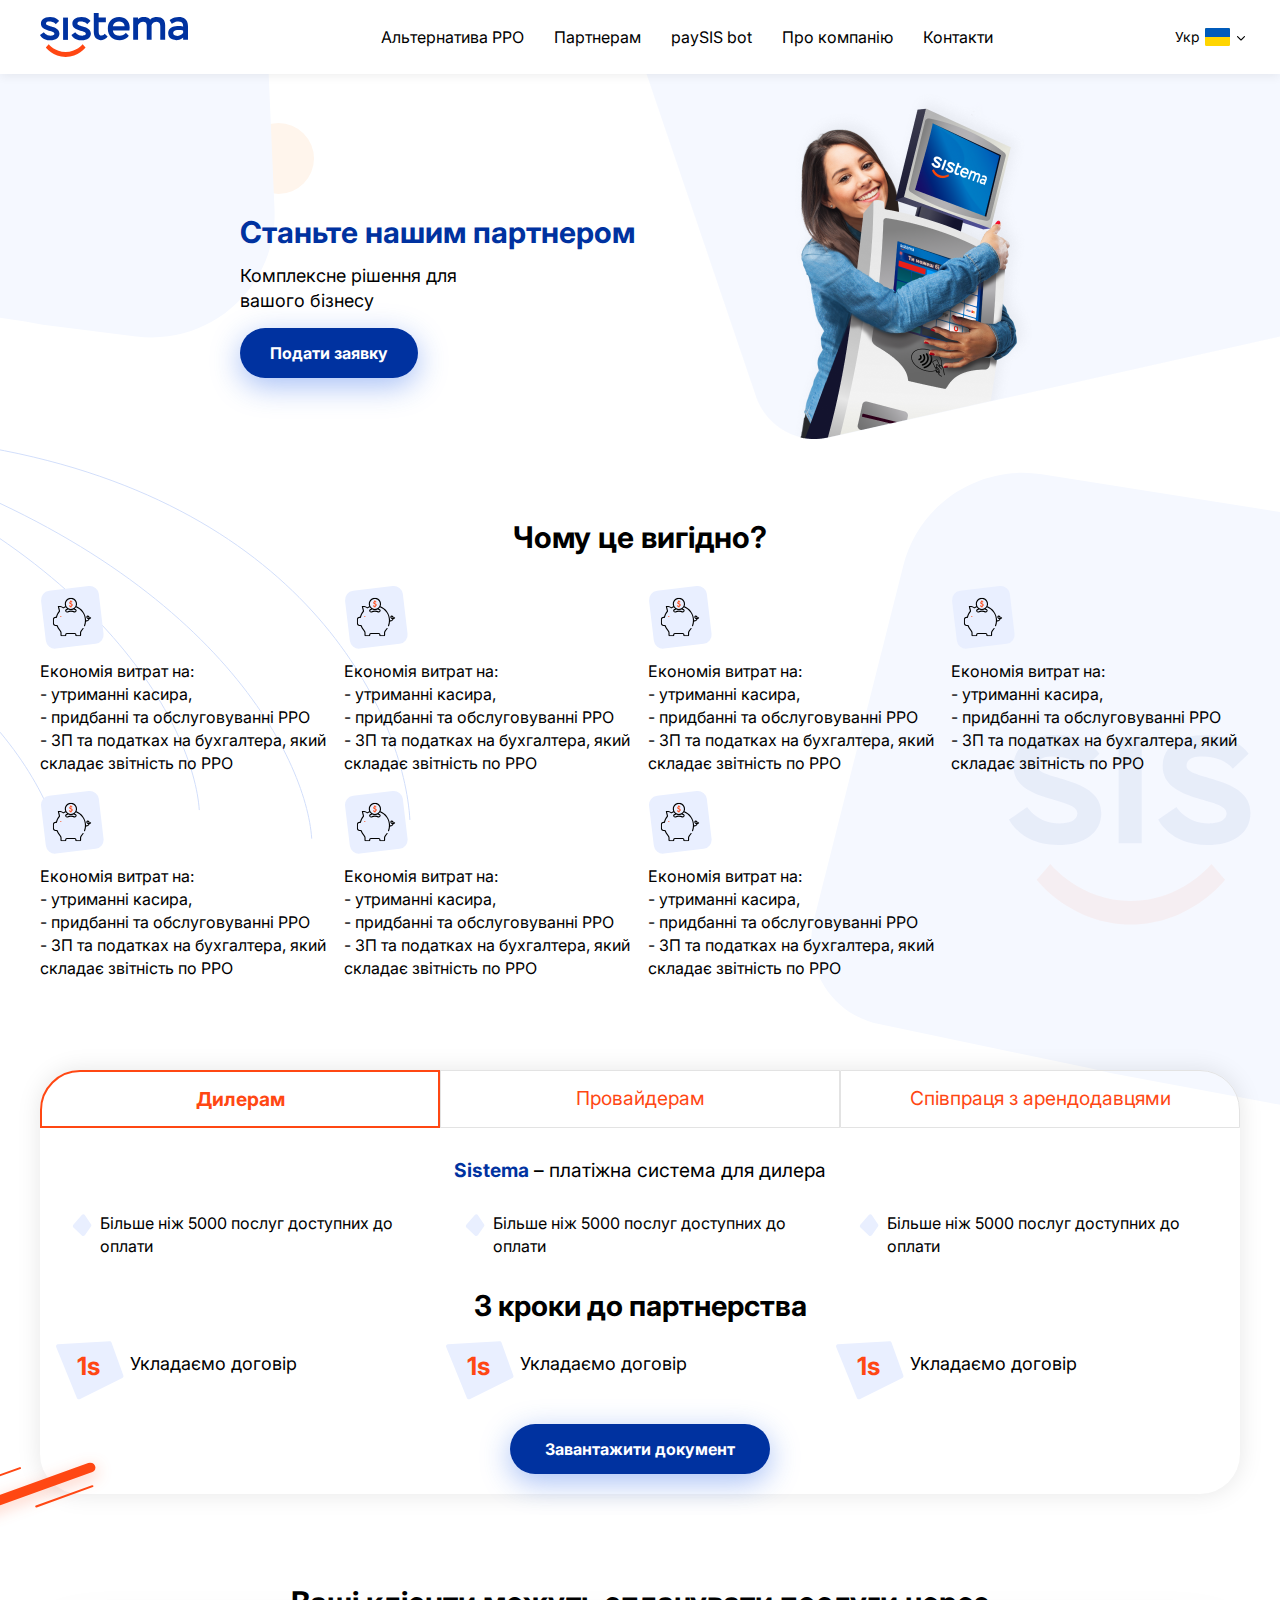
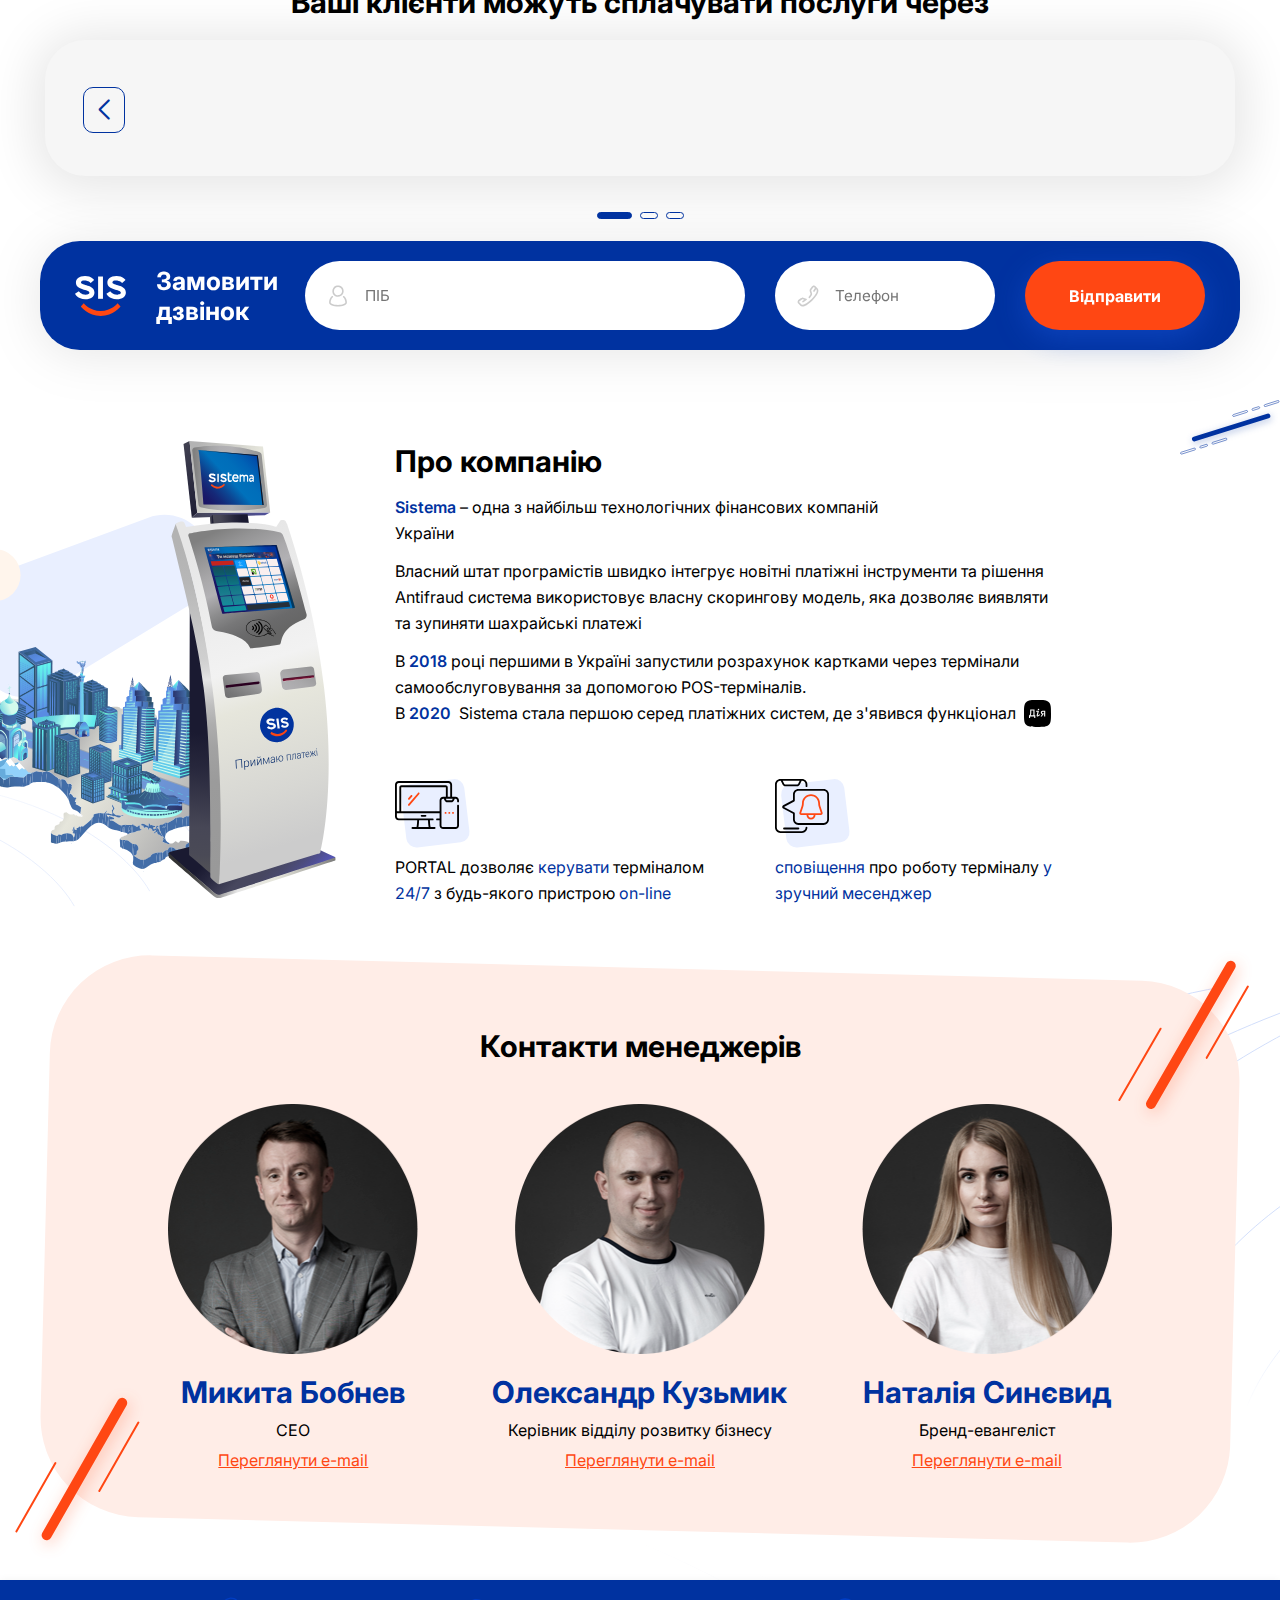
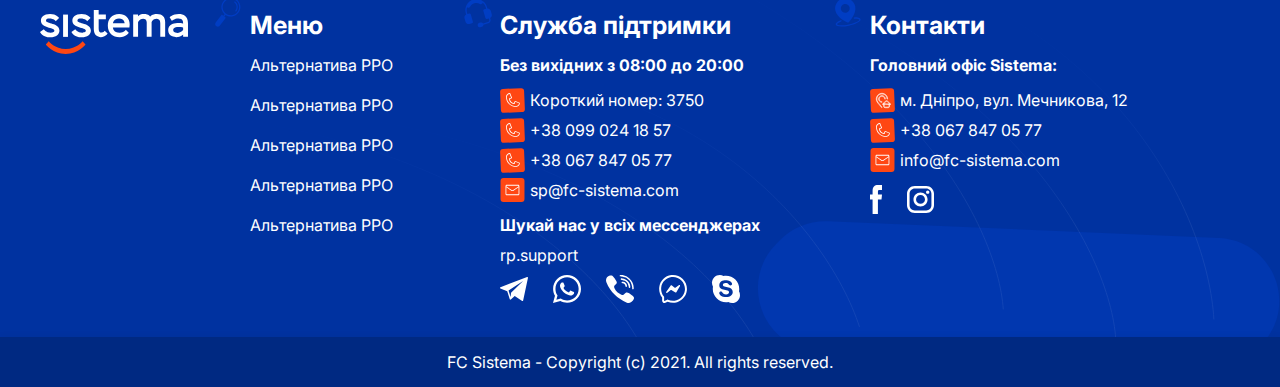
<file: partner.html>
<!DOCTYPE html>
<html>

<head>
    <meta charset="utf-8">
    <meta http-equiv="X-UA-Compatible" content="IE=edge">
    <title></title>
    <meta name="description" content="">
    <meta name="viewport" content="width=device-width, initial-scale=1">
    <link rel="stylesheet" href="css/main.css">
    <link rel="stylesheet" href="https://unpkg.com/swiper/swiper-bundle.min.css" />
    <style>
        .header_main .bg_right {
            display: none;
        }
    </style>
</head>

<body>
    <div class="wrapper">
        <div class="header_main">
            <img src="img/header/bg_left.svg" class="bg_left" alt="bg">
            <img src="img/header/bg_mob_left.svg" class="bg_left_mob" alt="bg">
            <img src="img/header/bg_right.svg" class="bg_right" alt="bg">
            <img src="img/header/bg_mob_right.svg" class="bg_right_mob" alt="bg">
        </div>
        <header class="padding">
            <div class="container">
                <div class="header_wrap">
                    <div class="header_logo">
                        <img src="img/header/header.svg" alt="logo">
                    </div>
                    <nav>
                        <div class="mob nav_header">
                            <div class="header_logo">
                                <img src="img/header/header.svg" alt="logo">
                            </div>
                            <img src="img/header/close.svg" class="close" alt="close">
                        </div>
                        <ul class="nav_ul">
                            <li><a href="#">Альтернатива РРО</a></li>
                            <li><a href="#">Партнерам</a></li>
                            <li><a href="#">paySIS bot</a></li>
                            <li><a href="#">Про компанію</a></li>
                            <li><a href="#">Контакти</a></li>
                        </ul>
                        <div class="mob header_lang_mob">
                            <ul class="header_lang">
                                <li>
                                    <a href="#">Укр <img src="img/header/ua.svg" alt="ua"></a>
                                    <ul class="sub-menu">
                                        <li>
                                            <a href="#">Укр <img src="img/header/ua.svg" alt="ua"></a>
                                        </li>
                                    </ul>
                                </li>
                            </ul>
                        </div>
                        <div class="footer_support mob">
                            <p class="footer_title"> Служба пiдтримки</p>
                            <p class="footer_subtitle">Без вихідних з 08:00 до 20:00</p>
                            <div class="footer_support_link">
                                <a href="tel:+380678470577"><svg width="25" height="25" viewBox="0 0 25 25" fill="none" xmlns="http://www.w3.org/2000/svg">
                                    <rect y="1.04907" width="23.974" height="23.974" rx="3" transform="rotate(-2.50778 0 1.04907)" fill="#FF4713"/>
                                    <g clip-path="url(#clip0)">
                                    <path d="M15.9994 18.9544C13.5747 18.9544 10.9855 18.0635 8.961 16.0391C6.9399 14.0179 6.04565 11.4304 6.04565 9.00068C6.04565 6.85932 7.77811 5.12329 9.92305 5.12329C10.0888 5.12329 10.2377 5.22416 10.2993 5.37801L12.0354 9.71826C12.1185 9.92605 12.0174 10.1619 11.8097 10.245L9.90257 11.0078C10.0375 13.2018 11.7986 14.9629 13.9923 15.0976L14.7551 13.1905C14.8381 12.983 15.0738 12.8816 15.2819 12.9647L19.6221 14.7008C19.7759 14.7624 19.8768 14.9113 19.8768 15.077C19.8768 17.2184 18.1443 18.9544 15.9994 18.9544ZM9.65337 5.94533C8.10147 6.07961 6.85607 7.38098 6.85607 9.00068C6.85607 11.443 7.80713 13.7391 9.53407 15.466C11.261 17.1929 13.5571 18.144 15.9994 18.144C17.6186 18.144 18.9204 16.8993 19.0548 15.3467L15.3571 13.8677L14.6395 15.6615C14.578 15.8154 14.429 15.9163 14.2633 15.9163C11.4071 15.9163 9.08383 13.5929 9.08383 10.7372C9.08383 10.5715 9.1847 10.4221 9.33855 10.3606L11.1324 9.64299L9.65337 5.94533Z" fill="white"/>
                                    </g>
                                    <defs>
                                    <clipPath id="clip0">
                                    <rect width="13.8311" height="13.8311" fill="white" transform="translate(6.04565 5.12329)"/>
                                    </clipPath>
                                    </defs>
                                    </svg>
                                    Короткий номер: 3750</a>
                                <a href="tel:+380678470577" class="active"><svg width="25" height="25" viewBox="0 0 25 25" fill="none" xmlns="http://www.w3.org/2000/svg">
                                    <rect y="1.04907" width="23.974" height="23.974" rx="3" transform="rotate(-2.50778 0 1.04907)" fill="#FF4713"/>
                                    <g clip-path="url(#clip0)">
                                    <path d="M15.9994 18.9544C13.5747 18.9544 10.9855 18.0635 8.961 16.0391C6.9399 14.0179 6.04565 11.4304 6.04565 9.00068C6.04565 6.85932 7.77811 5.12329 9.92305 5.12329C10.0888 5.12329 10.2377 5.22416 10.2993 5.37801L12.0354 9.71826C12.1185 9.92605 12.0174 10.1619 11.8097 10.245L9.90257 11.0078C10.0375 13.2018 11.7986 14.9629 13.9923 15.0976L14.7551 13.1905C14.8381 12.983 15.0738 12.8816 15.2819 12.9647L19.6221 14.7008C19.7759 14.7624 19.8768 14.9113 19.8768 15.077C19.8768 17.2184 18.1443 18.9544 15.9994 18.9544ZM9.65337 5.94533C8.10147 6.07961 6.85607 7.38098 6.85607 9.00068C6.85607 11.443 7.80713 13.7391 9.53407 15.466C11.261 17.1929 13.5571 18.144 15.9994 18.144C17.6186 18.144 18.9204 16.8993 19.0548 15.3467L15.3571 13.8677L14.6395 15.6615C14.578 15.8154 14.429 15.9163 14.2633 15.9163C11.4071 15.9163 9.08383 13.5929 9.08383 10.7372C9.08383 10.5715 9.1847 10.4221 9.33855 10.3606L11.1324 9.64299L9.65337 5.94533Z" fill="white"/>
                                    </g>
                                    <defs>
                                    <clipPath id="clip0">
                                    <rect width="13.8311" height="13.8311" fill="white" transform="translate(6.04565 5.12329)"/>
                                    </clipPath>
                                    </defs>
                                    </svg>
                                    +38 099 024 18 57</a>
                                <a href="tel:+380678470577"><svg width="25" height="25" viewBox="0 0 25 25" fill="none" xmlns="http://www.w3.org/2000/svg">
                                    <rect y="1.04907" width="23.974" height="23.974" rx="3" transform="rotate(-2.50778 0 1.04907)" fill="#FF4713"/>
                                    <g clip-path="url(#clip0)">
                                    <path d="M15.9994 18.9544C13.5747 18.9544 10.9855 18.0635 8.961 16.0391C6.9399 14.0179 6.04565 11.4304 6.04565 9.00068C6.04565 6.85932 7.77811 5.12329 9.92305 5.12329C10.0888 5.12329 10.2377 5.22416 10.2993 5.37801L12.0354 9.71826C12.1185 9.92605 12.0174 10.1619 11.8097 10.245L9.90257 11.0078C10.0375 13.2018 11.7986 14.9629 13.9923 15.0976L14.7551 13.1905C14.8381 12.983 15.0738 12.8816 15.2819 12.9647L19.6221 14.7008C19.7759 14.7624 19.8768 14.9113 19.8768 15.077C19.8768 17.2184 18.1443 18.9544 15.9994 18.9544ZM9.65337 5.94533C8.10147 6.07961 6.85607 7.38098 6.85607 9.00068C6.85607 11.443 7.80713 13.7391 9.53407 15.466C11.261 17.1929 13.5571 18.144 15.9994 18.144C17.6186 18.144 18.9204 16.8993 19.0548 15.3467L15.3571 13.8677L14.6395 15.6615C14.578 15.8154 14.429 15.9163 14.2633 15.9163C11.4071 15.9163 9.08383 13.5929 9.08383 10.7372C9.08383 10.5715 9.1847 10.4221 9.33855 10.3606L11.1324 9.64299L9.65337 5.94533Z" fill="white"/>
                                    </g>
                                    <defs>
                                    <clipPath id="clip0">
                                    <rect width="13.8311" height="13.8311" fill="white" transform="translate(6.04565 5.12329)"/>
                                    </clipPath>
                                    </defs>
                                    </svg>
                                    +38 067 847 05 77</a>
                                <a href="mailto:sp@fc-sistema.com" class="active"><svg width="25" height="25" viewBox="0 0 25 25" fill="none" xmlns="http://www.w3.org/2000/svg">
                                    <rect x="0.512939" y="0.0693359" width="23.974" height="23.974" rx="3" fill="#FF4713"/>
                                    <g clip-path="url(#clip0)">
                                    <path d="M19.3634 8.09777C19.3634 7.39595 18.7924 6.82495 18.0905 6.82495H6.80505C6.10336 6.82498 5.53247 7.3957 5.53223 8.09799V8.09821V15.9107C5.53223 16.6213 6.10903 17.1839 6.80548 17.1839H18.0901C18.8007 17.1839 19.3633 16.6071 19.3633 15.9107V8.09821C19.3633 8.09815 19.3633 8.0981 19.3633 8.09804C19.3634 8.09796 19.3634 8.09788 19.3634 8.09777ZM6.80505 7.6354H18.0905C18.3455 7.6354 18.5529 7.84284 18.5529 8.09845C18.5529 8.23428 18.4854 8.36035 18.3722 8.43577L12.7046 12.2144C12.5486 12.3184 12.347 12.3184 12.1911 12.2144C12.1911 12.2144 6.52324 8.43569 6.52335 8.43577C6.52337 8.4358 6.52326 8.43572 6.52324 8.43569C6.41016 8.36035 6.34265 8.23428 6.34265 8.09777C6.34265 7.84281 6.55009 7.6354 6.80505 7.6354ZM18.0901 16.3735H6.80548C6.5532 16.3735 6.34265 16.1695 6.34265 15.9107V9.28934L11.7415 12.8887C11.956 13.0317 12.2019 13.1032 12.4478 13.1032C12.6937 13.1032 12.9396 13.0317 13.1541 12.8887L18.5529 9.28934V15.9107C18.5529 16.1629 18.349 16.3735 18.0901 16.3735Z" fill="white"/>
                                    </g>
                                    <defs>
                                    <clipPath id="clip0">
                                    <rect width="13.8311" height="13.8311" fill="white" transform="translate(5.53223 5.08887)"/>
                                    </clipPath>
                                    </defs>
                                    </svg>
                                    sp@fc-sistema.com</a>
                            </div>
                            <p class="footer_subtitle bold">Шукай нас у всiх мессенджерах</p>
                            <a href="mailto:rp.support" class="footer_link_sup">rp.support</a>
                            <div class="footer_social_wrap">
                                <a href="#">
                                    <img src="img/header/tg.svg" alt="icon">
                                </a>
                                <a href="#">
                                    <img src="img/header/ws.svg" alt="icon">
                                </a>
                                <a href="#">
                                    <img src="img/header/phone.svg" alt="icon">
                                </a>
                                <a href="#">
                                    <img src="img/header/mes.svg" alt="icon">
                                </a>
                                <a href="#">
                                    <img src="img/header/skype.svg" alt="icon">
                                </a>
                            </div>
                        </div>
                    </nav>
                    <ul class="header_lang">
                        <li>
                            <a href="#">Укр <img src="img/header/ua.svg" alt="ua"></a>
                            <ul class="sub-menu">
                                <li>
                                    <a href="#">Укр <img src="img/header/ua.svg" alt="ua"></a>
                                </li>
                            </ul>
                        </li>
                    </ul>
                    <img src="img/header/menu.svg" class="menu" alt="menu">
                </div>
            </div>
        </header>
        <main>
            <section class="part padding">
                <img src="img/page_part/part_bg_2.png" class="part_bg" alt="part">
                <div class="container">
                    <div class="part_wrap">
                        <div class="part_box">
                            <h1 class="part_title">Станьте нашим партнером</h1>
                            <p class="part_text">Комплексне рішення для<br> вашого бізнесу</p>
                            <a href="#" class="part_btn">Подати заявку</a>
                        </div>
                    </div>
                </div>
            </section>
            <section class="skills padding margin">
                <img src="img/skill/do_bg_1.svg" class="skill_bg_1" alt="do">
                <img src="img/skill/do_bg_2.svg" class="skill_bg_2" alt="do">
                <div class="container">
                    <h2 class="skills_title">Чому це вигідно?</h2>
                    <div class="skills_wrap">
                        <div class="skills_box">
                            <img src="img/skill/skill_1.svg" alt="skill">
                            <p>Економія витрат на:<br> - утриманні касира,<br> - придбанні та обслуговуванні РРО<br> - ЗП та податках на бухгалтера, який складає звітність по РРО</p>
                        </div>
                        <div class="skills_box">
                            <img src="img/skill/skill_1.svg" alt="skill">
                            <p>Економія витрат на:<br> - утриманні касира,<br> - придбанні та обслуговуванні РРО<br> - ЗП та податках на бухгалтера, який складає звітність по РРО</p>
                        </div>
                        <div class="skills_box">
                            <img src="img/skill/skill_1.svg" alt="skill">
                            <p>Економія витрат на:<br> - утриманні касира,<br> - придбанні та обслуговуванні РРО<br> - ЗП та податках на бухгалтера, який складає звітність по РРО</p>
                        </div>
                        <div class="skills_box">
                            <img src="img/skill/skill_1.svg" alt="skill">
                            <p>Економія витрат на:<br> - утриманні касира,<br> - придбанні та обслуговуванні РРО<br> - ЗП та податках на бухгалтера, який складає звітність по РРО</p>
                        </div>
                        <div class="skills_box">
                            <img src="img/skill/skill_1.svg" alt="skill">
                            <p>Економія витрат на:<br> - утриманні касира,<br> - придбанні та обслуговуванні РРО<br> - ЗП та податках на бухгалтера, який складає звітність по РРО</p>
                        </div>
                        <div class="skills_box">
                            <img src="img/skill/skill_1.svg" alt="skill">
                            <p>Економія витрат на:<br> - утриманні касира,<br> - придбанні та обслуговуванні РРО<br> - ЗП та податках на бухгалтера, який складає звітність по РРО</p>
                        </div>
                        <div class="skills_box">
                            <img src="img/skill/skill_1.svg" alt="skill">
                            <p>Економія витрат на:<br> - утриманні касира,<br> - придбанні та обслуговуванні РРО<br> - ЗП та податках на бухгалтера, який складає звітність по РРО</p>
                        </div>
                    </div>
                </div>
            </section>
            <section class="tab padding margin">
                <div class="container">
                    <img src="img/page_part/line.svg" class="line_1" alt="line">
                    <div class="tabs">
                        <ul class="tabs__caption">
                            <li class="active">Дилерам</li>
                            <li>Провайдерам</li>
                            <li>Спiвпраця з арендодавцями</li>
                        </ul>
                        <div class="tabs__content active">
                            <div class="tabs_wrap">
                                <p class="tabs_title"><span>Sistema</span> – платіжна система для дилера</p>
                                <div class="tabs_list">
                                    <li><svg width="25" height="26" viewBox="0 0 25 26" fill="none" xmlns="http://www.w3.org/2000/svg">
                                        <path d="M11.8383 23.4387C12.7207 24.2667 14.1304 24.1276 14.834 23.1432L20.9867 14.5349C21.4703 13.8583 21.4847 12.953 21.0229 12.2613L14.9651 3.18897C14.2311 2.08959 12.6514 1.99211 11.7877 2.99289L3.31424 12.8116C2.61373 13.6233 2.67794 14.843 3.45983 15.5767L11.8383 23.4387Z" fill="#E9EFFF"/>
                                        </svg> Більше ніж 5000 послуг доступних до оплати</li>
                                    <li><svg width="25" height="26" viewBox="0 0 25 26" fill="none" xmlns="http://www.w3.org/2000/svg">
                                            <path d="M11.8383 23.4387C12.7207 24.2667 14.1304 24.1276 14.834 23.1432L20.9867 14.5349C21.4703 13.8583 21.4847 12.953 21.0229 12.2613L14.9651 3.18897C14.2311 2.08959 12.6514 1.99211 11.7877 2.99289L3.31424 12.8116C2.61373 13.6233 2.67794 14.843 3.45983 15.5767L11.8383 23.4387Z" fill="#E9EFFF"/>
                                            </svg> Більше ніж 5000 послуг доступних до оплати</li>
                                    <li><svg width="25" height="26" viewBox="0 0 25 26" fill="none" xmlns="http://www.w3.org/2000/svg">
                                                <path d="M11.8383 23.4387C12.7207 24.2667 14.1304 24.1276 14.834 23.1432L20.9867 14.5349C21.4703 13.8583 21.4847 12.953 21.0229 12.2613L14.9651 3.18897C14.2311 2.08959 12.6514 1.99211 11.7877 2.99289L3.31424 12.8116C2.61373 13.6233 2.67794 14.843 3.45983 15.5767L11.8383 23.4387Z" fill="#E9EFFF"/>
                                                </svg> Більше ніж 5000 послуг доступних до оплати</li>
                                </div>
                                <p class="tabs_title_2">3 кроки до партнерства</p>
                                <div class="tabs_list_2">
                                    <li><span>1s</span><svg width="87" height="89" viewBox="0 0 87 89" fill="none" xmlns="http://www.w3.org/2000/svg">
                                        <path d="M77.3681 59.9662C78.2791 59.5148 78.7065 58.4518 78.3616 57.4955L66.4874 24.5743C66.1874 23.7424 65.3766 23.2063 64.4936 23.256L12.902 26.1603C11.5333 26.2373 10.6461 27.6372 11.1606 28.9078L31.8881 80.0981C32.3248 81.1768 33.5869 81.6562 34.6297 81.1396L77.3681 59.9662Z" fill="#E9EFFF"/>
                                        </svg> Укладаємо договiр</li>
                                    <li><span>1s</span><svg width="87" height="89" viewBox="0 0 87 89" fill="none" xmlns="http://www.w3.org/2000/svg">
                                            <path d="M77.3681 59.9662C78.2791 59.5148 78.7065 58.4518 78.3616 57.4955L66.4874 24.5743C66.1874 23.7424 65.3766 23.2063 64.4936 23.256L12.902 26.1603C11.5333 26.2373 10.6461 27.6372 11.1606 28.9078L31.8881 80.0981C32.3248 81.1768 33.5869 81.6562 34.6297 81.1396L77.3681 59.9662Z" fill="#E9EFFF"/>
                                            </svg> Укладаємо договiр</li>
                                    <li><span>1s</span><svg width="87" height="89" viewBox="0 0 87 89" fill="none" xmlns="http://www.w3.org/2000/svg">
                                                <path d="M77.3681 59.9662C78.2791 59.5148 78.7065 58.4518 78.3616 57.4955L66.4874 24.5743C66.1874 23.7424 65.3766 23.2063 64.4936 23.256L12.902 26.1603C11.5333 26.2373 10.6461 27.6372 11.1606 28.9078L31.8881 80.0981C32.3248 81.1768 33.5869 81.6562 34.6297 81.1396L77.3681 59.9662Z" fill="#E9EFFF"/>
                                                </svg> Укладаємо договiр</li>
                                </div>
                                <div class="tabs_btn">
                                    <a href="#">Завантажити документ</a>
                                </div>
                            </div>
                        </div>
                        <div class="tabs__content">
                            <div class="tabs_wrap">
                                <p class="tabs_title"><span>Sistema</span> – платіжна система для дилера</p>
                                <div class="tabs_list">
                                    <li><svg width="25" height="26" viewBox="0 0 25 26" fill="none" xmlns="http://www.w3.org/2000/svg">
                                        <path d="M11.8383 23.4387C12.7207 24.2667 14.1304 24.1276 14.834 23.1432L20.9867 14.5349C21.4703 13.8583 21.4847 12.953 21.0229 12.2613L14.9651 3.18897C14.2311 2.08959 12.6514 1.99211 11.7877 2.99289L3.31424 12.8116C2.61373 13.6233 2.67794 14.843 3.45983 15.5767L11.8383 23.4387Z" fill="#E9EFFF"/>
                                        </svg> Більше ніж 5000 послуг доступних до оплати</li>
                                    <li><svg width="25" height="26" viewBox="0 0 25 26" fill="none" xmlns="http://www.w3.org/2000/svg">
                                            <path d="M11.8383 23.4387C12.7207 24.2667 14.1304 24.1276 14.834 23.1432L20.9867 14.5349C21.4703 13.8583 21.4847 12.953 21.0229 12.2613L14.9651 3.18897C14.2311 2.08959 12.6514 1.99211 11.7877 2.99289L3.31424 12.8116C2.61373 13.6233 2.67794 14.843 3.45983 15.5767L11.8383 23.4387Z" fill="#E9EFFF"/>
                                            </svg> Більше ніж 5000 послуг доступних до оплати</li>
                                    <li><svg width="25" height="26" viewBox="0 0 25 26" fill="none" xmlns="http://www.w3.org/2000/svg">
                                                <path d="M11.8383 23.4387C12.7207 24.2667 14.1304 24.1276 14.834 23.1432L20.9867 14.5349C21.4703 13.8583 21.4847 12.953 21.0229 12.2613L14.9651 3.18897C14.2311 2.08959 12.6514 1.99211 11.7877 2.99289L3.31424 12.8116C2.61373 13.6233 2.67794 14.843 3.45983 15.5767L11.8383 23.4387Z" fill="#E9EFFF"/>
                                                </svg> Більше ніж 5000 послуг доступних до оплати</li>
                                </div>
                                <p class="tabs_title_2">3 кроки до партнерства</p>
                                <div class="tabs_list_2">
                                    <li><span>1s</span><svg width="87" height="89" viewBox="0 0 87 89" fill="none" xmlns="http://www.w3.org/2000/svg">
                                        <path d="M77.3681 59.9662C78.2791 59.5148 78.7065 58.4518 78.3616 57.4955L66.4874 24.5743C66.1874 23.7424 65.3766 23.2063 64.4936 23.256L12.902 26.1603C11.5333 26.2373 10.6461 27.6372 11.1606 28.9078L31.8881 80.0981C32.3248 81.1768 33.5869 81.6562 34.6297 81.1396L77.3681 59.9662Z" fill="#E9EFFF"/>
                                        </svg> Укладаємо договiр</li>
                                    <li><span>1s</span><svg width="87" height="89" viewBox="0 0 87 89" fill="none" xmlns="http://www.w3.org/2000/svg">
                                            <path d="M77.3681 59.9662C78.2791 59.5148 78.7065 58.4518 78.3616 57.4955L66.4874 24.5743C66.1874 23.7424 65.3766 23.2063 64.4936 23.256L12.902 26.1603C11.5333 26.2373 10.6461 27.6372 11.1606 28.9078L31.8881 80.0981C32.3248 81.1768 33.5869 81.6562 34.6297 81.1396L77.3681 59.9662Z" fill="#E9EFFF"/>
                                            </svg> Укладаємо договiр</li>
                                    <li><span>1s</span><svg width="87" height="89" viewBox="0 0 87 89" fill="none" xmlns="http://www.w3.org/2000/svg">
                                                <path d="M77.3681 59.9662C78.2791 59.5148 78.7065 58.4518 78.3616 57.4955L66.4874 24.5743C66.1874 23.7424 65.3766 23.2063 64.4936 23.256L12.902 26.1603C11.5333 26.2373 10.6461 27.6372 11.1606 28.9078L31.8881 80.0981C32.3248 81.1768 33.5869 81.6562 34.6297 81.1396L77.3681 59.9662Z" fill="#E9EFFF"/>
                                                </svg> Укладаємо договiр</li>
                                </div>
                                <div class="tabs_btn">
                                    <a href="#">Завантажити документ</a>
                                </div>
                            </div>
                        </div>
                        <div class="tabs__content">
                            <div class="tabs_wrap">
                                <p class="tabs_title"><span>Sistema</span> – платіжна система для дилера</p>
                                <div class="tabs_list">
                                    <li><svg width="25" height="26" viewBox="0 0 25 26" fill="none" xmlns="http://www.w3.org/2000/svg">
                                        <path d="M11.8383 23.4387C12.7207 24.2667 14.1304 24.1276 14.834 23.1432L20.9867 14.5349C21.4703 13.8583 21.4847 12.953 21.0229 12.2613L14.9651 3.18897C14.2311 2.08959 12.6514 1.99211 11.7877 2.99289L3.31424 12.8116C2.61373 13.6233 2.67794 14.843 3.45983 15.5767L11.8383 23.4387Z" fill="#E9EFFF"/>
                                        </svg> Більше ніж 5000 послуг доступних до оплати</li>
                                    <li><svg width="25" height="26" viewBox="0 0 25 26" fill="none" xmlns="http://www.w3.org/2000/svg">
                                            <path d="M11.8383 23.4387C12.7207 24.2667 14.1304 24.1276 14.834 23.1432L20.9867 14.5349C21.4703 13.8583 21.4847 12.953 21.0229 12.2613L14.9651 3.18897C14.2311 2.08959 12.6514 1.99211 11.7877 2.99289L3.31424 12.8116C2.61373 13.6233 2.67794 14.843 3.45983 15.5767L11.8383 23.4387Z" fill="#E9EFFF"/>
                                            </svg> Більше ніж 5000 послуг доступних до оплати</li>
                                    <li><svg width="25" height="26" viewBox="0 0 25 26" fill="none" xmlns="http://www.w3.org/2000/svg">
                                                <path d="M11.8383 23.4387C12.7207 24.2667 14.1304 24.1276 14.834 23.1432L20.9867 14.5349C21.4703 13.8583 21.4847 12.953 21.0229 12.2613L14.9651 3.18897C14.2311 2.08959 12.6514 1.99211 11.7877 2.99289L3.31424 12.8116C2.61373 13.6233 2.67794 14.843 3.45983 15.5767L11.8383 23.4387Z" fill="#E9EFFF"/>
                                                </svg> Більше ніж 5000 послуг доступних до оплати</li>
                                </div>
                                <p class="tabs_title_2">3 кроки до партнерства</p>
                                <div class="tabs_list_2">
                                    <li><span>1s</span><svg width="87" height="89" viewBox="0 0 87 89" fill="none" xmlns="http://www.w3.org/2000/svg">
                                        <path d="M77.3681 59.9662C78.2791 59.5148 78.7065 58.4518 78.3616 57.4955L66.4874 24.5743C66.1874 23.7424 65.3766 23.2063 64.4936 23.256L12.902 26.1603C11.5333 26.2373 10.6461 27.6372 11.1606 28.9078L31.8881 80.0981C32.3248 81.1768 33.5869 81.6562 34.6297 81.1396L77.3681 59.9662Z" fill="#E9EFFF"/>
                                        </svg> Укладаємо договiр</li>
                                    <li><span>1s</span><svg width="87" height="89" viewBox="0 0 87 89" fill="none" xmlns="http://www.w3.org/2000/svg">
                                            <path d="M77.3681 59.9662C78.2791 59.5148 78.7065 58.4518 78.3616 57.4955L66.4874 24.5743C66.1874 23.7424 65.3766 23.2063 64.4936 23.256L12.902 26.1603C11.5333 26.2373 10.6461 27.6372 11.1606 28.9078L31.8881 80.0981C32.3248 81.1768 33.5869 81.6562 34.6297 81.1396L77.3681 59.9662Z" fill="#E9EFFF"/>
                                            </svg> Укладаємо договiр</li>
                                    <li><span>1s</span><svg width="87" height="89" viewBox="0 0 87 89" fill="none" xmlns="http://www.w3.org/2000/svg">
                                                <path d="M77.3681 59.9662C78.2791 59.5148 78.7065 58.4518 78.3616 57.4955L66.4874 24.5743C66.1874 23.7424 65.3766 23.2063 64.4936 23.256L12.902 26.1603C11.5333 26.2373 10.6461 27.6372 11.1606 28.9078L31.8881 80.0981C32.3248 81.1768 33.5869 81.6562 34.6297 81.1396L77.3681 59.9662Z" fill="#E9EFFF"/>
                                                </svg> Укладаємо договiр</li>
                                </div>
                                <div class="tabs_btn">
                                    <a href="#">Завантажити документ</a>
                                </div>
                            </div>
                        </div>
                    </div>
                </div>
            </section>
            <section class="partners padding_mob">
                <div class="container">
                    <h3 class="partners_title">Ваші клієнти можуть сплачувати послуги через </h3>
                    <div class="partners_wrap">
                        <div class="swiper-button-prev"></div>
                        <div class="swiper-container">
                            <div class="swiper-wrapper">
                                <div class="swiper-slide">
                                    <img src="img/part/part.svg" loading="lazy" alt="part">
                                </div>
                                <div class="swiper-slide">
                                    <img src="img/part/part.svg" loading="lazy" alt="part">
                                </div>
                                <div class="swiper-slide">
                                    <img src="img/part/part.svg" loading="lazy" alt="part">
                                </div>
                                <div class="swiper-slide">
                                    <img src="img/part/part.svg" loading="lazy" alt="part">
                                </div>
                                <div class="swiper-slide">
                                    <img src="img/part/part.svg" loading="lazy" alt="part">
                                </div>
                                <div class="swiper-slide">
                                    <img src="img/part/part.svg" loading="lazy" alt="part">
                                </div>
                            </div>
                        </div>
                        <div class="swiper-pagination"></div>
                        <div class="swiper-button-next"></div>
                    </div>
                </div>
            </section>
            <section class="form padding">
                <div class="container">
                    <div class="form_wrap">
                        <div class="form_info">
                            <img src="img/form/logo.svg" alt="logo">
                            <p class="form_title">Замовити<br> дзвiнок</p>
                        </div>
                        <form class="form_feedback">
                            <div class="form_feedback_input">
                                <svg width="26" height="26" viewBox="0 0 26 26" fill="none" xmlns="http://www.w3.org/2000/svg">
                                    <g opacity="0.2">
                                    <path d="M19.2866 13.1471C19.2112 13.0701 19.1212 13.0088 19.0219 12.9668C18.9225 12.9249 18.8158 12.9031 18.708 12.9028C18.6002 12.9025 18.4934 12.9237 18.3938 12.9651C18.2943 13.0065 18.2039 13.0673 18.1281 13.144C18.0523 13.2207 17.9925 13.3116 17.9522 13.4117C17.9119 13.5117 17.8919 13.6187 17.8934 13.7265C17.8949 13.8343 17.9178 13.9408 17.9608 14.0396C18.0039 14.1385 18.0662 14.2278 18.1441 14.3024C18.8334 14.9807 19.3803 15.7898 19.7527 16.6824C20.125 17.5749 20.3154 18.5328 20.3125 19.4999C20.3125 20.4937 17.464 21.9374 13 21.9374C8.53608 21.9374 5.68754 20.493 5.68754 19.4983C5.6848 18.5378 5.8726 17.5864 6.24007 16.699C6.60753 15.8116 7.14737 15.0059 7.82831 14.3286C7.90533 14.2535 7.96667 14.1639 8.00878 14.0649C8.05088 13.9659 8.07292 13.8596 8.0736 13.752C8.07428 13.6444 8.0536 13.5378 8.01275 13.4383C7.9719 13.3388 7.9117 13.2484 7.83564 13.1723C7.75958 13.0963 7.66917 13.0361 7.56967 12.9952C7.47016 12.9544 7.36353 12.9337 7.25597 12.9344C7.1484 12.935 7.04205 12.9571 6.94306 12.9992C6.84408 13.0413 6.75445 13.1026 6.67936 13.1796C5.84689 14.0077 5.18696 14.9927 4.73778 16.0776C4.2886 17.1625 4.05909 18.3257 4.06254 19.4999C4.06254 22.1386 8.66698 23.5624 13 23.5624C17.3331 23.5624 21.9375 22.1386 21.9375 19.4999C21.9411 18.3178 21.7085 17.1469 21.2533 16.056C20.798 14.965 20.1294 13.9761 19.2866 13.1471Z" fill="black"/>
                                    <path d="M13 13.8125C14.1249 13.8125 15.2245 13.4789 16.1598 12.854C17.0951 12.229 17.8241 11.3408 18.2546 10.3015C18.685 9.26225 18.7977 8.11869 18.5782 7.01542C18.3588 5.91216 17.8171 4.89874 17.0217 4.10333C16.2263 3.30792 15.2128 2.76624 14.1096 2.54679C13.0063 2.32733 11.8627 2.43996 10.8235 2.87044C9.78423 3.30091 8.89597 4.02989 8.27102 4.96519C7.64607 5.9005 7.3125 7.00012 7.3125 8.125C7.31424 9.63288 7.91402 11.0785 8.98025 12.1447C10.0465 13.211 11.4921 13.8107 13 13.8125ZM13 4.0625C13.8035 4.0625 14.5889 4.30076 15.257 4.74715C15.9251 5.19355 16.4458 5.82802 16.7533 6.57035C17.0607 7.31267 17.1412 8.1295 16.9844 8.91755C16.8277 9.7056 16.4408 10.4295 15.8726 10.9976C15.3045 11.5658 14.5806 11.9527 13.7926 12.1094C13.0045 12.2662 12.1877 12.1857 11.4453 11.8783C10.703 11.5708 10.0685 11.0501 9.62216 10.382C9.17576 9.71392 8.9375 8.92848 8.9375 8.125C8.93877 7.04794 9.36719 6.01537 10.1288 5.25378C10.8904 4.49219 11.9229 4.06377 13 4.0625Z" fill="black"/>
                                    </g>
                                </svg>
                                <input type="text" placeholder="ПIБ">
                            </div>
                            <div class="form_feedback_input">
                                <svg width="26" height="26" viewBox="0 0 26 26" fill="none" xmlns="http://www.w3.org/2000/svg">
                                    <g opacity="0.2">
                                    <path d="M22.3852 5.15932L20.5379 3.31105C20.2893 3.06276 19.9899 2.87123 19.6602 2.74961C19.3306 2.62799 18.9785 2.57917 18.6282 2.6065C18.2779 2.63382 17.9376 2.73665 17.6308 2.90792C17.324 3.07919 17.0579 3.31483 16.8508 3.59867L15.0568 6.05998C14.8335 6.36739 14.685 6.7226 14.6229 7.09743C14.5609 7.47226 14.587 7.8564 14.6993 8.21936C14.9318 8.96483 15.2785 10.0749 15.4825 10.7608C15.5416 10.9466 15.5282 11.1478 15.4452 11.3242C15.0038 12.2113 14.4335 13.0281 13.7527 13.7482C13.6042 13.9013 13.5218 14.1067 13.5234 14.3201C13.5251 14.5334 13.6105 14.7376 13.7614 14.8884C13.9122 15.0393 14.1164 15.1248 14.3297 15.1264C14.5431 15.128 14.7485 15.0457 14.9016 14.8971C15.7084 14.0549 16.3818 13.0945 16.8987 12.049C17.1687 11.5009 17.2181 10.8701 17.0369 10.2867C16.8353 9.60671 16.4853 8.48716 16.2505 7.73544C16.2131 7.61479 16.2042 7.48707 16.2248 7.36242C16.2453 7.23776 16.2946 7.11961 16.3688 7.01735L18.1636 4.55547C18.2326 4.4612 18.3211 4.38297 18.4232 4.32613C18.5253 4.26929 18.6384 4.2352 18.7549 4.22619C18.8714 4.21717 18.9884 4.23345 19.098 4.27391C19.2076 4.31436 19.3072 4.37804 19.3899 4.46057L19.9342 5.00495L18.3028 7.5211C18.2421 7.61057 18.1998 7.71127 18.1785 7.8173C18.1572 7.92332 18.1572 8.03254 18.1786 8.13854C18.2001 8.24454 18.2425 8.3452 18.3033 8.43461C18.3641 8.52402 18.4422 8.60038 18.533 8.65922C18.6237 8.71806 18.7253 8.7582 18.8317 8.77727C18.9382 8.79634 19.0474 8.79397 19.1529 8.7703C19.2584 8.74662 19.3582 8.70212 19.4463 8.63939C19.5344 8.57667 19.6091 8.49698 19.666 8.40502L21.1082 6.18064L21.2347 6.30714C21.4249 6.51039 21.5719 6.75023 21.6665 7.01206C21.7612 7.27389 21.8016 7.55224 21.7853 7.83017C21.7772 9.26115 20.8221 11.895 16.3172 16.3158C11.5989 20.9462 7.85457 22.7896 6.29863 21.2459L4.45141 19.3976C4.36898 19.315 4.30538 19.2155 4.26499 19.1061C4.22461 18.9966 4.20838 18.8797 4.21742 18.7633C4.22647 18.647 4.26057 18.534 4.3174 18.4321C4.37423 18.3302 4.45242 18.2417 4.54663 18.1729L7.00794 16.3785C7.10989 16.304 7.22791 16.2545 7.3525 16.2339C7.47708 16.2134 7.60475 16.2224 7.72522 16.2603L9.26352 16.7401L7.50763 17.967C7.33093 18.0905 7.21054 18.2792 7.17294 18.4915C7.13534 18.7038 7.18362 18.9223 7.30714 19.099C7.43067 19.2757 7.61934 19.3961 7.83163 19.4337C8.04392 19.4713 8.26246 19.423 8.43916 19.2995L11.5519 17.1243C11.7285 17.0007 11.8487 16.8121 11.8862 16.5999C11.9237 16.3878 11.8754 16.1694 11.7519 15.9928C11.6469 15.8486 11.4965 15.744 11.3248 15.6957L11.329 15.6826L8.20898 14.7094C7.84633 14.5968 7.46241 14.5704 7.08775 14.6322C6.71309 14.6941 6.35804 14.8425 6.05082 15.0656L3.58894 16.8601C3.30505 17.0672 3.0694 17.3335 2.89818 17.6404C2.72697 17.9473 2.62426 18.2877 2.59711 18.6381C2.56997 18.9885 2.61903 19.3406 2.74093 19.6703C2.86283 19.9999 3.05467 20.2992 3.30327 20.5477L5.15138 22.3968C5.48547 22.7318 5.88416 22.9953 6.32324 23.1714C6.76232 23.3475 7.23261 23.4325 7.70555 23.4212C9.75898 23.4212 12.8432 22.0021 17.4556 17.4759C21.3927 13.6121 23.3961 10.37 23.4104 7.8396C23.4301 7.34668 23.3493 6.85491 23.1731 6.39416C22.9968 5.93341 22.7288 5.51329 22.3852 5.15932Z" fill="black"/>
                                    </g>
                                </svg>
                                <input type="tel" placeholder="Телефон">
                            </div>
                            <button type="submit">Вiдправити</button>
                        </form>
                    </div>
                </div>
            </section>
            <section class="about padding">
                <img src="img/about/about_arr.svg" class="about_arr" alt="arr">
                <div class="container">
                    <img src="img/about/about_bg.svg" class="about_bg" alt="arr">
                    <div class="about_wrap">
                        <img src="img/about/about.svg" loading="lazy" class="about_img" height="640" width="585" alt="about">
                        <div class="about_info">
                            <img src="img/about/about_mob.svg" class="about_img_mob" alt="about">
                            <h3 class="about_title">Про компанію</h3>
                            <div class="about_text">
                                <p>
                                    <span>Sistema</span> – одна з найбільш технологічних фінансових компаній<br> України
                                </p>
                                <p>Власний штат програмістів швидко інтегрує новітні платіжні інструменти та рішення<br> Antifraud система використовує власну скорингову модель, яка дозволяє виявляти<br> та зупиняти шахрайські платежі</p>
                                <p>В <span>2018</span> році першими в Україні запустили розрахунок картками через термінали<br> самообслуговування за допомогою POS-терміналів.<br></p>
                                <p>В <span>2020</span>  Sistema стала першою серед платіжних систем, де з'явився функціонал</p>
                            </div>
                            <div class="about_icon_wrap">
                                <div class="about_icon_item">
                                    <img src="img/about/about_icon_1.svg" loading="lazy" alt="about">
                                    <p>PORTAL дозволяє <span>керувати</span> терміналом <span>24/7</span> з будь-якого пристрою <span>on-line</span></p>
                                </div>
                                <div class="about_icon_item">
                                    <img src="img/about/about_icon_2.svg" loading="lazy" alt="about">
                                    <p><span>сповіщення</span> про роботу терміналу <span>у<br> зручний месенджер</span></p>
                                </div>
                            </div>
                        </div>
                    </div>
                </div>
            </section>
            <section class="contact padding_mob ">
                <img src="img/contact/ar_bg.svg" class="arr_bg" alt="bg">
                <div class="container">
                    <img src="img/contact/rh.svg" class="right" alt="rh">
                    <img src="img/contact/lf.svg" class="left" alt="lf">
                    <h3 class="contact_title">Контакти менеджерів</h3>
                    <div class="contact_wrap">
                        <div class="contact_box">
                            <img src="img/contact/con1.png" loading="lazy" height="250" width="250" alt="contact">
                            <p class="contact_name">Микита Бобнев</p>
                            <p class="contact_prof">СЕО</p>
                            <a href="mailto:email@mail.ru" class="contact_link"><span class="show">Переглянути e-mail</span><span class="hide">email@mail.ru</span></a>
                        </div>
                        <div class="contact_box">
                            <img src="img/contact/con2.png" loading="lazy" height="250" width="250" alt="contact">
                            <p class="contact_name">Олександр Кузьмик</p>
                            <p class="contact_prof">Керівник відділу розвитку бізнесу</p>
                            <a href="mailto:email@mail.ru" class="contact_link"><span class="show">Переглянути e-mail</span><span class="hide">email@mail.ru</span></a>
                        </div>
                        <div class="contact_box">
                            <img src="img/contact/con3.png" loading="lazy" height="250" width="250" alt="contact">
                            <p class="contact_name">Наталія Синєвид</p>
                            <p class="contact_prof">Бренд-евангеліст</p>
                            <a href="mailto:email@mail.ru" class="contact_link"><span class="show">Переглянути e-mail</span><span class="hide">email@mail.ru</span></a>
                        </div>
                    </div>
                </div>
            </section>
        </main>
        <footer class="padding">
            <img src="img/footer/lin_bg.svg" class="line" loading="lazy" alt="line">
            <img src="img/footer/footer_bg.svg" class="bg" loading="lazy" alt="bg">
            <div class="container">
                <div class="footer_wrap">
                    <div class="footer_logo">
                        <img src="img/footer/logo.svg" height="44" width="148" alt="logo">
                    </div>
                    <div class="footer_menu">
                        <p class="footer_title"> <svg width="35" height="35" viewBox="0 0 35 35" fill="none" xmlns="http://www.w3.org/2000/svg">
                            <g clip-path="url(#clip0)">
                            <path d="M9.72602 30.6572L15.4824 23.2031C15.6965 22.9258 15.6453 22.5276 15.3681 22.3135L14.3642 21.5384L15.5799 19.9641C17.4276 21.2048 19.7128 21.8102 22.0885 21.5048C27.2915 20.8361 30.9805 16.0591 30.3118 10.856C29.6431 5.65295 24.8661 1.96395 19.663 2.63265C14.46 3.30134 10.771 8.0784 11.4397 13.2815C11.745 15.6572 12.9085 17.715 14.5761 19.1889L13.3604 20.7632L12.3566 19.988C12.0793 19.7739 11.6811 19.8251 11.4671 20.1023L5.71071 27.5565C5.29617 28.0925 5.11569 28.7581 5.20207 29.4302C5.28846 30.1024 5.63137 30.7007 6.16799 31.1145C6.70406 31.529 7.36959 31.7095 8.04176 31.6231C8.71392 31.5368 9.31219 31.1938 9.72602 30.6572ZM12.6978 13.1198C12.1182 8.61026 15.3155 4.47031 19.8247 3.89079C24.3339 3.31127 28.4741 6.5082 29.0537 11.0177C29.6333 15.5272 26.436 19.6672 21.9268 20.2467C17.4176 20.8262 13.2774 17.6293 12.6978 13.1198ZM25.2666 16.0264C25.2459 15.8654 25.2866 15.6967 25.3937 15.558C27.3177 13.0662 26.8561 9.47479 24.3647 7.5508C24.0874 7.33672 24.0363 6.93852 24.2503 6.66129C24.4644 6.38407 24.8626 6.33289 25.1398 6.54697C28.1847 8.89831 28.7489 13.2883 26.3976 16.3331C26.1835 16.6104 25.7853 16.6615 25.5081 16.4475C25.3693 16.3403 25.2872 16.1871 25.2666 16.0264Z" fill="#003DC3"/>
                            </g>
                            <defs>
                            <clipPath id="clip0">
                            <rect width="30.4438" height="30.4438" fill="white" transform="translate(30.1956) rotate(82.6765)"/>
                            </clipPath>
                            </defs>
                            </svg> Меню
                        </p>
                        <ul>
                            <li>
                                <a href="#">Альтернатива РРО</a>
                            </li>
                            <li>
                                <a href="#">Альтернатива РРО</a>
                            </li>
                            <li>
                                <a href="#">Альтернатива РРО</a>
                            </li>
                            <li>
                                <a href="#">Альтернатива РРО</a>
                            </li>
                            <li>
                                <a href="#">Альтернатива РРО</a>
                            </li>
                        </ul>
                    </div>
                    <div class="footer_support">
                        <p class="footer_title"><svg width="35" height="36" viewBox="0 0 35 36" fill="none" xmlns="http://www.w3.org/2000/svg">
                            <path d="M27.4004 13.4439L27.0263 12.1298C25.3575 6.26673 19.2301 2.8546 13.3671 4.52342C7.50402 6.19223 4.09189 12.3196 5.7607 18.1827L6.13474 19.4968C4.79169 20.1931 4.0752 21.7628 4.50505 23.273L5.48419 26.713C5.97501 28.4374 7.77723 29.441 9.50162 28.9502L12.0035 28.2381C12.6933 28.0417 13.0947 27.321 12.8983 26.6311L10.851 19.4383C10.6547 18.7484 9.93394 18.3471 9.24405 18.5435L7.36768 19.0775L7.01162 17.8266C6.47621 15.9456 6.536 14.0343 7.07482 12.2917L7.45375 12.503C7.91214 12.7583 8.4404 12.8195 8.94389 12.6762L8.95421 12.6733C9.45199 12.5289 9.86143 12.2001 10.1068 11.7472C11.032 10.0403 12.5692 8.80731 14.4352 8.27617C16.3013 7.74503 18.2573 7.98375 19.9432 8.94779C20.3898 9.20335 20.9114 9.2672 21.4102 9.12791L21.4206 9.12497C21.9237 8.98175 22.3411 8.65099 22.5961 8.193L22.807 7.81385C24.1827 9.01152 25.24 10.6048 25.7754 12.4858L26.1315 13.7368L24.2551 14.2708C23.5652 14.4672 23.1639 15.1879 23.3602 15.8778L25.4075 23.0706C25.6039 23.7605 26.3246 24.1618 27.0145 23.9655L28.8909 23.4314L29.2469 24.6823C29.5415 25.7171 28.9394 26.7982 27.9046 27.0928L23.1214 28.4542C22.5945 27.6279 21.569 27.2058 20.5795 27.4874L19.3286 27.8435C18.1218 28.187 17.4191 29.4488 17.7626 30.6557C18.1061 31.8625 19.3679 32.5652 20.5748 32.2217L21.8257 31.8656C22.8152 31.584 23.4646 30.6848 23.4775 29.7051L28.2607 28.3437C29.9851 27.8529 30.9887 26.0506 30.4978 24.3263L30.1238 23.0122C31.4668 22.3158 32.1833 20.7458 31.7535 19.2359L30.7744 15.7959C30.3445 14.2857 28.9088 13.3286 27.4004 13.4439Z" fill="#003DC3"/>
                            </svg> Служба пiдтримки</p>
                        <p class="footer_subtitle">Без вихідних з 08:00 до 20:00</p>
                        <div class="footer_support_link">
                            <a href="tel:+380678470577"><svg width="25" height="25" viewBox="0 0 25 25" fill="none" xmlns="http://www.w3.org/2000/svg">
                                <rect y="1.04907" width="23.974" height="23.974" rx="3" transform="rotate(-2.50778 0 1.04907)" fill="#FF4713"/>
                                <g clip-path="url(#clip0)">
                                <path d="M15.9994 18.9544C13.5747 18.9544 10.9855 18.0635 8.961 16.0391C6.9399 14.0179 6.04565 11.4304 6.04565 9.00068C6.04565 6.85932 7.77811 5.12329 9.92305 5.12329C10.0888 5.12329 10.2377 5.22416 10.2993 5.37801L12.0354 9.71826C12.1185 9.92605 12.0174 10.1619 11.8097 10.245L9.90257 11.0078C10.0375 13.2018 11.7986 14.9629 13.9923 15.0976L14.7551 13.1905C14.8381 12.983 15.0738 12.8816 15.2819 12.9647L19.6221 14.7008C19.7759 14.7624 19.8768 14.9113 19.8768 15.077C19.8768 17.2184 18.1443 18.9544 15.9994 18.9544ZM9.65337 5.94533C8.10147 6.07961 6.85607 7.38098 6.85607 9.00068C6.85607 11.443 7.80713 13.7391 9.53407 15.466C11.261 17.1929 13.5571 18.144 15.9994 18.144C17.6186 18.144 18.9204 16.8993 19.0548 15.3467L15.3571 13.8677L14.6395 15.6615C14.578 15.8154 14.429 15.9163 14.2633 15.9163C11.4071 15.9163 9.08383 13.5929 9.08383 10.7372C9.08383 10.5715 9.1847 10.4221 9.33855 10.3606L11.1324 9.64299L9.65337 5.94533Z" fill="white"/>
                                </g>
                                <defs>
                                <clipPath id="clip0">
                                <rect width="13.8311" height="13.8311" fill="white" transform="translate(6.04565 5.12329)"/>
                                </clipPath>
                                </defs>
                                </svg>
                                Короткий номер: 3750</a>
                            <a href="tel:+380678470577"><svg width="25" height="25" viewBox="0 0 25 25" fill="none" xmlns="http://www.w3.org/2000/svg">
                                <rect y="1.04907" width="23.974" height="23.974" rx="3" transform="rotate(-2.50778 0 1.04907)" fill="#FF4713"/>
                                <g clip-path="url(#clip0)">
                                <path d="M15.9994 18.9544C13.5747 18.9544 10.9855 18.0635 8.961 16.0391C6.9399 14.0179 6.04565 11.4304 6.04565 9.00068C6.04565 6.85932 7.77811 5.12329 9.92305 5.12329C10.0888 5.12329 10.2377 5.22416 10.2993 5.37801L12.0354 9.71826C12.1185 9.92605 12.0174 10.1619 11.8097 10.245L9.90257 11.0078C10.0375 13.2018 11.7986 14.9629 13.9923 15.0976L14.7551 13.1905C14.8381 12.983 15.0738 12.8816 15.2819 12.9647L19.6221 14.7008C19.7759 14.7624 19.8768 14.9113 19.8768 15.077C19.8768 17.2184 18.1443 18.9544 15.9994 18.9544ZM9.65337 5.94533C8.10147 6.07961 6.85607 7.38098 6.85607 9.00068C6.85607 11.443 7.80713 13.7391 9.53407 15.466C11.261 17.1929 13.5571 18.144 15.9994 18.144C17.6186 18.144 18.9204 16.8993 19.0548 15.3467L15.3571 13.8677L14.6395 15.6615C14.578 15.8154 14.429 15.9163 14.2633 15.9163C11.4071 15.9163 9.08383 13.5929 9.08383 10.7372C9.08383 10.5715 9.1847 10.4221 9.33855 10.3606L11.1324 9.64299L9.65337 5.94533Z" fill="white"/>
                                </g>
                                <defs>
                                <clipPath id="clip0">
                                <rect width="13.8311" height="13.8311" fill="white" transform="translate(6.04565 5.12329)"/>
                                </clipPath>
                                </defs>
                                </svg>
                                +38 099 024 18 57</a>
                            <a href="tel:+380678470577"><svg width="25" height="25" viewBox="0 0 25 25" fill="none" xmlns="http://www.w3.org/2000/svg">
                                <rect y="1.04907" width="23.974" height="23.974" rx="3" transform="rotate(-2.50778 0 1.04907)" fill="#FF4713"/>
                                <g clip-path="url(#clip0)">
                                <path d="M15.9994 18.9544C13.5747 18.9544 10.9855 18.0635 8.961 16.0391C6.9399 14.0179 6.04565 11.4304 6.04565 9.00068C6.04565 6.85932 7.77811 5.12329 9.92305 5.12329C10.0888 5.12329 10.2377 5.22416 10.2993 5.37801L12.0354 9.71826C12.1185 9.92605 12.0174 10.1619 11.8097 10.245L9.90257 11.0078C10.0375 13.2018 11.7986 14.9629 13.9923 15.0976L14.7551 13.1905C14.8381 12.983 15.0738 12.8816 15.2819 12.9647L19.6221 14.7008C19.7759 14.7624 19.8768 14.9113 19.8768 15.077C19.8768 17.2184 18.1443 18.9544 15.9994 18.9544ZM9.65337 5.94533C8.10147 6.07961 6.85607 7.38098 6.85607 9.00068C6.85607 11.443 7.80713 13.7391 9.53407 15.466C11.261 17.1929 13.5571 18.144 15.9994 18.144C17.6186 18.144 18.9204 16.8993 19.0548 15.3467L15.3571 13.8677L14.6395 15.6615C14.578 15.8154 14.429 15.9163 14.2633 15.9163C11.4071 15.9163 9.08383 13.5929 9.08383 10.7372C9.08383 10.5715 9.1847 10.4221 9.33855 10.3606L11.1324 9.64299L9.65337 5.94533Z" fill="white"/>
                                </g>
                                <defs>
                                <clipPath id="clip0">
                                <rect width="13.8311" height="13.8311" fill="white" transform="translate(6.04565 5.12329)"/>
                                </clipPath>
                                </defs>
                                </svg>
                                +38 067 847 05 77</a>
                            <a href="mailto:sp@fc-sistema.com"><svg width="25" height="25" viewBox="0 0 25 25" fill="none" xmlns="http://www.w3.org/2000/svg">
                                <rect x="0.512939" y="0.0693359" width="23.974" height="23.974" rx="3" fill="#FF4713"/>
                                <g clip-path="url(#clip0)">
                                <path d="M19.3634 8.09777C19.3634 7.39595 18.7924 6.82495 18.0905 6.82495H6.80505C6.10336 6.82498 5.53247 7.3957 5.53223 8.09799V8.09821V15.9107C5.53223 16.6213 6.10903 17.1839 6.80548 17.1839H18.0901C18.8007 17.1839 19.3633 16.6071 19.3633 15.9107V8.09821C19.3633 8.09815 19.3633 8.0981 19.3633 8.09804C19.3634 8.09796 19.3634 8.09788 19.3634 8.09777ZM6.80505 7.6354H18.0905C18.3455 7.6354 18.5529 7.84284 18.5529 8.09845C18.5529 8.23428 18.4854 8.36035 18.3722 8.43577L12.7046 12.2144C12.5486 12.3184 12.347 12.3184 12.1911 12.2144C12.1911 12.2144 6.52324 8.43569 6.52335 8.43577C6.52337 8.4358 6.52326 8.43572 6.52324 8.43569C6.41016 8.36035 6.34265 8.23428 6.34265 8.09777C6.34265 7.84281 6.55009 7.6354 6.80505 7.6354ZM18.0901 16.3735H6.80548C6.5532 16.3735 6.34265 16.1695 6.34265 15.9107V9.28934L11.7415 12.8887C11.956 13.0317 12.2019 13.1032 12.4478 13.1032C12.6937 13.1032 12.9396 13.0317 13.1541 12.8887L18.5529 9.28934V15.9107C18.5529 16.1629 18.349 16.3735 18.0901 16.3735Z" fill="white"/>
                                </g>
                                <defs>
                                <clipPath id="clip0">
                                <rect width="13.8311" height="13.8311" fill="white" transform="translate(5.53223 5.08887)"/>
                                </clipPath>
                                </defs>
                                </svg>
                                sp@fc-sistema.com</a>
                        </div>
                        <p class="footer_subtitle">Шукай нас у всiх мессенджерах</p>
                        <a href="mailto:rp.support" class="footer_link_sup">rp.support</a>
                        <div class="footer_social_wrap">
                            <a href="#">
                                <img src="img/footer/tg.svg" alt="icon">
                            </a>
                            <a href="#">
                                <img src="img/footer/ws.svg" alt="icon">
                            </a>
                            <a href="#">
                                <img src="img/footer/vb.svg" alt="icon">
                            </a>
                            <a href="#">
                                <img src="img/footer/mes.svg" alt="icon">
                            </a>
                            <a href="#">
                                <img src="img/footer/sky.svg" alt="icon">
                            </a>
                        </div>
                    </div>
                    <div class="footer_contact">
                        <p class="footer_title"><svg width="32" height="34" viewBox="0 0 32 34" fill="none" xmlns="http://www.w3.org/2000/svg">
                            <path d="M18.9413 30.7149C12.7695 32.0195 6.25139 32.0603 5.73434 29.6143C5.35814 27.8346 8.23017 26.258 10.7058 25.2491C11.0313 25.1132 11.401 25.2725 11.5329 25.5972C11.6651 25.9218 11.5095 26.292 11.1848 26.4242C7.94721 27.7444 6.88505 28.9202 6.97628 29.3518C7.15447 30.1948 11.4466 31.0017 18.6787 29.4729C25.9108 27.9442 29.5093 25.4693 29.3311 24.6263C29.2399 24.1947 27.7927 23.5493 24.2979 23.6527C23.9475 23.6631 23.6551 23.3876 23.6449 23.0372C23.6341 22.6869 23.9098 22.3925 24.2604 22.3842C26.9324 22.3046 30.1968 22.5841 30.573 24.3638C31.0901 26.8098 25.113 29.4102 18.9413 30.7149ZM25.2014 11.2276C26.828 18.9229 18.9439 27.089 18.6072 27.4329C18.5176 27.5245 18.4051 27.5846 18.2849 27.61C18.1648 27.6354 18.0376 27.626 17.9186 27.5785C17.4715 27.4002 6.9571 23.1233 5.33042 15.428C4.17235 9.94951 7.68719 4.55038 13.1657 3.39231C18.6442 2.23424 24.0433 5.74909 25.2014 11.2276ZM19.6127 12.4089C19.1052 10.0083 16.7477 8.47355 14.347 8.98101C11.9464 9.48848 10.4117 11.846 10.9191 14.2466C11.4266 16.6473 13.7841 18.182 16.1847 17.6746C18.5854 17.1671 20.1201 14.8096 19.6127 12.4089Z" fill="#003DC3"/>
                            </svg> Контакти
                        </p>
                        <p class="footer_subtitle">Головний офіс Sistema:</p>
                        <div class="footer_support_link">
                            <a href="#">
                                <svg width="25" height="25" viewBox="0 0 25 25" fill="none" xmlns="http://www.w3.org/2000/svg">
                                    <rect y="1.04907" width="23.974" height="23.974" rx="3" transform="rotate(-2.50778 0 1.04907)" fill="#FF4713"/>
                                    <g clip-path="url(#clip0)">
                                    <path d="M20.5443 16.2279L20.5445 16.2278C20.6412 16.122 20.6339 15.9577 20.528 15.8609L20.528 15.8609L19.5037 14.9245L19.4955 14.917L19.4878 14.9089C19.4793 14.9 19.4703 14.8918 19.461 14.8845L19.4519 14.8773L19.4434 14.8695L17.5095 13.1013C17.5095 13.1013 17.5095 13.1012 17.5095 13.1012C16.9959 12.6317 16.2241 12.6317 15.7104 13.1013L12.692 15.8609L12.692 15.8609C12.5862 15.9577 12.5788 16.122 12.6755 16.2279L20.5443 16.2279ZM20.5443 16.2279C20.4931 16.2839 20.4236 16.3124 20.3526 16.3124C20.2894 16.3124 20.2272 16.29 20.1774 16.2444L20.1774 16.2444M20.5443 16.2279L20.1774 16.2444M20.1774 16.2444L20.1041 16.1774L19.5598 15.6799M20.1774 16.2444L19.5598 15.6799M19.5598 15.6799V16.4173M19.5598 15.6799V16.4173M19.5598 16.4173V18.3524C19.5598 19.0816 18.9665 19.675 18.2385 19.675H14.9522C14.2242 19.675 13.6309 19.0816 13.6309 18.3524V16.4441V15.7067M19.5598 16.4173L13.6309 15.7067M13.6309 15.7067L13.0866 16.2042M13.6309 15.7067L13.0866 16.2042M13.0866 16.2042L13.0427 16.2444L13.0426 16.2444M13.0866 16.2042L13.0426 16.2444M13.0426 16.2444C12.9368 16.3412 12.7725 16.3339 12.6756 16.228L13.0426 16.2444ZM6.81138 10.9881L6.81138 10.9888C6.81356 13.2308 8.18714 14.7347 9.65661 16.3436L9.69503 16.3857C10.5079 17.276 11.3265 18.1736 12.0051 19.2471C12.0817 19.3684 12.0456 19.5289 11.9243 19.6056C11.8808 19.633 11.8333 19.6458 11.786 19.6458C11.6988 19.6458 11.6151 19.6026 11.5659 19.5248L11.5659 19.5248C10.91 18.4871 10.0918 17.591 9.32179 16.7476L9.31135 16.7361L9.31134 16.7361C8.51565 15.8648 7.78995 15.0686 7.23342 14.161L7.23341 14.161C6.59705 13.1235 6.29294 12.0883 6.2918 10.9884C6.29362 9.4737 6.88373 8.05288 7.9544 6.98328C9.0254 5.91348 10.4472 5.325 11.9609 5.325C13.4746 5.325 14.8964 5.91348 15.9673 6.98327L15.9673 6.98328C17.0382 8.05298 17.6282 9.47393 17.6299 10.9875V10.9875C17.6301 11.1309 17.5139 11.2474 17.3705 11.2476H17.3701H17.37C17.2269 11.2476 17.1105 11.1316 17.1103 10.988C17.107 8.15161 14.7974 5.84458 11.9609 5.84458C9.12443 5.84458 6.81468 8.15165 6.81138 10.9881ZM19.0403 15.348V15.2047L18.9346 15.1081L17.1589 13.4847L17.1589 13.4847C16.8468 13.1995 16.3732 13.1995 16.0611 13.4847L16.2804 13.7246L16.0611 13.4847L14.2562 15.1347L14.1505 15.2314V15.3746V18.3524C14.1505 18.7947 14.5091 19.1554 14.9523 19.1554H18.2385C18.6817 19.1554 19.0403 18.7946 19.0403 18.3524V15.348ZM9.15055 10.9942C9.15055 12.5441 10.4109 13.8045 11.9609 13.8045C12.1044 13.8045 12.2206 13.9208 12.2206 14.0643C12.2206 14.2078 12.1044 14.3241 11.9609 14.3241C10.125 14.3241 8.63096 12.83 8.63096 10.9942C8.63096 9.15825 10.1251 7.66417 11.9609 7.66417C13.7968 7.66417 15.2909 9.15825 15.2909 10.9942C15.2909 11.1376 15.1745 11.254 15.0311 11.254C14.8876 11.254 14.7713 11.1376 14.7713 10.9942C14.7713 9.44425 13.5108 8.18375 11.9609 8.18375C10.4109 8.18375 9.15055 9.44427 9.15055 10.9942Z" stroke="white" stroke-width="0.65"/>
                                    </g>
                                    <defs>
                                    <clipPath id="clip0">
                                    <rect width="15" height="15" fill="white" transform="translate(5 5)"/>
                                    </clipPath>
                                    </defs>
                                    </svg> м. Дніпро, вул. Мечникова, 12
                            </a>
                            <a href="tel:+380678470577"><svg width="25" height="25" viewBox="0 0 25 25" fill="none" xmlns="http://www.w3.org/2000/svg">
                                <rect y="1.04907" width="23.974" height="23.974" rx="3" transform="rotate(-2.50778 0 1.04907)" fill="#FF4713"/>
                                <g clip-path="url(#clip0)">
                                <path d="M15.9994 18.9544C13.5747 18.9544 10.9855 18.0635 8.961 16.0391C6.9399 14.0179 6.04565 11.4304 6.04565 9.00068C6.04565 6.85932 7.77811 5.12329 9.92305 5.12329C10.0888 5.12329 10.2377 5.22416 10.2993 5.37801L12.0354 9.71826C12.1185 9.92605 12.0174 10.1619 11.8097 10.245L9.90257 11.0078C10.0375 13.2018 11.7986 14.9629 13.9923 15.0976L14.7551 13.1905C14.8381 12.983 15.0738 12.8816 15.2819 12.9647L19.6221 14.7008C19.7759 14.7624 19.8768 14.9113 19.8768 15.077C19.8768 17.2184 18.1443 18.9544 15.9994 18.9544ZM9.65337 5.94533C8.10147 6.07961 6.85607 7.38098 6.85607 9.00068C6.85607 11.443 7.80713 13.7391 9.53407 15.466C11.261 17.1929 13.5571 18.144 15.9994 18.144C17.6186 18.144 18.9204 16.8993 19.0548 15.3467L15.3571 13.8677L14.6395 15.6615C14.578 15.8154 14.429 15.9163 14.2633 15.9163C11.4071 15.9163 9.08383 13.5929 9.08383 10.7372C9.08383 10.5715 9.1847 10.4221 9.33855 10.3606L11.1324 9.64299L9.65337 5.94533Z" fill="white"/>
                                </g>
                                <defs>
                                <clipPath id="clip0">
                                <rect width="13.8311" height="13.8311" fill="white" transform="translate(6.04565 5.12329)"/>
                                </clipPath>
                                </defs>
                                </svg>
                                +38 067 847 05 77</a>
                            <a href="mailto:info@fc-sistema.com"><svg width="25" height="25" viewBox="0 0 25 25" fill="none" xmlns="http://www.w3.org/2000/svg">
                                <rect x="0.512939" y="0.0693359" width="23.974" height="23.974" rx="3" fill="#FF4713"/>
                                <g clip-path="url(#clip0)">
                                <path d="M19.3634 8.09777C19.3634 7.39595 18.7924 6.82495 18.0905 6.82495H6.80505C6.10336 6.82498 5.53247 7.3957 5.53223 8.09799V8.09821V15.9107C5.53223 16.6213 6.10903 17.1839 6.80548 17.1839H18.0901C18.8007 17.1839 19.3633 16.6071 19.3633 15.9107V8.09821C19.3633 8.09815 19.3633 8.0981 19.3633 8.09804C19.3634 8.09796 19.3634 8.09788 19.3634 8.09777ZM6.80505 7.6354H18.0905C18.3455 7.6354 18.5529 7.84284 18.5529 8.09845C18.5529 8.23428 18.4854 8.36035 18.3722 8.43577L12.7046 12.2144C12.5486 12.3184 12.347 12.3184 12.1911 12.2144C12.1911 12.2144 6.52324 8.43569 6.52335 8.43577C6.52337 8.4358 6.52326 8.43572 6.52324 8.43569C6.41016 8.36035 6.34265 8.23428 6.34265 8.09777C6.34265 7.84281 6.55009 7.6354 6.80505 7.6354ZM18.0901 16.3735H6.80548C6.5532 16.3735 6.34265 16.1695 6.34265 15.9107V9.28934L11.7415 12.8887C11.956 13.0317 12.2019 13.1032 12.4478 13.1032C12.6937 13.1032 12.9396 13.0317 13.1541 12.8887L18.5529 9.28934V15.9107C18.5529 16.1629 18.349 16.3735 18.0901 16.3735Z" fill="white"/>
                                </g>
                                <defs>
                                <clipPath id="clip0">
                                <rect width="13.8311" height="13.8311" fill="white" transform="translate(5.53223 5.08887)"/>
                                </clipPath>
                                </defs>
                                </svg>
                                info@fc-sistema.com</a>
                        </div>
                        <div class="footer_social_wrap">
                            <a href="#">
                                <img src="img/footer/fb.svg" alt="icon">
                            </a>
                            <a href="#">
                                <img src="img/footer/insta.svg" alt="icon">
                            </a>
                        </div>
                    </div>
                </div>
            </div>
        </footer>
        <div class="footer_bottom padding">
            <div class="container">
                <p>FC Sistema - Copyright (c) 2021. All rights reserved.</p>
            </div>
        </div>
    </div>
    <script src="https://code.jquery.com/jquery-3.5.1.min.js" integrity="sha256-9/aliU8dGd2tb6OSsuzixeV4y/faTqgFtohetphbbj0=" crossorigin="anonymous"></script>
    <script src="https://unpkg.com/swiper/swiper-bundle.min.js"></script>
    <script src="js/common.js"></script>
    <script>
        var swiper = new Swiper(".partners .swiper-container", {
            slidesPerView: 1,
            spaceBetween: 10,
            pagination: {
                el: ".partners .swiper-pagination",
                clickable: true,
            },
            breakpoints: {
                0: {
                    slidesPerView: 2,
                    spaceBetween: 20,
                },
                640: {
                    slidesPerView: 2,
                    spaceBetween: 20,
                },
                768: {
                    slidesPerView: 3,
                    spaceBetween: 30,
                },
                1024: {
                    slidesPerView: 4,
                    spaceBetween: 30,
                },
            },
            navigation: {
                nextEl: '.partners .swiper-button-next',
                prevEl: '.partners .swiper-button-prev',
            }
        });
    </script>
</body>

</html>
</file>
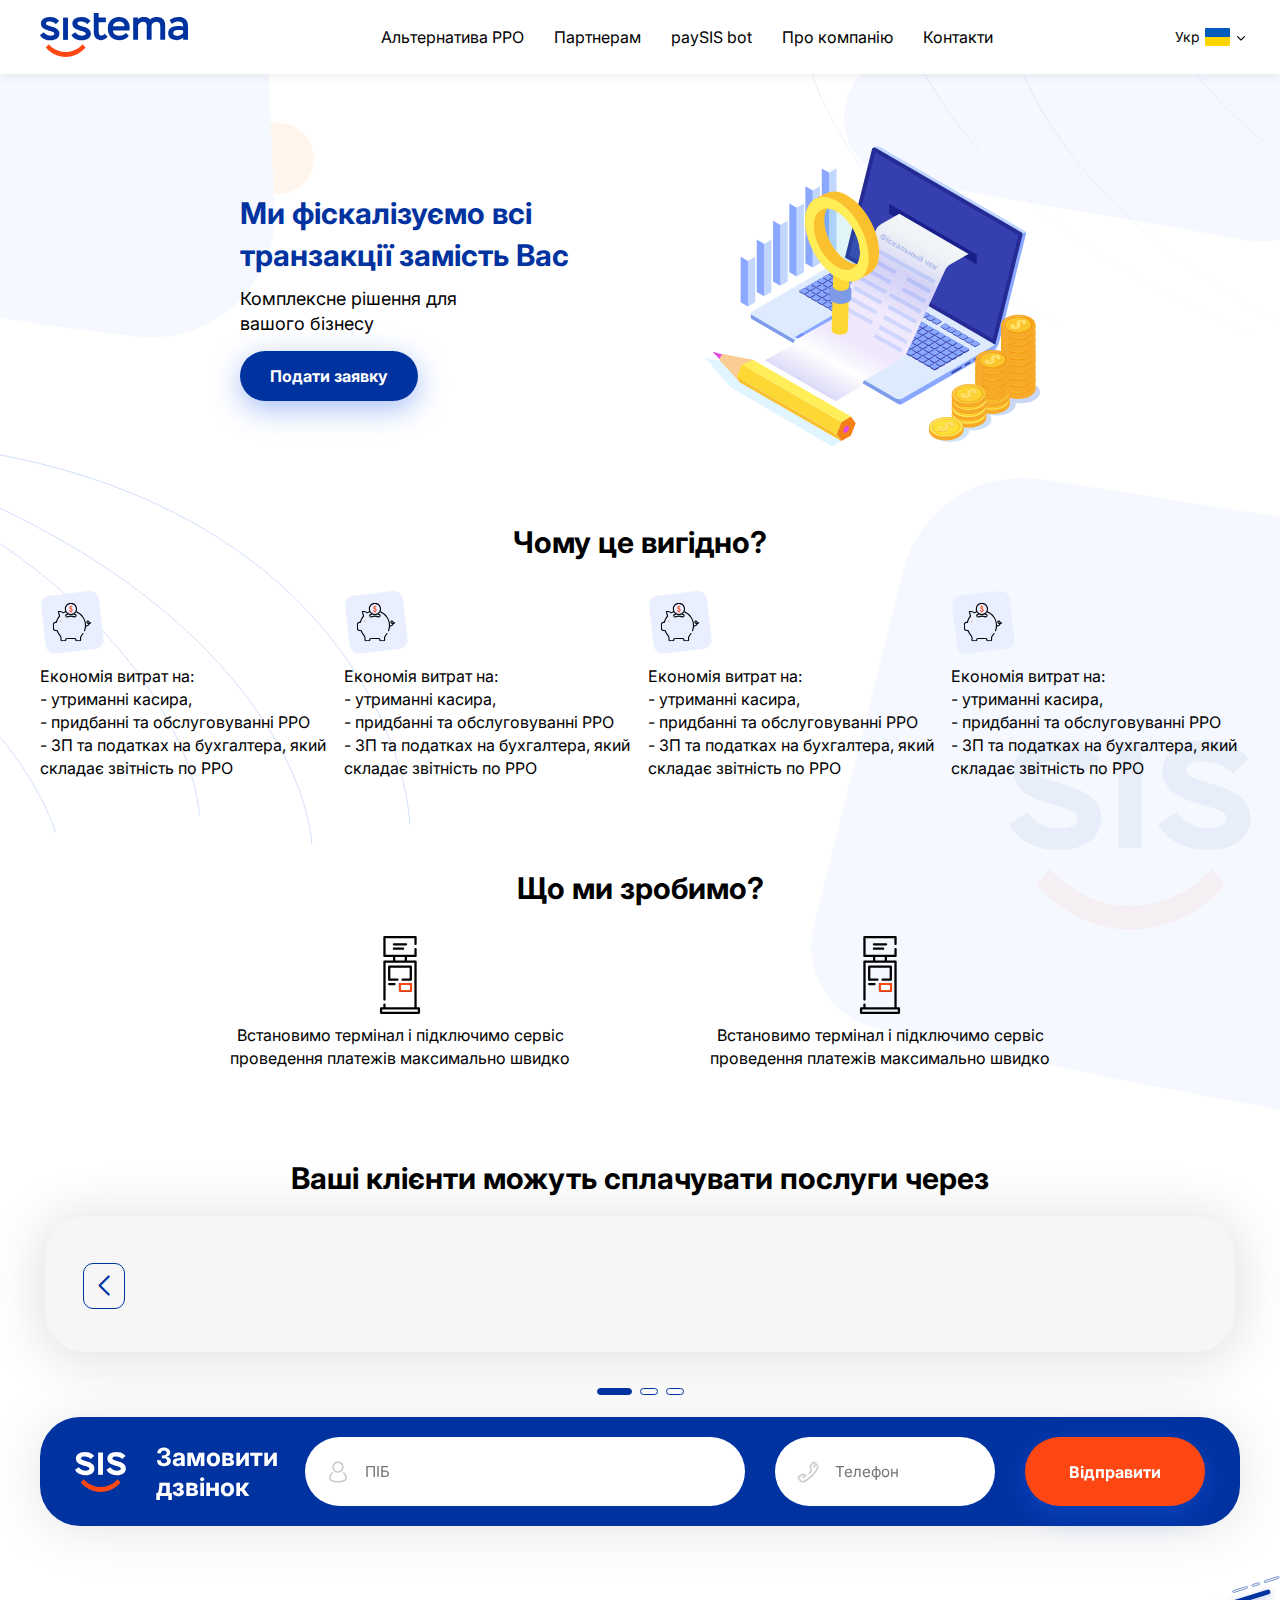
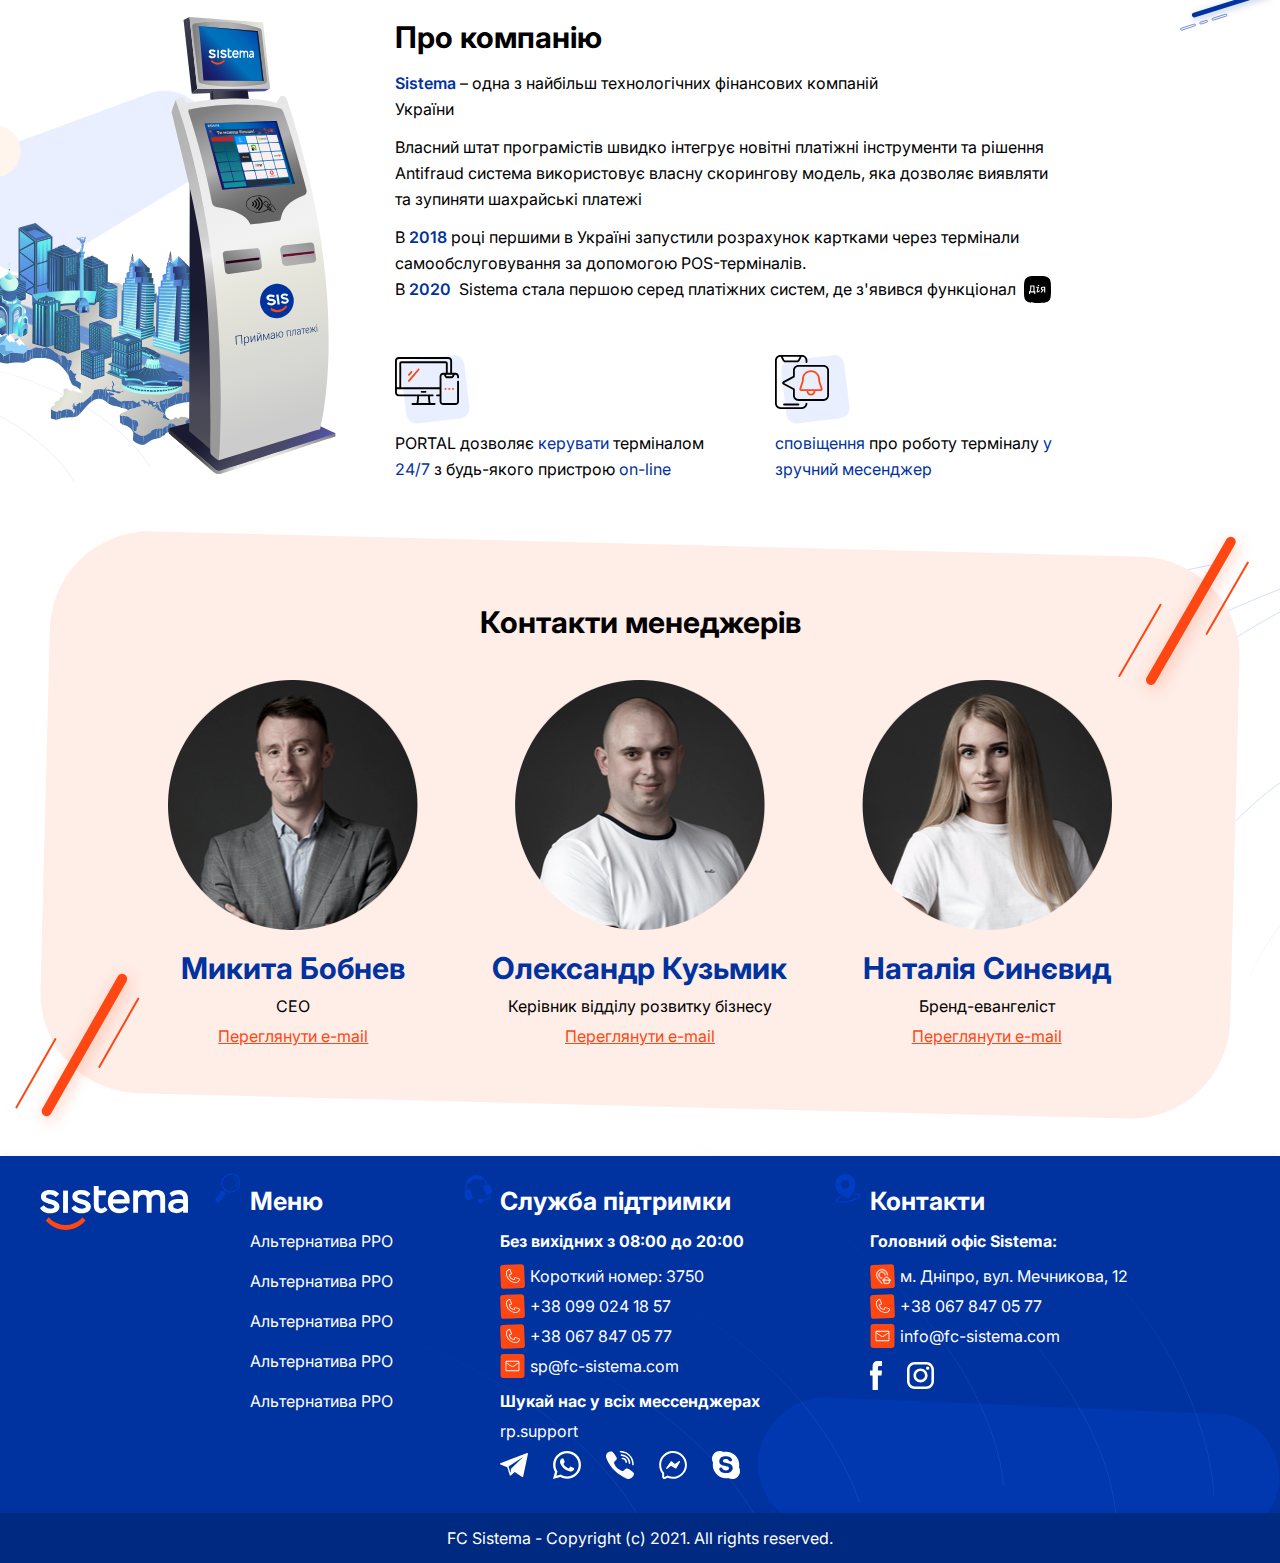
<file: pro.html>
<!DOCTYPE html>
<html>

<head>
    <meta charset="utf-8">
    <meta http-equiv="X-UA-Compatible" content="IE=edge">
    <title></title>
    <meta name="description" content="">
    <meta name="viewport" content="width=device-width, initial-scale=1">
    <link rel="stylesheet" href="css/main.css">
    <link rel="stylesheet" href="https://unpkg.com/swiper/swiper-bundle.min.css" />
</head>

<body>
    <div class="wrapper">
        <div class="header_main">
            <img src="img/header/bg_left.svg" class="bg_left" alt="bg">
            <img src="img/header/bg_mob_left.svg" class="bg_left_mob" alt="bg">
            <img src="img/header/bg_right.svg" class="bg_right" alt="bg">
            <img src="img/header/bg_mob_right.svg" class="bg_right_mob" alt="bg">
        </div>
        <header class="padding">
            <div class="container">
                <div class="header_wrap">
                    <div class="header_logo">
                        <img src="img/header/header.svg" alt="logo">
                    </div>
                    <nav>
                        <div class="mob nav_header">
                            <div class="header_logo">
                                <img src="img/header/header.svg" alt="logo">
                            </div>
                            <img src="img/header/close.svg" class="close" alt="close">
                        </div>
                        <ul class="nav_ul">
                            <li><a href="#">Альтернатива РРО</a></li>
                            <li><a href="#">Партнерам</a></li>
                            <li><a href="#">paySIS bot</a></li>
                            <li><a href="#">Про компанію</a></li>
                            <li><a href="#">Контакти</a></li>
                        </ul>
                        <div class="mob header_lang_mob">
                            <ul class="header_lang">
                                <li>
                                    <a href="#">Укр <img src="img/header/ua.svg" alt="ua"></a>
                                    <ul class="sub-menu">
                                        <li>
                                            <a href="#">Укр <img src="img/header/ua.svg" alt="ua"></a>
                                        </li>
                                    </ul>
                                </li>
                            </ul>
                        </div>
                        <div class="footer_support mob">
                            <p class="footer_title"> Служба пiдтримки</p>
                            <p class="footer_subtitle">Без вихідних з 08:00 до 20:00</p>
                            <div class="footer_support_link">
                                <a href="tel:+380678470577"><svg width="25" height="25" viewBox="0 0 25 25" fill="none" xmlns="http://www.w3.org/2000/svg">
                                    <rect y="1.04907" width="23.974" height="23.974" rx="3" transform="rotate(-2.50778 0 1.04907)" fill="#FF4713"/>
                                    <g clip-path="url(#clip0)">
                                    <path d="M15.9994 18.9544C13.5747 18.9544 10.9855 18.0635 8.961 16.0391C6.9399 14.0179 6.04565 11.4304 6.04565 9.00068C6.04565 6.85932 7.77811 5.12329 9.92305 5.12329C10.0888 5.12329 10.2377 5.22416 10.2993 5.37801L12.0354 9.71826C12.1185 9.92605 12.0174 10.1619 11.8097 10.245L9.90257 11.0078C10.0375 13.2018 11.7986 14.9629 13.9923 15.0976L14.7551 13.1905C14.8381 12.983 15.0738 12.8816 15.2819 12.9647L19.6221 14.7008C19.7759 14.7624 19.8768 14.9113 19.8768 15.077C19.8768 17.2184 18.1443 18.9544 15.9994 18.9544ZM9.65337 5.94533C8.10147 6.07961 6.85607 7.38098 6.85607 9.00068C6.85607 11.443 7.80713 13.7391 9.53407 15.466C11.261 17.1929 13.5571 18.144 15.9994 18.144C17.6186 18.144 18.9204 16.8993 19.0548 15.3467L15.3571 13.8677L14.6395 15.6615C14.578 15.8154 14.429 15.9163 14.2633 15.9163C11.4071 15.9163 9.08383 13.5929 9.08383 10.7372C9.08383 10.5715 9.1847 10.4221 9.33855 10.3606L11.1324 9.64299L9.65337 5.94533Z" fill="white"/>
                                    </g>
                                    <defs>
                                    <clipPath id="clip0">
                                    <rect width="13.8311" height="13.8311" fill="white" transform="translate(6.04565 5.12329)"/>
                                    </clipPath>
                                    </defs>
                                    </svg>
                                    Короткий номер: 3750</a>
                                <a href="tel:+380678470577" class="active"><svg width="25" height="25" viewBox="0 0 25 25" fill="none" xmlns="http://www.w3.org/2000/svg">
                                    <rect y="1.04907" width="23.974" height="23.974" rx="3" transform="rotate(-2.50778 0 1.04907)" fill="#FF4713"/>
                                    <g clip-path="url(#clip0)">
                                    <path d="M15.9994 18.9544C13.5747 18.9544 10.9855 18.0635 8.961 16.0391C6.9399 14.0179 6.04565 11.4304 6.04565 9.00068C6.04565 6.85932 7.77811 5.12329 9.92305 5.12329C10.0888 5.12329 10.2377 5.22416 10.2993 5.37801L12.0354 9.71826C12.1185 9.92605 12.0174 10.1619 11.8097 10.245L9.90257 11.0078C10.0375 13.2018 11.7986 14.9629 13.9923 15.0976L14.7551 13.1905C14.8381 12.983 15.0738 12.8816 15.2819 12.9647L19.6221 14.7008C19.7759 14.7624 19.8768 14.9113 19.8768 15.077C19.8768 17.2184 18.1443 18.9544 15.9994 18.9544ZM9.65337 5.94533C8.10147 6.07961 6.85607 7.38098 6.85607 9.00068C6.85607 11.443 7.80713 13.7391 9.53407 15.466C11.261 17.1929 13.5571 18.144 15.9994 18.144C17.6186 18.144 18.9204 16.8993 19.0548 15.3467L15.3571 13.8677L14.6395 15.6615C14.578 15.8154 14.429 15.9163 14.2633 15.9163C11.4071 15.9163 9.08383 13.5929 9.08383 10.7372C9.08383 10.5715 9.1847 10.4221 9.33855 10.3606L11.1324 9.64299L9.65337 5.94533Z" fill="white"/>
                                    </g>
                                    <defs>
                                    <clipPath id="clip0">
                                    <rect width="13.8311" height="13.8311" fill="white" transform="translate(6.04565 5.12329)"/>
                                    </clipPath>
                                    </defs>
                                    </svg>
                                    +38 099 024 18 57</a>
                                <a href="tel:+380678470577"><svg width="25" height="25" viewBox="0 0 25 25" fill="none" xmlns="http://www.w3.org/2000/svg">
                                    <rect y="1.04907" width="23.974" height="23.974" rx="3" transform="rotate(-2.50778 0 1.04907)" fill="#FF4713"/>
                                    <g clip-path="url(#clip0)">
                                    <path d="M15.9994 18.9544C13.5747 18.9544 10.9855 18.0635 8.961 16.0391C6.9399 14.0179 6.04565 11.4304 6.04565 9.00068C6.04565 6.85932 7.77811 5.12329 9.92305 5.12329C10.0888 5.12329 10.2377 5.22416 10.2993 5.37801L12.0354 9.71826C12.1185 9.92605 12.0174 10.1619 11.8097 10.245L9.90257 11.0078C10.0375 13.2018 11.7986 14.9629 13.9923 15.0976L14.7551 13.1905C14.8381 12.983 15.0738 12.8816 15.2819 12.9647L19.6221 14.7008C19.7759 14.7624 19.8768 14.9113 19.8768 15.077C19.8768 17.2184 18.1443 18.9544 15.9994 18.9544ZM9.65337 5.94533C8.10147 6.07961 6.85607 7.38098 6.85607 9.00068C6.85607 11.443 7.80713 13.7391 9.53407 15.466C11.261 17.1929 13.5571 18.144 15.9994 18.144C17.6186 18.144 18.9204 16.8993 19.0548 15.3467L15.3571 13.8677L14.6395 15.6615C14.578 15.8154 14.429 15.9163 14.2633 15.9163C11.4071 15.9163 9.08383 13.5929 9.08383 10.7372C9.08383 10.5715 9.1847 10.4221 9.33855 10.3606L11.1324 9.64299L9.65337 5.94533Z" fill="white"/>
                                    </g>
                                    <defs>
                                    <clipPath id="clip0">
                                    <rect width="13.8311" height="13.8311" fill="white" transform="translate(6.04565 5.12329)"/>
                                    </clipPath>
                                    </defs>
                                    </svg>
                                    +38 067 847 05 77</a>
                                <a href="mailto:sp@fc-sistema.com" class="active"><svg width="25" height="25" viewBox="0 0 25 25" fill="none" xmlns="http://www.w3.org/2000/svg">
                                    <rect x="0.512939" y="0.0693359" width="23.974" height="23.974" rx="3" fill="#FF4713"/>
                                    <g clip-path="url(#clip0)">
                                    <path d="M19.3634 8.09777C19.3634 7.39595 18.7924 6.82495 18.0905 6.82495H6.80505C6.10336 6.82498 5.53247 7.3957 5.53223 8.09799V8.09821V15.9107C5.53223 16.6213 6.10903 17.1839 6.80548 17.1839H18.0901C18.8007 17.1839 19.3633 16.6071 19.3633 15.9107V8.09821C19.3633 8.09815 19.3633 8.0981 19.3633 8.09804C19.3634 8.09796 19.3634 8.09788 19.3634 8.09777ZM6.80505 7.6354H18.0905C18.3455 7.6354 18.5529 7.84284 18.5529 8.09845C18.5529 8.23428 18.4854 8.36035 18.3722 8.43577L12.7046 12.2144C12.5486 12.3184 12.347 12.3184 12.1911 12.2144C12.1911 12.2144 6.52324 8.43569 6.52335 8.43577C6.52337 8.4358 6.52326 8.43572 6.52324 8.43569C6.41016 8.36035 6.34265 8.23428 6.34265 8.09777C6.34265 7.84281 6.55009 7.6354 6.80505 7.6354ZM18.0901 16.3735H6.80548C6.5532 16.3735 6.34265 16.1695 6.34265 15.9107V9.28934L11.7415 12.8887C11.956 13.0317 12.2019 13.1032 12.4478 13.1032C12.6937 13.1032 12.9396 13.0317 13.1541 12.8887L18.5529 9.28934V15.9107C18.5529 16.1629 18.349 16.3735 18.0901 16.3735Z" fill="white"/>
                                    </g>
                                    <defs>
                                    <clipPath id="clip0">
                                    <rect width="13.8311" height="13.8311" fill="white" transform="translate(5.53223 5.08887)"/>
                                    </clipPath>
                                    </defs>
                                    </svg>
                                    sp@fc-sistema.com</a>
                            </div>
                            <p class="footer_subtitle bold">Шукай нас у всiх мессенджерах</p>
                            <a href="mailto:rp.support" class="footer_link_sup">rp.support</a>
                            <div class="footer_social_wrap">
                                <a href="#">
                                    <img src="img/header/tg.svg" alt="icon">
                                </a>
                                <a href="#">
                                    <img src="img/header/ws.svg" alt="icon">
                                </a>
                                <a href="#">
                                    <img src="img/header/phone.svg" alt="icon">
                                </a>
                                <a href="#">
                                    <img src="img/header/mes.svg" alt="icon">
                                </a>
                                <a href="#">
                                    <img src="img/header/skype.svg" alt="icon">
                                </a>
                            </div>
                        </div>
                    </nav>
                    <ul class="header_lang">
                        <li>
                            <a href="#">Укр <img src="img/header/ua.svg" alt="ua"></a>
                            <ul class="sub-menu">
                                <li>
                                    <a href="#">Укр <img src="img/header/ua.svg" alt="ua"></a>
                                </li>
                            </ul>
                        </li>
                    </ul>
                    <img src="img/header/menu.svg" class="menu" alt="menu">
                </div>
            </div>
        </header>
        <main>
            <section class="alternative padding">
                <div class="container">
                    <div class="alternative_wrap">
                        <div class="alternative_box">
                            <h1 class="alternative_title">Ми фіскалізуємо всі<br> транзакції замість Вас</h1>
                            <p class="alternative_text">Комплексне рішення для<br> вашого бізнесу</p>
                            <a href="#" class="alternative_btn">Подати заявку</a>
                        </div>
                        <img src="img/alternative/pro.svg" height="335" width="335" alt="pro">
                    </div>
                </div>
            </section>
            <section class="skills padding margin">
                <img src="img/skill/do_bg_1.svg" class="skill_bg_1" alt="do">
                <img src="img/skill/do_bg_2.svg" class="skill_bg_2" alt="do">
                <div class="container">
                    <h2 class="skills_title">Чому це вигідно?</h2>
                    <div class="skills_wrap">
                        <div class="skills_box">
                            <img src="img/skill/skill_1.svg" alt="skill">
                            <p>Економія витрат на:<br> - утриманні касира,<br> - придбанні та обслуговуванні РРО<br> - ЗП та податках на бухгалтера, який складає звітність по РРО</p>
                        </div>
                        <div class="skills_box">
                            <img src="img/skill/skill_1.svg" alt="skill">
                            <p>Економія витрат на:<br> - утриманні касира,<br> - придбанні та обслуговуванні РРО<br> - ЗП та податках на бухгалтера, який складає звітність по РРО</p>
                        </div>
                        <div class="skills_box">
                            <img src="img/skill/skill_1.svg" alt="skill">
                            <p>Економія витрат на:<br> - утриманні касира,<br> - придбанні та обслуговуванні РРО<br> - ЗП та податках на бухгалтера, який складає звітність по РРО</p>
                        </div>
                        <div class="skills_box">
                            <img src="img/skill/skill_1.svg" alt="skill">
                            <p>Економія витрат на:<br> - утриманні касира,<br> - придбанні та обслуговуванні РРО<br> - ЗП та податках на бухгалтера, який складає звітність по РРО</p>
                        </div>
                    </div>
                </div>
            </section>
            <section class="doing padding margin">
                <div class="container">
                    <h3 class="doing_title">Що ми зробимо?</h3>
                    <div class="doing_wrap">
                        <div class="doing_box">
                            <img src="img/skill/do_1.svg" height="78" width="78" alt="do">
                            <p>Встановимо термінал і підключимо сервіс проведення платежів максимально швидко</p>
                        </div>
                        <div class="doing_box">
                            <img src="img/skill/do_1.svg" height="78" width="78" alt="do">
                            <p>Встановимо термінал і підключимо сервіс проведення платежів максимально швидко</p>
                        </div>
                    </div>
                </div>
            </section>
            <section class="partners padding_mob">
                <div class="container">
                    <h3 class="partners_title">Ваші клієнти можуть сплачувати послуги через </h3>
                    <div class="partners_wrap">
                        <div class="swiper-button-prev"></div>
                        <div class="swiper-container">
                            <div class="swiper-wrapper">
                                <div class="swiper-slide">
                                    <img src="img/part/part.svg" loading="lazy" alt="part">
                                </div>
                                <div class="swiper-slide">
                                    <img src="img/part/part.svg" loading="lazy" alt="part">
                                </div>
                                <div class="swiper-slide">
                                    <img src="img/part/part.svg" loading="lazy" alt="part">
                                </div>
                                <div class="swiper-slide">
                                    <img src="img/part/part.svg" loading="lazy" alt="part">
                                </div>
                                <div class="swiper-slide">
                                    <img src="img/part/part.svg" loading="lazy" alt="part">
                                </div>
                                <div class="swiper-slide">
                                    <img src="img/part/part.svg" loading="lazy" alt="part">
                                </div>
                            </div>
                        </div>
                        <div class="swiper-pagination"></div>
                        <div class="swiper-button-next"></div>
                    </div>
                </div>
            </section>
            <section class="form padding">
                <div class="container">
                    <div class="form_wrap">
                        <div class="form_info">
                            <img src="img/form/logo.svg" alt="logo">
                            <p class="form_title">Замовити<br> дзвiнок</p>
                        </div>
                        <form class="form_feedback">
                            <div class="form_feedback_input">
                                <svg width="26" height="26" viewBox="0 0 26 26" fill="none" xmlns="http://www.w3.org/2000/svg">
                                    <g opacity="0.2">
                                    <path d="M19.2866 13.1471C19.2112 13.0701 19.1212 13.0088 19.0219 12.9668C18.9225 12.9249 18.8158 12.9031 18.708 12.9028C18.6002 12.9025 18.4934 12.9237 18.3938 12.9651C18.2943 13.0065 18.2039 13.0673 18.1281 13.144C18.0523 13.2207 17.9925 13.3116 17.9522 13.4117C17.9119 13.5117 17.8919 13.6187 17.8934 13.7265C17.8949 13.8343 17.9178 13.9408 17.9608 14.0396C18.0039 14.1385 18.0662 14.2278 18.1441 14.3024C18.8334 14.9807 19.3803 15.7898 19.7527 16.6824C20.125 17.5749 20.3154 18.5328 20.3125 19.4999C20.3125 20.4937 17.464 21.9374 13 21.9374C8.53608 21.9374 5.68754 20.493 5.68754 19.4983C5.6848 18.5378 5.8726 17.5864 6.24007 16.699C6.60753 15.8116 7.14737 15.0059 7.82831 14.3286C7.90533 14.2535 7.96667 14.1639 8.00878 14.0649C8.05088 13.9659 8.07292 13.8596 8.0736 13.752C8.07428 13.6444 8.0536 13.5378 8.01275 13.4383C7.9719 13.3388 7.9117 13.2484 7.83564 13.1723C7.75958 13.0963 7.66917 13.0361 7.56967 12.9952C7.47016 12.9544 7.36353 12.9337 7.25597 12.9344C7.1484 12.935 7.04205 12.9571 6.94306 12.9992C6.84408 13.0413 6.75445 13.1026 6.67936 13.1796C5.84689 14.0077 5.18696 14.9927 4.73778 16.0776C4.2886 17.1625 4.05909 18.3257 4.06254 19.4999C4.06254 22.1386 8.66698 23.5624 13 23.5624C17.3331 23.5624 21.9375 22.1386 21.9375 19.4999C21.9411 18.3178 21.7085 17.1469 21.2533 16.056C20.798 14.965 20.1294 13.9761 19.2866 13.1471Z" fill="black"/>
                                    <path d="M13 13.8125C14.1249 13.8125 15.2245 13.4789 16.1598 12.854C17.0951 12.229 17.8241 11.3408 18.2546 10.3015C18.685 9.26225 18.7977 8.11869 18.5782 7.01542C18.3588 5.91216 17.8171 4.89874 17.0217 4.10333C16.2263 3.30792 15.2128 2.76624 14.1096 2.54679C13.0063 2.32733 11.8627 2.43996 10.8235 2.87044C9.78423 3.30091 8.89597 4.02989 8.27102 4.96519C7.64607 5.9005 7.3125 7.00012 7.3125 8.125C7.31424 9.63288 7.91402 11.0785 8.98025 12.1447C10.0465 13.211 11.4921 13.8107 13 13.8125ZM13 4.0625C13.8035 4.0625 14.5889 4.30076 15.257 4.74715C15.9251 5.19355 16.4458 5.82802 16.7533 6.57035C17.0607 7.31267 17.1412 8.1295 16.9844 8.91755C16.8277 9.7056 16.4408 10.4295 15.8726 10.9976C15.3045 11.5658 14.5806 11.9527 13.7926 12.1094C13.0045 12.2662 12.1877 12.1857 11.4453 11.8783C10.703 11.5708 10.0685 11.0501 9.62216 10.382C9.17576 9.71392 8.9375 8.92848 8.9375 8.125C8.93877 7.04794 9.36719 6.01537 10.1288 5.25378C10.8904 4.49219 11.9229 4.06377 13 4.0625Z" fill="black"/>
                                    </g>
                                </svg>
                                <input type="text" placeholder="ПIБ">
                            </div>
                            <div class="form_feedback_input">
                                <svg width="26" height="26" viewBox="0 0 26 26" fill="none" xmlns="http://www.w3.org/2000/svg">
                                    <g opacity="0.2">
                                    <path d="M22.3852 5.15932L20.5379 3.31105C20.2893 3.06276 19.9899 2.87123 19.6602 2.74961C19.3306 2.62799 18.9785 2.57917 18.6282 2.6065C18.2779 2.63382 17.9376 2.73665 17.6308 2.90792C17.324 3.07919 17.0579 3.31483 16.8508 3.59867L15.0568 6.05998C14.8335 6.36739 14.685 6.7226 14.6229 7.09743C14.5609 7.47226 14.587 7.8564 14.6993 8.21936C14.9318 8.96483 15.2785 10.0749 15.4825 10.7608C15.5416 10.9466 15.5282 11.1478 15.4452 11.3242C15.0038 12.2113 14.4335 13.0281 13.7527 13.7482C13.6042 13.9013 13.5218 14.1067 13.5234 14.3201C13.5251 14.5334 13.6105 14.7376 13.7614 14.8884C13.9122 15.0393 14.1164 15.1248 14.3297 15.1264C14.5431 15.128 14.7485 15.0457 14.9016 14.8971C15.7084 14.0549 16.3818 13.0945 16.8987 12.049C17.1687 11.5009 17.2181 10.8701 17.0369 10.2867C16.8353 9.60671 16.4853 8.48716 16.2505 7.73544C16.2131 7.61479 16.2042 7.48707 16.2248 7.36242C16.2453 7.23776 16.2946 7.11961 16.3688 7.01735L18.1636 4.55547C18.2326 4.4612 18.3211 4.38297 18.4232 4.32613C18.5253 4.26929 18.6384 4.2352 18.7549 4.22619C18.8714 4.21717 18.9884 4.23345 19.098 4.27391C19.2076 4.31436 19.3072 4.37804 19.3899 4.46057L19.9342 5.00495L18.3028 7.5211C18.2421 7.61057 18.1998 7.71127 18.1785 7.8173C18.1572 7.92332 18.1572 8.03254 18.1786 8.13854C18.2001 8.24454 18.2425 8.3452 18.3033 8.43461C18.3641 8.52402 18.4422 8.60038 18.533 8.65922C18.6237 8.71806 18.7253 8.7582 18.8317 8.77727C18.9382 8.79634 19.0474 8.79397 19.1529 8.7703C19.2584 8.74662 19.3582 8.70212 19.4463 8.63939C19.5344 8.57667 19.6091 8.49698 19.666 8.40502L21.1082 6.18064L21.2347 6.30714C21.4249 6.51039 21.5719 6.75023 21.6665 7.01206C21.7612 7.27389 21.8016 7.55224 21.7853 7.83017C21.7772 9.26115 20.8221 11.895 16.3172 16.3158C11.5989 20.9462 7.85457 22.7896 6.29863 21.2459L4.45141 19.3976C4.36898 19.315 4.30538 19.2155 4.26499 19.1061C4.22461 18.9966 4.20838 18.8797 4.21742 18.7633C4.22647 18.647 4.26057 18.534 4.3174 18.4321C4.37423 18.3302 4.45242 18.2417 4.54663 18.1729L7.00794 16.3785C7.10989 16.304 7.22791 16.2545 7.3525 16.2339C7.47708 16.2134 7.60475 16.2224 7.72522 16.2603L9.26352 16.7401L7.50763 17.967C7.33093 18.0905 7.21054 18.2792 7.17294 18.4915C7.13534 18.7038 7.18362 18.9223 7.30714 19.099C7.43067 19.2757 7.61934 19.3961 7.83163 19.4337C8.04392 19.4713 8.26246 19.423 8.43916 19.2995L11.5519 17.1243C11.7285 17.0007 11.8487 16.8121 11.8862 16.5999C11.9237 16.3878 11.8754 16.1694 11.7519 15.9928C11.6469 15.8486 11.4965 15.744 11.3248 15.6957L11.329 15.6826L8.20898 14.7094C7.84633 14.5968 7.46241 14.5704 7.08775 14.6322C6.71309 14.6941 6.35804 14.8425 6.05082 15.0656L3.58894 16.8601C3.30505 17.0672 3.0694 17.3335 2.89818 17.6404C2.72697 17.9473 2.62426 18.2877 2.59711 18.6381C2.56997 18.9885 2.61903 19.3406 2.74093 19.6703C2.86283 19.9999 3.05467 20.2992 3.30327 20.5477L5.15138 22.3968C5.48547 22.7318 5.88416 22.9953 6.32324 23.1714C6.76232 23.3475 7.23261 23.4325 7.70555 23.4212C9.75898 23.4212 12.8432 22.0021 17.4556 17.4759C21.3927 13.6121 23.3961 10.37 23.4104 7.8396C23.4301 7.34668 23.3493 6.85491 23.1731 6.39416C22.9968 5.93341 22.7288 5.51329 22.3852 5.15932Z" fill="black"/>
                                    </g>
                                </svg>
                                <input type="tel" placeholder="Телефон">
                            </div>
                            <button type="submit">Вiдправити</button>
                        </form>
                    </div>
                </div>
            </section>
            <section class="about padding">
                <img src="img/about/about_arr.svg" class="about_arr" alt="arr">
                <div class="container">
                    <img src="img/about/about_bg.svg" class="about_bg" alt="arr">
                    <div class="about_wrap">
                        <img src="img/about/about.svg" loading="lazy" class="about_img" height="640" width="585" alt="about">
                        <div class="about_info">
                            <img src="img/about/about_mob.svg" class="about_img_mob" alt="about">
                            <h3 class="about_title">Про компанію</h3>
                            <div class="about_text">
                                <p>
                                    <span>Sistema</span> – одна з найбільш технологічних фінансових компаній<br> України
                                </p>
                                <p>Власний штат програмістів швидко інтегрує новітні платіжні інструменти та рішення<br> Antifraud система використовує власну скорингову модель, яка дозволяє виявляти<br> та зупиняти шахрайські платежі</p>
                                <p>В <span>2018</span> році першими в Україні запустили розрахунок картками через термінали<br> самообслуговування за допомогою POS-терміналів.<br></p>
                                <p>В <span>2020</span>  Sistema стала першою серед платіжних систем, де з'явився функціонал</p>
                            </div>
                            <div class="about_icon_wrap">
                                <div class="about_icon_item">
                                    <img src="img/about/about_icon_1.svg" loading="lazy" alt="about">
                                    <p>PORTAL дозволяє <span>керувати</span> терміналом <span>24/7</span> з будь-якого пристрою <span>on-line</span></p>
                                </div>
                                <div class="about_icon_item">
                                    <img src="img/about/about_icon_2.svg" loading="lazy" alt="about">
                                    <p><span>сповіщення</span> про роботу терміналу <span>у<br> зручний месенджер</span></p>
                                </div>
                            </div>
                        </div>
                    </div>
                </div>
            </section>
            <section class="contact padding_mob ">
                <img src="img/contact/ar_bg.svg" class="arr_bg" alt="bg">
                <div class="container">
                    <img src="img/contact/rh.svg" class="right" alt="rh">
                    <img src="img/contact/lf.svg" class="left" alt="lf">
                    <h3 class="contact_title">Контакти менеджерів</h3>
                    <div class="contact_wrap">
                        <div class="contact_box">
                            <img src="img/contact/con1.png" loading="lazy" height="250" width="250" alt="contact">
                            <p class="contact_name">Микита Бобнев</p>
                            <p class="contact_prof">СЕО</p>
                            <a href="mailto:email@mail.ru" class="contact_link"><span class="show">Переглянути e-mail</span><span class="hide">email@mail.ru</span></a>
                        </div>
                        <div class="contact_box">
                            <img src="img/contact/con2.png" loading="lazy" height="250" width="250" alt="contact">
                            <p class="contact_name">Олександр Кузьмик</p>
                            <p class="contact_prof">Керівник відділу розвитку бізнесу</p>
                            <a href="mailto:email@mail.ru" class="contact_link"><span class="show">Переглянути e-mail</span><span class="hide">email@mail.ru</span></a>
                        </div>
                        <div class="contact_box">
                            <img src="img/contact/con3.png" loading="lazy" height="250" width="250" alt="contact">
                            <p class="contact_name">Наталія Синєвид</p>
                            <p class="contact_prof">Бренд-евангеліст</p>
                            <a href="mailto:email@mail.ru" class="contact_link"><span class="show">Переглянути e-mail</span><span class="hide">email@mail.ru</span></a>
                        </div>
                    </div>
                </div>
            </section>
        </main>
        <footer class="padding">
            <img src="img/footer/lin_bg.svg" class="line" loading="lazy" alt="line">
            <img src="img/footer/footer_bg.svg" class="bg" loading="lazy" alt="bg">
            <div class="container">
                <div class="footer_wrap">
                    <div class="footer_logo">
                        <img src="img/footer/logo.svg" height="44" width="148" alt="logo">
                    </div>
                    <div class="footer_menu">
                        <p class="footer_title"> <svg width="35" height="35" viewBox="0 0 35 35" fill="none" xmlns="http://www.w3.org/2000/svg">
                            <g clip-path="url(#clip0)">
                            <path d="M9.72602 30.6572L15.4824 23.2031C15.6965 22.9258 15.6453 22.5276 15.3681 22.3135L14.3642 21.5384L15.5799 19.9641C17.4276 21.2048 19.7128 21.8102 22.0885 21.5048C27.2915 20.8361 30.9805 16.0591 30.3118 10.856C29.6431 5.65295 24.8661 1.96395 19.663 2.63265C14.46 3.30134 10.771 8.0784 11.4397 13.2815C11.745 15.6572 12.9085 17.715 14.5761 19.1889L13.3604 20.7632L12.3566 19.988C12.0793 19.7739 11.6811 19.8251 11.4671 20.1023L5.71071 27.5565C5.29617 28.0925 5.11569 28.7581 5.20207 29.4302C5.28846 30.1024 5.63137 30.7007 6.16799 31.1145C6.70406 31.529 7.36959 31.7095 8.04176 31.6231C8.71392 31.5368 9.31219 31.1938 9.72602 30.6572ZM12.6978 13.1198C12.1182 8.61026 15.3155 4.47031 19.8247 3.89079C24.3339 3.31127 28.4741 6.5082 29.0537 11.0177C29.6333 15.5272 26.436 19.6672 21.9268 20.2467C17.4176 20.8262 13.2774 17.6293 12.6978 13.1198ZM25.2666 16.0264C25.2459 15.8654 25.2866 15.6967 25.3937 15.558C27.3177 13.0662 26.8561 9.47479 24.3647 7.5508C24.0874 7.33672 24.0363 6.93852 24.2503 6.66129C24.4644 6.38407 24.8626 6.33289 25.1398 6.54697C28.1847 8.89831 28.7489 13.2883 26.3976 16.3331C26.1835 16.6104 25.7853 16.6615 25.5081 16.4475C25.3693 16.3403 25.2872 16.1871 25.2666 16.0264Z" fill="#003DC3"/>
                            </g>
                            <defs>
                            <clipPath id="clip0">
                            <rect width="30.4438" height="30.4438" fill="white" transform="translate(30.1956) rotate(82.6765)"/>
                            </clipPath>
                            </defs>
                            </svg> Меню
                        </p>
                        <ul>
                            <li>
                                <a href="#">Альтернатива РРО</a>
                            </li>
                            <li>
                                <a href="#">Альтернатива РРО</a>
                            </li>
                            <li>
                                <a href="#">Альтернатива РРО</a>
                            </li>
                            <li>
                                <a href="#">Альтернатива РРО</a>
                            </li>
                            <li>
                                <a href="#">Альтернатива РРО</a>
                            </li>
                        </ul>
                    </div>
                    <div class="footer_support">
                        <p class="footer_title"><svg width="35" height="36" viewBox="0 0 35 36" fill="none" xmlns="http://www.w3.org/2000/svg">
                            <path d="M27.4004 13.4439L27.0263 12.1298C25.3575 6.26673 19.2301 2.8546 13.3671 4.52342C7.50402 6.19223 4.09189 12.3196 5.7607 18.1827L6.13474 19.4968C4.79169 20.1931 4.0752 21.7628 4.50505 23.273L5.48419 26.713C5.97501 28.4374 7.77723 29.441 9.50162 28.9502L12.0035 28.2381C12.6933 28.0417 13.0947 27.321 12.8983 26.6311L10.851 19.4383C10.6547 18.7484 9.93394 18.3471 9.24405 18.5435L7.36768 19.0775L7.01162 17.8266C6.47621 15.9456 6.536 14.0343 7.07482 12.2917L7.45375 12.503C7.91214 12.7583 8.4404 12.8195 8.94389 12.6762L8.95421 12.6733C9.45199 12.5289 9.86143 12.2001 10.1068 11.7472C11.032 10.0403 12.5692 8.80731 14.4352 8.27617C16.3013 7.74503 18.2573 7.98375 19.9432 8.94779C20.3898 9.20335 20.9114 9.2672 21.4102 9.12791L21.4206 9.12497C21.9237 8.98175 22.3411 8.65099 22.5961 8.193L22.807 7.81385C24.1827 9.01152 25.24 10.6048 25.7754 12.4858L26.1315 13.7368L24.2551 14.2708C23.5652 14.4672 23.1639 15.1879 23.3602 15.8778L25.4075 23.0706C25.6039 23.7605 26.3246 24.1618 27.0145 23.9655L28.8909 23.4314L29.2469 24.6823C29.5415 25.7171 28.9394 26.7982 27.9046 27.0928L23.1214 28.4542C22.5945 27.6279 21.569 27.2058 20.5795 27.4874L19.3286 27.8435C18.1218 28.187 17.4191 29.4488 17.7626 30.6557C18.1061 31.8625 19.3679 32.5652 20.5748 32.2217L21.8257 31.8656C22.8152 31.584 23.4646 30.6848 23.4775 29.7051L28.2607 28.3437C29.9851 27.8529 30.9887 26.0506 30.4978 24.3263L30.1238 23.0122C31.4668 22.3158 32.1833 20.7458 31.7535 19.2359L30.7744 15.7959C30.3445 14.2857 28.9088 13.3286 27.4004 13.4439Z" fill="#003DC3"/>
                            </svg> Служба пiдтримки</p>
                        <p class="footer_subtitle">Без вихідних з 08:00 до 20:00</p>
                        <div class="footer_support_link">
                            <a href="tel:+380678470577"><svg width="25" height="25" viewBox="0 0 25 25" fill="none" xmlns="http://www.w3.org/2000/svg">
                                <rect y="1.04907" width="23.974" height="23.974" rx="3" transform="rotate(-2.50778 0 1.04907)" fill="#FF4713"/>
                                <g clip-path="url(#clip0)">
                                <path d="M15.9994 18.9544C13.5747 18.9544 10.9855 18.0635 8.961 16.0391C6.9399 14.0179 6.04565 11.4304 6.04565 9.00068C6.04565 6.85932 7.77811 5.12329 9.92305 5.12329C10.0888 5.12329 10.2377 5.22416 10.2993 5.37801L12.0354 9.71826C12.1185 9.92605 12.0174 10.1619 11.8097 10.245L9.90257 11.0078C10.0375 13.2018 11.7986 14.9629 13.9923 15.0976L14.7551 13.1905C14.8381 12.983 15.0738 12.8816 15.2819 12.9647L19.6221 14.7008C19.7759 14.7624 19.8768 14.9113 19.8768 15.077C19.8768 17.2184 18.1443 18.9544 15.9994 18.9544ZM9.65337 5.94533C8.10147 6.07961 6.85607 7.38098 6.85607 9.00068C6.85607 11.443 7.80713 13.7391 9.53407 15.466C11.261 17.1929 13.5571 18.144 15.9994 18.144C17.6186 18.144 18.9204 16.8993 19.0548 15.3467L15.3571 13.8677L14.6395 15.6615C14.578 15.8154 14.429 15.9163 14.2633 15.9163C11.4071 15.9163 9.08383 13.5929 9.08383 10.7372C9.08383 10.5715 9.1847 10.4221 9.33855 10.3606L11.1324 9.64299L9.65337 5.94533Z" fill="white"/>
                                </g>
                                <defs>
                                <clipPath id="clip0">
                                <rect width="13.8311" height="13.8311" fill="white" transform="translate(6.04565 5.12329)"/>
                                </clipPath>
                                </defs>
                                </svg>
                                Короткий номер: 3750</a>
                            <a href="tel:+380678470577"><svg width="25" height="25" viewBox="0 0 25 25" fill="none" xmlns="http://www.w3.org/2000/svg">
                                <rect y="1.04907" width="23.974" height="23.974" rx="3" transform="rotate(-2.50778 0 1.04907)" fill="#FF4713"/>
                                <g clip-path="url(#clip0)">
                                <path d="M15.9994 18.9544C13.5747 18.9544 10.9855 18.0635 8.961 16.0391C6.9399 14.0179 6.04565 11.4304 6.04565 9.00068C6.04565 6.85932 7.77811 5.12329 9.92305 5.12329C10.0888 5.12329 10.2377 5.22416 10.2993 5.37801L12.0354 9.71826C12.1185 9.92605 12.0174 10.1619 11.8097 10.245L9.90257 11.0078C10.0375 13.2018 11.7986 14.9629 13.9923 15.0976L14.7551 13.1905C14.8381 12.983 15.0738 12.8816 15.2819 12.9647L19.6221 14.7008C19.7759 14.7624 19.8768 14.9113 19.8768 15.077C19.8768 17.2184 18.1443 18.9544 15.9994 18.9544ZM9.65337 5.94533C8.10147 6.07961 6.85607 7.38098 6.85607 9.00068C6.85607 11.443 7.80713 13.7391 9.53407 15.466C11.261 17.1929 13.5571 18.144 15.9994 18.144C17.6186 18.144 18.9204 16.8993 19.0548 15.3467L15.3571 13.8677L14.6395 15.6615C14.578 15.8154 14.429 15.9163 14.2633 15.9163C11.4071 15.9163 9.08383 13.5929 9.08383 10.7372C9.08383 10.5715 9.1847 10.4221 9.33855 10.3606L11.1324 9.64299L9.65337 5.94533Z" fill="white"/>
                                </g>
                                <defs>
                                <clipPath id="clip0">
                                <rect width="13.8311" height="13.8311" fill="white" transform="translate(6.04565 5.12329)"/>
                                </clipPath>
                                </defs>
                                </svg>
                                +38 099 024 18 57</a>
                            <a href="tel:+380678470577"><svg width="25" height="25" viewBox="0 0 25 25" fill="none" xmlns="http://www.w3.org/2000/svg">
                                <rect y="1.04907" width="23.974" height="23.974" rx="3" transform="rotate(-2.50778 0 1.04907)" fill="#FF4713"/>
                                <g clip-path="url(#clip0)">
                                <path d="M15.9994 18.9544C13.5747 18.9544 10.9855 18.0635 8.961 16.0391C6.9399 14.0179 6.04565 11.4304 6.04565 9.00068C6.04565 6.85932 7.77811 5.12329 9.92305 5.12329C10.0888 5.12329 10.2377 5.22416 10.2993 5.37801L12.0354 9.71826C12.1185 9.92605 12.0174 10.1619 11.8097 10.245L9.90257 11.0078C10.0375 13.2018 11.7986 14.9629 13.9923 15.0976L14.7551 13.1905C14.8381 12.983 15.0738 12.8816 15.2819 12.9647L19.6221 14.7008C19.7759 14.7624 19.8768 14.9113 19.8768 15.077C19.8768 17.2184 18.1443 18.9544 15.9994 18.9544ZM9.65337 5.94533C8.10147 6.07961 6.85607 7.38098 6.85607 9.00068C6.85607 11.443 7.80713 13.7391 9.53407 15.466C11.261 17.1929 13.5571 18.144 15.9994 18.144C17.6186 18.144 18.9204 16.8993 19.0548 15.3467L15.3571 13.8677L14.6395 15.6615C14.578 15.8154 14.429 15.9163 14.2633 15.9163C11.4071 15.9163 9.08383 13.5929 9.08383 10.7372C9.08383 10.5715 9.1847 10.4221 9.33855 10.3606L11.1324 9.64299L9.65337 5.94533Z" fill="white"/>
                                </g>
                                <defs>
                                <clipPath id="clip0">
                                <rect width="13.8311" height="13.8311" fill="white" transform="translate(6.04565 5.12329)"/>
                                </clipPath>
                                </defs>
                                </svg>
                                +38 067 847 05 77</a>
                            <a href="mailto:sp@fc-sistema.com"><svg width="25" height="25" viewBox="0 0 25 25" fill="none" xmlns="http://www.w3.org/2000/svg">
                                <rect x="0.512939" y="0.0693359" width="23.974" height="23.974" rx="3" fill="#FF4713"/>
                                <g clip-path="url(#clip0)">
                                <path d="M19.3634 8.09777C19.3634 7.39595 18.7924 6.82495 18.0905 6.82495H6.80505C6.10336 6.82498 5.53247 7.3957 5.53223 8.09799V8.09821V15.9107C5.53223 16.6213 6.10903 17.1839 6.80548 17.1839H18.0901C18.8007 17.1839 19.3633 16.6071 19.3633 15.9107V8.09821C19.3633 8.09815 19.3633 8.0981 19.3633 8.09804C19.3634 8.09796 19.3634 8.09788 19.3634 8.09777ZM6.80505 7.6354H18.0905C18.3455 7.6354 18.5529 7.84284 18.5529 8.09845C18.5529 8.23428 18.4854 8.36035 18.3722 8.43577L12.7046 12.2144C12.5486 12.3184 12.347 12.3184 12.1911 12.2144C12.1911 12.2144 6.52324 8.43569 6.52335 8.43577C6.52337 8.4358 6.52326 8.43572 6.52324 8.43569C6.41016 8.36035 6.34265 8.23428 6.34265 8.09777C6.34265 7.84281 6.55009 7.6354 6.80505 7.6354ZM18.0901 16.3735H6.80548C6.5532 16.3735 6.34265 16.1695 6.34265 15.9107V9.28934L11.7415 12.8887C11.956 13.0317 12.2019 13.1032 12.4478 13.1032C12.6937 13.1032 12.9396 13.0317 13.1541 12.8887L18.5529 9.28934V15.9107C18.5529 16.1629 18.349 16.3735 18.0901 16.3735Z" fill="white"/>
                                </g>
                                <defs>
                                <clipPath id="clip0">
                                <rect width="13.8311" height="13.8311" fill="white" transform="translate(5.53223 5.08887)"/>
                                </clipPath>
                                </defs>
                                </svg>
                                sp@fc-sistema.com</a>
                        </div>
                        <p class="footer_subtitle">Шукай нас у всiх мессенджерах</p>
                        <a href="mailto:rp.support" class="footer_link_sup">rp.support</a>
                        <div class="footer_social_wrap">
                            <a href="#">
                                <img src="img/footer/tg.svg" alt="icon">
                            </a>
                            <a href="#">
                                <img src="img/footer/ws.svg" alt="icon">
                            </a>
                            <a href="#">
                                <img src="img/footer/vb.svg" alt="icon">
                            </a>
                            <a href="#">
                                <img src="img/footer/mes.svg" alt="icon">
                            </a>
                            <a href="#">
                                <img src="img/footer/sky.svg" alt="icon">
                            </a>
                        </div>
                    </div>
                    <div class="footer_contact">
                        <p class="footer_title"><svg width="32" height="34" viewBox="0 0 32 34" fill="none" xmlns="http://www.w3.org/2000/svg">
                            <path d="M18.9413 30.7149C12.7695 32.0195 6.25139 32.0603 5.73434 29.6143C5.35814 27.8346 8.23017 26.258 10.7058 25.2491C11.0313 25.1132 11.401 25.2725 11.5329 25.5972C11.6651 25.9218 11.5095 26.292 11.1848 26.4242C7.94721 27.7444 6.88505 28.9202 6.97628 29.3518C7.15447 30.1948 11.4466 31.0017 18.6787 29.4729C25.9108 27.9442 29.5093 25.4693 29.3311 24.6263C29.2399 24.1947 27.7927 23.5493 24.2979 23.6527C23.9475 23.6631 23.6551 23.3876 23.6449 23.0372C23.6341 22.6869 23.9098 22.3925 24.2604 22.3842C26.9324 22.3046 30.1968 22.5841 30.573 24.3638C31.0901 26.8098 25.113 29.4102 18.9413 30.7149ZM25.2014 11.2276C26.828 18.9229 18.9439 27.089 18.6072 27.4329C18.5176 27.5245 18.4051 27.5846 18.2849 27.61C18.1648 27.6354 18.0376 27.626 17.9186 27.5785C17.4715 27.4002 6.9571 23.1233 5.33042 15.428C4.17235 9.94951 7.68719 4.55038 13.1657 3.39231C18.6442 2.23424 24.0433 5.74909 25.2014 11.2276ZM19.6127 12.4089C19.1052 10.0083 16.7477 8.47355 14.347 8.98101C11.9464 9.48848 10.4117 11.846 10.9191 14.2466C11.4266 16.6473 13.7841 18.182 16.1847 17.6746C18.5854 17.1671 20.1201 14.8096 19.6127 12.4089Z" fill="#003DC3"/>
                            </svg> Контакти
                        </p>
                        <p class="footer_subtitle">Головний офіс Sistema:</p>
                        <div class="footer_support_link">
                            <a href="#">
                                <svg width="25" height="25" viewBox="0 0 25 25" fill="none" xmlns="http://www.w3.org/2000/svg">
                                    <rect y="1.04907" width="23.974" height="23.974" rx="3" transform="rotate(-2.50778 0 1.04907)" fill="#FF4713"/>
                                    <g clip-path="url(#clip0)">
                                    <path d="M20.5443 16.2279L20.5445 16.2278C20.6412 16.122 20.6339 15.9577 20.528 15.8609L20.528 15.8609L19.5037 14.9245L19.4955 14.917L19.4878 14.9089C19.4793 14.9 19.4703 14.8918 19.461 14.8845L19.4519 14.8773L19.4434 14.8695L17.5095 13.1013C17.5095 13.1013 17.5095 13.1012 17.5095 13.1012C16.9959 12.6317 16.2241 12.6317 15.7104 13.1013L12.692 15.8609L12.692 15.8609C12.5862 15.9577 12.5788 16.122 12.6755 16.2279L20.5443 16.2279ZM20.5443 16.2279C20.4931 16.2839 20.4236 16.3124 20.3526 16.3124C20.2894 16.3124 20.2272 16.29 20.1774 16.2444L20.1774 16.2444M20.5443 16.2279L20.1774 16.2444M20.1774 16.2444L20.1041 16.1774L19.5598 15.6799M20.1774 16.2444L19.5598 15.6799M19.5598 15.6799V16.4173M19.5598 15.6799V16.4173M19.5598 16.4173V18.3524C19.5598 19.0816 18.9665 19.675 18.2385 19.675H14.9522C14.2242 19.675 13.6309 19.0816 13.6309 18.3524V16.4441V15.7067M19.5598 16.4173L13.6309 15.7067M13.6309 15.7067L13.0866 16.2042M13.6309 15.7067L13.0866 16.2042M13.0866 16.2042L13.0427 16.2444L13.0426 16.2444M13.0866 16.2042L13.0426 16.2444M13.0426 16.2444C12.9368 16.3412 12.7725 16.3339 12.6756 16.228L13.0426 16.2444ZM6.81138 10.9881L6.81138 10.9888C6.81356 13.2308 8.18714 14.7347 9.65661 16.3436L9.69503 16.3857C10.5079 17.276 11.3265 18.1736 12.0051 19.2471C12.0817 19.3684 12.0456 19.5289 11.9243 19.6056C11.8808 19.633 11.8333 19.6458 11.786 19.6458C11.6988 19.6458 11.6151 19.6026 11.5659 19.5248L11.5659 19.5248C10.91 18.4871 10.0918 17.591 9.32179 16.7476L9.31135 16.7361L9.31134 16.7361C8.51565 15.8648 7.78995 15.0686 7.23342 14.161L7.23341 14.161C6.59705 13.1235 6.29294 12.0883 6.2918 10.9884C6.29362 9.4737 6.88373 8.05288 7.9544 6.98328C9.0254 5.91348 10.4472 5.325 11.9609 5.325C13.4746 5.325 14.8964 5.91348 15.9673 6.98327L15.9673 6.98328C17.0382 8.05298 17.6282 9.47393 17.6299 10.9875V10.9875C17.6301 11.1309 17.5139 11.2474 17.3705 11.2476H17.3701H17.37C17.2269 11.2476 17.1105 11.1316 17.1103 10.988C17.107 8.15161 14.7974 5.84458 11.9609 5.84458C9.12443 5.84458 6.81468 8.15165 6.81138 10.9881ZM19.0403 15.348V15.2047L18.9346 15.1081L17.1589 13.4847L17.1589 13.4847C16.8468 13.1995 16.3732 13.1995 16.0611 13.4847L16.2804 13.7246L16.0611 13.4847L14.2562 15.1347L14.1505 15.2314V15.3746V18.3524C14.1505 18.7947 14.5091 19.1554 14.9523 19.1554H18.2385C18.6817 19.1554 19.0403 18.7946 19.0403 18.3524V15.348ZM9.15055 10.9942C9.15055 12.5441 10.4109 13.8045 11.9609 13.8045C12.1044 13.8045 12.2206 13.9208 12.2206 14.0643C12.2206 14.2078 12.1044 14.3241 11.9609 14.3241C10.125 14.3241 8.63096 12.83 8.63096 10.9942C8.63096 9.15825 10.1251 7.66417 11.9609 7.66417C13.7968 7.66417 15.2909 9.15825 15.2909 10.9942C15.2909 11.1376 15.1745 11.254 15.0311 11.254C14.8876 11.254 14.7713 11.1376 14.7713 10.9942C14.7713 9.44425 13.5108 8.18375 11.9609 8.18375C10.4109 8.18375 9.15055 9.44427 9.15055 10.9942Z" stroke="white" stroke-width="0.65"/>
                                    </g>
                                    <defs>
                                    <clipPath id="clip0">
                                    <rect width="15" height="15" fill="white" transform="translate(5 5)"/>
                                    </clipPath>
                                    </defs>
                                    </svg> м. Дніпро, вул. Мечникова, 12
                            </a>
                            <a href="tel:+380678470577"><svg width="25" height="25" viewBox="0 0 25 25" fill="none" xmlns="http://www.w3.org/2000/svg">
                                <rect y="1.04907" width="23.974" height="23.974" rx="3" transform="rotate(-2.50778 0 1.04907)" fill="#FF4713"/>
                                <g clip-path="url(#clip0)">
                                <path d="M15.9994 18.9544C13.5747 18.9544 10.9855 18.0635 8.961 16.0391C6.9399 14.0179 6.04565 11.4304 6.04565 9.00068C6.04565 6.85932 7.77811 5.12329 9.92305 5.12329C10.0888 5.12329 10.2377 5.22416 10.2993 5.37801L12.0354 9.71826C12.1185 9.92605 12.0174 10.1619 11.8097 10.245L9.90257 11.0078C10.0375 13.2018 11.7986 14.9629 13.9923 15.0976L14.7551 13.1905C14.8381 12.983 15.0738 12.8816 15.2819 12.9647L19.6221 14.7008C19.7759 14.7624 19.8768 14.9113 19.8768 15.077C19.8768 17.2184 18.1443 18.9544 15.9994 18.9544ZM9.65337 5.94533C8.10147 6.07961 6.85607 7.38098 6.85607 9.00068C6.85607 11.443 7.80713 13.7391 9.53407 15.466C11.261 17.1929 13.5571 18.144 15.9994 18.144C17.6186 18.144 18.9204 16.8993 19.0548 15.3467L15.3571 13.8677L14.6395 15.6615C14.578 15.8154 14.429 15.9163 14.2633 15.9163C11.4071 15.9163 9.08383 13.5929 9.08383 10.7372C9.08383 10.5715 9.1847 10.4221 9.33855 10.3606L11.1324 9.64299L9.65337 5.94533Z" fill="white"/>
                                </g>
                                <defs>
                                <clipPath id="clip0">
                                <rect width="13.8311" height="13.8311" fill="white" transform="translate(6.04565 5.12329)"/>
                                </clipPath>
                                </defs>
                                </svg>
                                +38 067 847 05 77</a>
                            <a href="mailto:info@fc-sistema.com"><svg width="25" height="25" viewBox="0 0 25 25" fill="none" xmlns="http://www.w3.org/2000/svg">
                                <rect x="0.512939" y="0.0693359" width="23.974" height="23.974" rx="3" fill="#FF4713"/>
                                <g clip-path="url(#clip0)">
                                <path d="M19.3634 8.09777C19.3634 7.39595 18.7924 6.82495 18.0905 6.82495H6.80505C6.10336 6.82498 5.53247 7.3957 5.53223 8.09799V8.09821V15.9107C5.53223 16.6213 6.10903 17.1839 6.80548 17.1839H18.0901C18.8007 17.1839 19.3633 16.6071 19.3633 15.9107V8.09821C19.3633 8.09815 19.3633 8.0981 19.3633 8.09804C19.3634 8.09796 19.3634 8.09788 19.3634 8.09777ZM6.80505 7.6354H18.0905C18.3455 7.6354 18.5529 7.84284 18.5529 8.09845C18.5529 8.23428 18.4854 8.36035 18.3722 8.43577L12.7046 12.2144C12.5486 12.3184 12.347 12.3184 12.1911 12.2144C12.1911 12.2144 6.52324 8.43569 6.52335 8.43577C6.52337 8.4358 6.52326 8.43572 6.52324 8.43569C6.41016 8.36035 6.34265 8.23428 6.34265 8.09777C6.34265 7.84281 6.55009 7.6354 6.80505 7.6354ZM18.0901 16.3735H6.80548C6.5532 16.3735 6.34265 16.1695 6.34265 15.9107V9.28934L11.7415 12.8887C11.956 13.0317 12.2019 13.1032 12.4478 13.1032C12.6937 13.1032 12.9396 13.0317 13.1541 12.8887L18.5529 9.28934V15.9107C18.5529 16.1629 18.349 16.3735 18.0901 16.3735Z" fill="white"/>
                                </g>
                                <defs>
                                <clipPath id="clip0">
                                <rect width="13.8311" height="13.8311" fill="white" transform="translate(5.53223 5.08887)"/>
                                </clipPath>
                                </defs>
                                </svg>
                                info@fc-sistema.com</a>
                        </div>
                        <div class="footer_social_wrap">
                            <a href="#">
                                <img src="img/footer/fb.svg" alt="icon">
                            </a>
                            <a href="#">
                                <img src="img/footer/insta.svg" alt="icon">
                            </a>
                        </div>
                    </div>
                </div>
            </div>
        </footer>
        <div class="footer_bottom padding">
            <div class="container">
                <p>FC Sistema - Copyright (c) 2021. All rights reserved.</p>
            </div>
        </div>
    </div>
    <script src="https://code.jquery.com/jquery-3.5.1.min.js" integrity="sha256-9/aliU8dGd2tb6OSsuzixeV4y/faTqgFtohetphbbj0=" crossorigin="anonymous"></script>
    <script src="https://unpkg.com/swiper/swiper-bundle.min.js"></script>
    <script src="js/common.js"></script>
    <script>
        var swiper = new Swiper(".partners .swiper-container", {
            slidesPerView: 1,
            spaceBetween: 10,
            pagination: {
                el: ".partners .swiper-pagination",
                clickable: true,
            },
            breakpoints: {
                0: {
                    slidesPerView: 2,
                    spaceBetween: 20,
                },
                640: {
                    slidesPerView: 2,
                    spaceBetween: 20,
                },
                768: {
                    slidesPerView: 3,
                    spaceBetween: 30,
                },
                1024: {
                    slidesPerView: 4,
                    spaceBetween: 30,
                },
            },
            navigation: {
                nextEl: '.partners .swiper-button-next',
                prevEl: '.partners .swiper-button-prev',
            }
        });
    </script>
</body>

</html>
</file>
<file: css/main.css>
@charset "UTF-8";
@import url("https://fonts.googleapis.com/css2?family=Inter:wght@300;400;500;700&display=swap");
.wrapper {
  overflow: hidden; }

.header_main {
  position: relative; }
  .header_main .bg_left {
    position: absolute;
    left: 0;
    top: 0; }
    @media (max-width: 990px) {
      .header_main .bg_left {
        display: none; } }
  .header_main .bg_left_mob {
    display: none; }
    @media (max-width: 990px) {
      .header_main .bg_left_mob {
        position: absolute;
        left: 0;
        display: block;
        top: 80px; } }
  .header_main .bg_right_mob {
    display: none; }
    @media (max-width: 990px) {
      .header_main .bg_right_mob {
        position: absolute;
        right: 0;
        display: block;
        top: 0; } }
  .header_main .bg_right {
    position: absolute;
    right: 0;
    top: 0; }
    @media (max-width: 990px) {
      .header_main .bg_right {
        display: none; } }

header {
  z-index: 999;
  position: relative;
  background: #FFF;
  -webkit-box-shadow: 0px 2px 10px rgba(0, 0, 0, 0.07);
          box-shadow: 0px 2px 10px rgba(0, 0, 0, 0.07);
  margin-bottom: 55px; }
  @media (max-width: 990px) {
    header {
      margin-bottom: 25px; } }
  header .mob {
    display: none; }
    @media (max-width: 990px) {
      header .mob {
        display: block; } }
  header .header_logo img {
    max-width: 100%;
    height: auto; }
    @media (max-width: 990px) {
      header .header_logo img {
        height: 28px; } }
  header .menu {
    display: none; }
    @media (max-width: 990px) {
      header .menu {
        display: block; } }
  header .header_wrap {
    padding: 13px 0;
    display: -webkit-box;
    display: -webkit-flex;
    display: -ms-flexbox;
    display: flex;
    -webkit-box-align: center;
    -webkit-align-items: center;
        -ms-flex-align: center;
            align-items: center;
    -webkit-box-pack: justify;
    -webkit-justify-content: space-between;
        -ms-flex-pack: justify;
            justify-content: space-between; }
    @media (max-width: 990px) {
      header .header_wrap {
        padding: 10px 0; } }
    @media (max-width: 990px) {
      header .header_wrap nav {
        display: block;
        position: fixed;
        left: 0;
        right: 0;
        top: 0;
        bottom: 0;
        height: 100vh;
        width: 100vw;
        background: #fff;
        z-index: 999;
        padding: 10px 15px;
        -webkit-box-sizing: border-box;
                box-sizing: border-box;
        -webkit-transition: .3s;
        -o-transition: .3s;
        transition: .3s;
        -webkit-transform: translateY(-150%);
            -ms-transform: translateY(-150%);
                transform: translateY(-150%);
        opacity: 0;
        overflow-y: scroll; } }
    @media (max-width: 990px) {
      header .header_wrap nav .nav_header {
        display: -webkit-box;
        display: -webkit-flex;
        display: -ms-flexbox;
        display: flex;
        -webkit-box-align: center;
        -webkit-align-items: center;
            -ms-flex-align: center;
                align-items: center;
        -webkit-box-pack: justify;
        -webkit-justify-content: space-between;
            -ms-flex-pack: justify;
                justify-content: space-between;
        margin-bottom: 20px; } }
    header .header_wrap nav .nav_header .header_logo img {
      max-width: 100%;
      height: 28px; }
    header .header_wrap nav .footer_title {
      color: #000;
      font: 700 1.2rem 'Inter', sans-serif;
      position: relative;
      margin-bottom: 8px; }
    header .header_wrap nav .footer_subtitle {
      color: #000;
      font: 400 1rem 'Inter', sans-serif;
      margin-bottom: 10px; }
    header .header_wrap nav .bold {
      font: 700 1rem 'Inter', sans-serif;
      margin-bottom: 7px; }
    header .header_wrap nav .footer_link_sup {
      color: #000;
      font: 400 1rem 'Inter', sans-serif;
      display: block;
      margin-bottom: 15px; }
    header .header_wrap nav .footer_social_wrap {
      display: -webkit-box;
      display: -webkit-flex;
      display: -ms-flexbox;
      display: flex;
      -webkit-box-align: center;
      -webkit-align-items: center;
          -ms-flex-align: center;
              align-items: center; }
      header .header_wrap nav .footer_social_wrap a {
        margin-right: 20px; }
    header .header_wrap nav .footer_support_link {
      display: grid;
      grid-template-columns: 1fr;
      grid-gap: 15px;
      margin-bottom: 15px; }
      header .header_wrap nav .footer_support_link a {
        position: relative;
        padding-left: 30px;
        font: 400 1rem 'Inter', sans-serif;
        color: #000;
        -webkit-transition: .2s;
        -o-transition: .2s;
        transition: .2s;
        white-space: nowrap; }
        header .header_wrap nav .footer_support_link a svg {
          position: absolute;
          left: 0;
          top: -2px; }
        header .header_wrap nav .footer_support_link a:hover {
          color: #FF4713;
          text-decoration: underline; }
      header .header_wrap nav .footer_support_link .active {
        color: #FF4713;
        text-decoration: underline; }
    header .header_wrap nav .header_lang_mob {
      border-bottom: 3px solid #F3F3F3;
      border-top: 3px solid #F3F3F3;
      margin-bottom: 10px;
      padding: 15px 0; }
      header .header_wrap nav .header_lang_mob .header_lang {
        display: -webkit-box;
        display: -webkit-flex;
        display: -ms-flexbox;
        display: flex;
        right: 0; }
      header .header_wrap nav .header_lang_mob .sub-menu {
        display: none;
        opacity: 1;
        position: relative;
        left: auto;
        top: auto;
        right: auto;
        margin-top: 10px; }
    header .header_wrap nav .nav_ul {
      display: -webkit-box;
      display: -webkit-flex;
      display: -ms-flexbox;
      display: flex;
      -webkit-box-align: center;
      -webkit-align-items: center;
          -ms-flex-align: center;
              align-items: center;
      -webkit-box-pack: justify;
      -webkit-justify-content: space-between;
          -ms-flex-pack: justify;
              justify-content: space-between; }
      @media (max-width: 990px) {
        header .header_wrap nav .nav_ul {
          display: grid;
          grid-template-columns: 1fr;
          grid-gap: 20px;
          margin-bottom: 15px; } }
      header .header_wrap nav .nav_ul li {
        padding: 0 30px; }
        @media (max-width: 1280px) {
          header .header_wrap nav .nav_ul li {
            padding: 0 15px; } }
        @media (max-width: 990px) {
          header .header_wrap nav .nav_ul li {
            padding: 0; } }
        header .header_wrap nav .nav_ul li a {
          color: #000;
          font: 400 1rem 'Inter', sans-serif;
          -webkit-transition: .2s;
          -o-transition: .2s;
          transition: .2s;
          position: relative;
          cursor: pointer;
          text-align: center; }
          header .header_wrap nav .nav_ul li a::after {
            content: url(../img/footer/arr_hover.svg);
            position: absolute;
            top: 85%;
            left: 0;
            opacity: 0;
            -webkit-transition: .2s;
            -o-transition: .2s;
            transition: .2s; }
            @media (max-width: 990px) {
              header .header_wrap nav .nav_ul li a::after {
                display: none; } }
          header .header_wrap nav .nav_ul li a:hover {
            color: #FF4713; }
            header .header_wrap nav .nav_ul li a:hover::after {
              opacity: 1; }
    header .header_wrap .nav_active {
      -webkit-transform: translateY(0);
          -ms-transform: translateY(0);
              transform: translateY(0);
      opacity: 1; }
    header .header_wrap .header_lang {
      position: relative;
      right: 10px; }
      @media (max-width: 990px) {
        header .header_wrap .header_lang {
          display: none; } }
      header .header_wrap .header_lang > li > a {
        position: relative; }
        header .header_wrap .header_lang > li > a::after {
          content: url(../img/header/arr.svg);
          position: absolute;
          right: -15px;
          top: 0; }
      header .header_wrap .header_lang li:hover .sub-menu {
        opacity: 1; }
      header .header_wrap .header_lang a {
        display: -webkit-box;
        display: -webkit-flex;
        display: -ms-flexbox;
        display: flex;
        -webkit-box-align: center;
        -webkit-align-items: center;
            -ms-flex-align: center;
                align-items: center;
        color: #000;
        font: 400 .87rem 'Inter', sans-serif; }
        header .header_wrap .header_lang a img {
          margin-left: 5px; }
      header .header_wrap .header_lang .sub-menu {
        position: absolute;
        top: 140%;
        opacity: 0; }
        header .header_wrap .header_lang .sub-menu::before {
          content: '';
          height: 20px;
          width: 100%;
          position: absolute;
          top: -20px;
          left: 0;
          display: block; }

.over {
  overflow: hidden; }

.main_section {
  margin-bottom: 60px;
  position: relative;
  z-index: 9; }
  @media (max-width: 990px) {
    .main_section {
      margin-bottom: 30px; } }
  .main_section .main_bg {
    position: absolute;
    left: -10px;
    bottom: -140px; }
    @media (max-width: 576px) {
      .main_section .main_bg {
        display: none; } }
  .main_section .container {
    position: relative;
    z-index: 9; }
  .main_section .main_section_wrap {
    margin-bottom: 40px; }
    .main_section .main_section_wrap .main_pretitle {
      color: #0032A0;
      font: 700 1.125rem 'Inter', sans-serif;
      text-align: center;
      margin-bottom: 20px; }
      .main_section .main_section_wrap .main_pretitle span {
        font: 300 1.125rem 'Inter', sans-serif;
        color: #000;
        font-style: italic; }
    .main_section .main_section_wrap .main_title {
      font: 700 1.875rem 'Inter', sans-serif;
      margin-bottom: 25px;
      color: #0032A0;
      text-align: center; }
      @media (max-width: 990px) {
        .main_section .main_section_wrap .main_title {
          font: 700 1.2rem 'Inter', sans-serif; } }
      @media (max-width: 340px) {
        .main_section .main_section_wrap .main_title br {
          display: none; } }
    .main_section .main_section_wrap .main_item_wrap {
      display: grid;
      grid-template-columns: 1fr 1fr 1fr;
      grid-gap: 60px;
      -webkit-box-align: start;
      -webkit-align-items: start;
          -ms-flex-align: start;
              align-items: start;
      max-width: 600px;
      margin: 0 auto; }
      @media (max-width: 990px) {
        .main_section .main_section_wrap .main_item_wrap {
          grid-gap: 0; } }
      @media (max-width: 340px) {
        .main_section .main_section_wrap .main_item_wrap {
          grid-gap: 20px;
          grid-template-columns: 1fr; } }
      .main_section .main_section_wrap .main_item_wrap .main_item_box {
        display: -webkit-box;
        display: -webkit-flex;
        display: -ms-flexbox;
        display: flex;
        -webkit-box-align: center;
        -webkit-align-items: center;
            -ms-flex-align: center;
                align-items: center;
        -webkit-box-pack: center;
        -webkit-justify-content: center;
            -ms-flex-pack: center;
                justify-content: center;
        -webkit-box-orient: vertical;
        -webkit-box-direction: normal;
        -webkit-flex-direction: column;
            -ms-flex-direction: column;
                flex-direction: column; }
        .main_section .main_section_wrap .main_item_wrap .main_item_box .num {
          text-align: center;
          margin-bottom: 10px;
          font: 700 1.56rem 'Inter', sans-serif; }
        .main_section .main_section_wrap .main_item_wrap .main_item_box .text {
          font: 400 1rem/24px 'Inter', sans-serif;
          text-align: center; }
          @media (max-width: 990px) {
            .main_section .main_section_wrap .main_item_wrap .main_item_box .text {
              font: 400 .87rem/20px 'Inter', sans-serif; } }
          @media (max-width: 576px) {
            .main_section .main_section_wrap .main_item_wrap .main_item_box .text {
              width: 110px;
              margin: 0 auto; } }
          @media (max-width: 340px) {
            .main_section .main_section_wrap .main_item_wrap .main_item_box .text {
              width: auto;
              font: 400 1rem/24px 'Inter', sans-serif; } }
          @media (max-width: 576px) {
            .main_section .main_section_wrap .main_item_wrap .main_item_box .text br {
              display: none; } }
  .main_section .main_bottom_wrap {
    display: grid;
    grid-template-columns: 1fr 1fr 1fr;
    grid-gap: 15px; }
    @media (max-width: 990px) {
      .main_section .main_bottom_wrap {
        grid-template-columns: 1fr;
        max-width: 360px;
        margin: 0 auto;
        grid-gap: 25px; } }
    .main_section .main_bottom_wrap .main_bottom_item {
      height: 280px;
      position: relative; }
      .main_section .main_bottom_wrap .main_bottom_item img {
        position: absolute; }
      .main_section .main_bottom_wrap .main_bottom_item p {
        font: 700 1.125rem 'Inter', sans-serif; }
    .main_section .main_bottom_wrap .main_bottom_item:first-child {
      background: #FF4713;
      border-radius: 5px;
      display: -webkit-box;
      display: -webkit-flex;
      display: -ms-flexbox;
      display: flex;
      -webkit-box-align: center;
      -webkit-align-items: center;
          -ms-flex-align: center;
              align-items: center;
      -webkit-box-pack: end;
      -webkit-justify-content: flex-end;
          -ms-flex-pack: end;
              justify-content: flex-end;
      -webkit-box-orient: vertical;
      -webkit-box-direction: normal;
      -webkit-flex-direction: column;
          -ms-flex-direction: column;
              flex-direction: column;
      border: 1px solid #FF4713; }
      .main_section .main_bottom_wrap .main_bottom_item:first-child img {
        position: absolute;
        top: -20px; }
      .main_section .main_bottom_wrap .main_bottom_item:first-child p {
        color: #fff;
        position: relative;
        bottom: 20px; }
    .main_section .main_bottom_wrap .main_bottom_item:nth-child(2) {
      border-radius: 5px;
      display: -webkit-box;
      display: -webkit-flex;
      display: -ms-flexbox;
      display: flex;
      -webkit-box-align: center;
      -webkit-align-items: center;
          -ms-flex-align: center;
              align-items: center;
      -webkit-box-pack: end;
      -webkit-justify-content: flex-end;
          -ms-flex-pack: end;
              justify-content: flex-end;
      border: 1px solid #FF4713; }
      .main_section .main_bottom_wrap .main_bottom_item:nth-child(2) img {
        position: absolute;
        left: -40px;
        bottom: -9.5px; }
        @media (max-width: 360px) {
          .main_section .main_bottom_wrap .main_bottom_item:nth-child(2) img {
            left: -55px;
            height: 320px;
            width: 300px; } }
      .main_section .main_bottom_wrap .main_bottom_item:nth-child(2) p {
        color: #FF4713;
        position: relative;
        bottom: 20px;
        right: 35px; }
        @media (max-width: 1200px) {
          .main_section .main_bottom_wrap .main_bottom_item:nth-child(2) p {
            right: 10px; } }
        @media (max-width: 990px) {
          .main_section .main_bottom_wrap .main_bottom_item:nth-child(2) p {
            right: 20px; } }
        @media (max-width: 360px) {
          .main_section .main_bottom_wrap .main_bottom_item:nth-child(2) p {
            right: 10px; } }
    .main_section .main_bottom_wrap .main_bottom_item:last-child {
      background: #0032A0;
      border-radius: 5px;
      display: -webkit-box;
      display: -webkit-flex;
      display: -ms-flexbox;
      display: flex;
      -webkit-box-align: center;
      -webkit-align-items: center;
          -ms-flex-align: center;
              align-items: center;
      -webkit-box-pack: end;
      -webkit-justify-content: flex-end;
          -ms-flex-pack: end;
              justify-content: flex-end;
      -webkit-box-orient: vertical;
      -webkit-box-direction: normal;
      -webkit-flex-direction: column;
          -ms-flex-direction: column;
              flex-direction: column;
      border: 1px solid #0032A0; }
      .main_section .main_bottom_wrap .main_bottom_item:last-child img {
        position: absolute;
        top: -10px; }
      .main_section .main_bottom_wrap .main_bottom_item:last-child p {
        color: #fff;
        position: relative;
        bottom: 20px; }

.skills {
  position: relative;
  z-index: 9; }
  .skills .skill_bg_1 {
    position: absolute;
    left: 0;
    top: -90px; }
    @media (max-width: 990px) {
      .skills .skill_bg_1 {
        display: none; } }
  .skills .skill_bg_2 {
    position: absolute;
    right: 0;
    top: -160px; }
    @media (max-width: 990px) {
      .skills .skill_bg_2 {
        display: none; } }
  .skills .container {
    position: relative;
    z-index: 9; }
  .skills .skills_title {
    text-align: center;
    font: 700 1.875rem 'Inter', sans-serif;
    margin-bottom: 30px; }
    @media (max-width: 990px) {
      .skills .skills_title {
        font: 700 1.5rem 'Inter', sans-serif;
        margin-bottom: 20px; } }
  .skills .skills_wrap {
    display: grid;
    grid-template-columns: 1fr 1fr 1fr 1fr;
    grid-gap: 15px; }
    @media (max-width: 1200px) {
      .skills .skills_wrap {
        grid-template-columns: 1fr 1fr;
        grid-gap: 30px; } }
    @media (max-width: 768px) {
      .skills .skills_wrap {
        grid-template-columns: 1fr;
        grid-gap: 15px; } }
    .skills .skills_wrap .skills_box {
      display: -webkit-box;
      display: -webkit-flex;
      display: -ms-flexbox;
      display: flex;
      -webkit-box-orient: vertical;
      -webkit-box-direction: normal;
      -webkit-flex-direction: column;
          -ms-flex-direction: column;
              flex-direction: column; }
      .skills .skills_wrap .skills_box img {
        margin-bottom: 10px;
        height: 65px;
        width: 65px; }
      .skills .skills_wrap .skills_box p {
        font: 400 1rem/23px 'Inter', sans-serif;
        color: #000; }

.doing {
  position: relative;
  z-index: 9; }
  .doing .doing_title {
    text-align: center;
    font: 700 1.875rem 'Inter', sans-serif;
    margin-bottom: 30px; }
    @media (max-width: 990px) {
      .doing .doing_title {
        font: 700 1.5rem 'Inter', sans-serif;
        margin-bottom: 20px; } }
  .doing .doing_wrap {
    display: -webkit-box;
    display: -webkit-flex;
    display: -ms-flexbox;
    display: flex;
    -webkit-box-align: center;
    -webkit-align-items: center;
        -ms-flex-align: center;
            align-items: center;
    -webkit-box-pack: center;
    -webkit-justify-content: center;
        -ms-flex-pack: center;
            justify-content: center; }
    @media (max-width: 990px) {
      .doing .doing_wrap {
        display: grid;
        grid-template-columns: 1fr 1fr;
        grid-gap: 30px; } }
    @media (max-width: 576px) {
      .doing .doing_wrap {
        display: grid;
        grid-template-columns: 1fr; } }
    .doing .doing_wrap .doing_box {
      margin: 0 60px;
      max-width: 360px;
      display: -webkit-box;
      display: -webkit-flex;
      display: -ms-flexbox;
      display: flex;
      -webkit-box-align: center;
      -webkit-align-items: center;
          -ms-flex-align: center;
              align-items: center;
      -webkit-box-pack: center;
      -webkit-justify-content: center;
          -ms-flex-pack: center;
              justify-content: center;
      -webkit-box-orient: vertical;
      -webkit-box-direction: normal;
      -webkit-flex-direction: column;
          -ms-flex-direction: column;
              flex-direction: column; }
      @media (max-width: 990px) {
        .doing .doing_wrap .doing_box {
          margin: 0; } }
      .doing .doing_wrap .doing_box img {
        margin-bottom: 10px; }
      .doing .doing_wrap .doing_box p {
        text-align: center;
        font: 400 1rem/23px 'Inter', sans-serif; }

.alternative {
  position: relative;
  z-index: 9;
  margin-bottom: 60px; }
  @media (max-width: 990px) {
    .alternative {
      margin-bottom: 35px; } }
  .alternative .alternative_wrap {
    max-width: 800px;
    margin: 0 auto;
    display: grid;
    grid-template-columns: 2fr 1fr;
    grid-gap: 30px;
    -webkit-box-align: center;
    -webkit-align-items: center;
        -ms-flex-align: center;
            align-items: center; }
    @media (max-width: 768px) {
      .alternative .alternative_wrap {
        grid-gap: 30px;
        grid-template-columns: 1fr; } }
    .alternative .alternative_wrap .alternative_title {
      margin-bottom: 10px;
      color: #0032A0;
      font: 700 1.875rem/42px 'Inter', sans-serif; }
      @media (max-width: 576px) {
        .alternative .alternative_wrap .alternative_title br {
          display: none; } }
    .alternative .alternative_wrap .alternative_text {
      margin-bottom: 15px;
      font: 400 1.125rem/25px 'Inter', sans-serif; }
    .alternative .alternative_wrap .alternative_btn {
      display: inline-block;
      padding: 15px 30px;
      background: #0032A0;
      color: #fff;
      font: 700 1rem 'Inter', sans-serif;
      border-radius: 40px;
      text-align: center;
      -webkit-box-shadow: 0px 8px 30px rgba(33, 94, 233, 0.4);
              box-shadow: 0px 8px 30px rgba(33, 94, 233, 0.4); }
      @media (max-width: 576px) {
        .alternative .alternative_wrap .alternative_btn {
          display: block;
          width: 100%;
          -webkit-box-sizing: border-box;
                  box-sizing: border-box; } }
    .alternative .alternative_wrap img {
      margin: 0 auto;
      display: block; }
      @media (max-width: 768px) {
        .alternative .alternative_wrap img {
          display: none; } }

.status {
  position: relative;
  margin-bottom: -40px; }
  @media (max-width: 1400px) {
    .status {
      margin-bottom: 40px; } }
  @media (max-width: 990px) {
    .status {
      margin-bottom: 100px; } }
  @media (max-width: 768px) {
    .status {
      margin-bottom: 120px; } }
  @media (max-width: 380px) {
    .status {
      margin-bottom: 95px; } }
  .status .status_bg {
    position: absolute;
    right: -60px;
    top: -450px; }
    @media (max-width: 990px) {
      .status .status_bg {
        width: 700px;
        -webkit-transform: rotate(3deg);
            -ms-transform: rotate(3deg);
                transform: rotate(3deg);
        right: -580px;
        top: -340px; } }
  .status .container {
    position: relative;
    z-index: 9; }
  .status .status_title {
    text-align: center;
    margin-bottom: 15px;
    font: 700 1.56rem 'Inter', sans-serif; }
    @media (max-width: 990px) {
      .status .status_title {
        font: 700 1.2rem 'Inter', sans-serif; } }
  .status .status_wrap {
    max-width: 440px;
    margin: 0 auto;
    border-radius: 5px;
    -webkit-box-shadow: 0px 4px 15px rgba(0, 0, 0, 0.02);
            box-shadow: 0px 4px 15px rgba(0, 0, 0, 0.02);
    -webkit-backdrop-filter: blur(5px);
            backdrop-filter: blur(5px);
    background: rgba(255, 255, 255, 0.1);
    border: 1px solid #58A6DC;
    padding: 15px;
    position: relative;
    z-index: 9; }
    .status .status_wrap .status_titles {
      text-align: center;
      margin-bottom: 10px;
      font: 700 1rem 'Inter', sans-serif; }
    .status .status_wrap .status_text {
      text-align: center;
      margin-bottom: 15px;
      font: 400 1rem/23px 'Inter', sans-serif; }
    .status .status_wrap .status_link {
      text-align: center;
      display: -webkit-box;
      display: -webkit-flex;
      display: -ms-flexbox;
      display: flex;
      color: #58A6DC;
      -webkit-box-align: center;
      -webkit-align-items: center;
          -ms-flex-align: center;
              align-items: center;
      -webkit-box-pack: center;
      -webkit-justify-content: center;
          -ms-flex-pack: center;
              justify-content: center;
      font: 300 1.125rem 'Inter', sans-serif; }
      .status .status_wrap .status_link:hover {
        text-decoration: underline; }
      .status .status_wrap .status_link svg {
        position: relative;
        left: -10px; }

.about {
  margin-bottom: 60px;
  position: relative; }
  @media (max-width: 576px) {
    .about {
      margin-bottom: 50px; } }
  .about .container {
    position: relative; }
  .about .about_arr {
    position: absolute;
    left: -40px;
    bottom: -280px; }
    @media (max-width: 990px) {
      .about .about_arr {
        bottom: -130px;
        left: -60px; } }
  .about .about_bg {
    position: absolute;
    right: -140px;
    top: 0; }
    @media (max-width: 1400px) {
      .about .about_bg {
        right: -40px;
        top: -40px;
        width: 100px; } }
    @media (max-width: 768px) {
      .about .about_bg {
        right: -60px;
        top: -80px;
        -webkit-transform: rotate(-10deg);
            -ms-transform: rotate(-10deg);
                transform: rotate(-10deg); } }
  .about .about_wrap {
    display: grid;
    grid-template-columns: 560px 1fr;
    grid-gap: 55px;
    -webkit-box-align: center;
    -webkit-align-items: center;
        -ms-flex-align: center;
            align-items: center;
    position: relative;
    z-index: 9;
    left: -160px; }
    @media (max-width: 1400px) {
      .about .about_wrap {
        left: -100px;
        grid-template-columns: 400px 680px; } }
    @media (max-width: 1200px) {
      .about .about_wrap {
        left: 0;
        grid-template-columns: 300px 1fr; } }
    @media (max-width: 990px) {
      .about .about_wrap {
        grid-template-columns: 1fr; } }
    .about .about_wrap .about_img_mob {
      display: none; }
      @media (max-width: 990px) {
        .about .about_wrap .about_img_mob {
          display: block;
          position: absolute;
          left: -15px;
          top: -130px; } }
      @media (max-width: 650px) {
        .about .about_wrap .about_img_mob {
          top: -110px; } }
      @media (max-width: 380px) {
        .about .about_wrap .about_img_mob {
          top: -90px; } }
    @media (max-width: 1400px) {
      .about .about_wrap .about_img {
        max-width: 100%;
        height: auto;
        width: auto;
        -o-object-fit: contain;
           object-fit: contain; } }
    @media (max-width: 990px) {
      .about .about_wrap .about_img {
        display: none; } }
    .about .about_wrap .about_title {
      color: #000;
      margin-bottom: 15px;
      font: 700 1.875rem 'Inter', sans-serif; }
      @media (max-width: 990px) {
        .about .about_wrap .about_title {
          position: relative;
          margin-left: 90px; } }
      @media (max-width: 990px) {
        .about .about_wrap .about_title {
          margin-bottom: 10px;
          font: 700 1.2rem 'Inter', sans-serif; } }
    .about .about_wrap .about_text {
      display: grid;
      grid-template-columns: 1fr;
      margin-bottom: 40px; }
      @media (max-width: 990px) {
        .about .about_wrap .about_text {
          margin-bottom: 20px; } }
      @media (max-width: 990px) {
        .about .about_wrap .about_text p:nth-child(1) {
          margin-left: 90px; } }
      .about .about_wrap .about_text p:nth-child(3) {
        margin: 0; }
      .about .about_wrap .about_text p {
        margin-bottom: 12px;
        white-space: nowrap;
        font: 400 1rem/26px 'Inter', sans-serif;
        color: #000;
        position: relative; }
        @media (max-width: 1200px) {
          .about .about_wrap .about_text p {
            white-space: normal; } }
        @media (max-width: 1024px) {
          .about .about_wrap .about_text p {
            font: 400 1rem/24px 'Inter', sans-serif;
            margin-bottom: 7px; } }
        @media (max-width: 1200px) {
          .about .about_wrap .about_text p br {
            display: none; } }
        .about .about_wrap .about_text p img {
          position: absolute;
          right: 0;
          bottom: 0; }
          @media (max-width: 1200px) {
            .about .about_wrap .about_text p img {
              position: relative;
              left: 5px;
              bottom: -9px; } }
        .about .about_wrap .about_text p span {
          color: #0032A0;
          font-weight: 600; }
      @media (max-width: 1100px) {
        .about .about_wrap .about_text p:last-child {
          max-width: 400px; } }
      @media (max-width: 400px) {
        .about .about_wrap .about_text p:last-child {
          max-width: 300px; } }
      .about .about_wrap .about_text p:last-child::after {
        content: url(../img/about/dia_img.svg);
        position: absolute;
        bottom: -8px;
        margin-left: 8px; }
    .about .about_wrap .about_icon_wrap {
      display: grid;
      grid-template-columns: 1fr 300px;
      grid-gap: 40px;
      -webkit-box-align: start;
      -webkit-align-items: start;
          -ms-flex-align: start;
              align-items: start; }
      @media (max-width: 990px) {
        .about .about_wrap .about_icon_wrap {
          grid-template-columns: 1fr;
          grid-gap: 15px; } }
      @media (max-width: 990px) {
        .about .about_wrap .about_icon_wrap .about_icon_item:first-child {
          display: -webkit-box;
          display: -webkit-flex;
          display: -ms-flexbox;
          display: flex;
          -webkit-box-align: end;
          -webkit-align-items: flex-end;
              -ms-flex-align: end;
                  align-items: flex-end;
          -webkit-box-pack: end;
          -webkit-justify-content: flex-end;
              -ms-flex-pack: end;
                  justify-content: flex-end;
          -webkit-box-orient: vertical;
          -webkit-box-direction: normal;
          -webkit-flex-direction: column;
              -ms-flex-direction: column;
                  flex-direction: column;
          max-width: 345px;
          margin: 0 auto;
          margin-right: 0; } }
      @media (max-width: 990px) {
        .about .about_wrap .about_icon_wrap .about_icon_item:first-child p {
          text-align: right; } }
      .about .about_wrap .about_icon_wrap .about_icon_item {
        display: grid;
        grid-template-columns: 1fr;
        grid-gap: 5px;
        -webkit-box-align: start;
        -webkit-align-items: start;
            -ms-flex-align: start;
                align-items: start; }
        .about .about_wrap .about_icon_wrap .about_icon_item p {
          font: 400 1rem/26px 'Inter', sans-serif;
          color: #000; }
          .about .about_wrap .about_icon_wrap .about_icon_item p span {
            color: #0032A0; }
          @media (max-width: 1400px) {
            .about .about_wrap .about_icon_wrap .about_icon_item p br {
              display: none; } }

.part {
  position: relative;
  z-index: 9;
  margin-bottom: 60px; }
  @media (max-width: 990px) {
    .part {
      margin-bottom: 35px; } }
  .part .part_bg {
    position: absolute;
    right: -10px;
    top: -140px; }
    @media (max-width: 1400px) {
      .part .part_bg {
        right: -80px; } }
    @media (max-width: 1280px) {
      .part .part_bg {
        right: -200px; } }
    @media (max-width: 990px) {
      .part .part_bg {
        display: none; } }
  .part .part_wrap {
    max-width: 800px;
    margin: 0 auto;
    height: 330px;
    display: grid;
    position: relative;
    z-index: 9;
    grid-template-columns: 2fr 1fr;
    grid-gap: 30px;
    -webkit-box-align: center;
    -webkit-align-items: center;
        -ms-flex-align: center;
            align-items: center; }
    @media (max-width: 990px) {
      .part .part_wrap {
        height: auto; } }
    @media (max-width: 768px) {
      .part .part_wrap {
        grid-gap: 30px;
        grid-template-columns: 1fr; } }
    .part .part_wrap .part_title {
      margin-bottom: 10px;
      color: #0032A0;
      font: 700 1.875rem/42px 'Inter', sans-serif; }
      @media (max-width: 576px) {
        .part .part_wrap .part_title br {
          display: none; } }
    .part .part_wrap .part_text {
      margin-bottom: 15px;
      font: 400 1.125rem/25px 'Inter', sans-serif; }
    .part .part_wrap .part_btn {
      display: inline-block;
      padding: 15px 30px;
      background: #0032A0;
      color: #fff;
      font: 700 1rem 'Inter', sans-serif;
      border-radius: 40px;
      text-align: center;
      -webkit-box-shadow: 0px 8px 30px rgba(33, 94, 233, 0.4);
              box-shadow: 0px 8px 30px rgba(33, 94, 233, 0.4); }
      @media (max-width: 576px) {
        .part .part_wrap .part_btn {
          display: block;
          width: 100%;
          -webkit-box-sizing: border-box;
                  box-sizing: border-box; } }

.tabs__content {
  display: none;
  /* по умолчанию прячем все блоки */ }

.tabs__content.active {
  display: block;
  /* по умолчанию показываем нужный блок */ }

.tab {
  position: relative;
  z-index: 9; }
  .tab .container {
    position: relative; }
  .tab .line_1 {
    position: absolute;
    left: -80px;
    bottom: -60px; }
    @media (max-width: 990px) {
      .tab .line_1 {
        display: none; } }
  .tab .tabs {
    -webkit-box-shadow: 0px 0px 25px rgba(0, 0, 0, 0.1);
            box-shadow: 0px 0px 25px rgba(0, 0, 0, 0.1);
    background: transparent;
    border-radius: 40px;
    background: transparent; }
    @media (max-width: 990px) {
      .tab .tabs {
        border-radius: none;
        -webkit-box-shadow: none;
                box-shadow: none; } }
  .tab .tabs__caption {
    display: grid;
    grid-template-columns: 1fr 1fr 1fr; }
    @media (max-width: 990px) {
      .tab .tabs__caption {
        grid-template-columns: 1fr; } }
    .tab .tabs__caption li:first-child {
      border-radius: 40px 0 0 0; }
      @media (max-width: 990px) {
        .tab .tabs__caption li:first-child {
          border-radius: 0; } }
    .tab .tabs__caption li:last-child {
      border-radius: 0 40px 0 0; }
      @media (max-width: 990px) {
        .tab .tabs__caption li:last-child {
          border-radius: 0; } }
    .tab .tabs__caption li {
      border: 1px solid #E3E3E3;
      padding: 15px 10px;
      position: relative;
      cursor: pointer;
      z-index: 9;
      font: 400 1.2rem 'Inter', sans-serif;
      text-align: center;
      color: #FF4713; }
    .tab .tabs__caption .active {
      border: 2px solid #FF4713;
      font-weight: 700; }
  .tab .tabs__content {
    padding: 30px 30px 20px 30px; }
    @media (max-width: 990px) {
      .tab .tabs__content {
        border: 1px solid #E3E3E3; } }
    @media (max-width: 576px) {
      .tab .tabs__content {
        padding: 25px 10px; } }
    .tab .tabs__content .tabs_wrap .tabs_title {
      text-align: center;
      margin-bottom: 30px;
      font: 400 1.2rem 'Inter', sans-serif; }
      .tab .tabs__content .tabs_wrap .tabs_title span {
        font-weight: 700;
        color: #0032A0; }
    .tab .tabs__content .tabs_wrap .tabs_title_2 {
      text-align: center;
      margin-bottom: 30px;
      font: 700 1.8rem 'Inter', sans-serif; }
      @media (max-width: 990px) {
        .tab .tabs__content .tabs_wrap .tabs_title_2 {
          font: 700 1.2rem 'Inter', sans-serif; } }
    .tab .tabs__content .tabs_wrap .tabs_list {
      display: grid;
      grid-template-columns: 1fr 1fr 1fr;
      grid-gap: 40px;
      padding: 0;
      list-style-type: none;
      margin: 0 0 30px 0; }
      @media (max-width: 990px) {
        .tab .tabs__content .tabs_wrap .tabs_list {
          grid-template-columns: 1fr;
          grid-gap: 30px; } }
      .tab .tabs__content .tabs_wrap .tabs_list li {
        position: relative;
        padding-left: 30px;
        font: 400 1rem/23px 'Inter', sans-serif; }
        .tab .tabs__content .tabs_wrap .tabs_list li svg {
          position: absolute;
          left: 0;
          top: 0; }
    .tab .tabs__content .tabs_wrap .tabs_list_2 {
      display: grid;
      grid-template-columns: 1fr 1fr 1fr;
      grid-gap: 30px;
      padding: 0;
      margin: 0;
      list-style-type: none;
      margin-bottom: 50px; }
      @media (max-width: 990px) {
        .tab .tabs__content .tabs_wrap .tabs_list_2 {
          grid-template-columns: 1fr;
          grid-gap: 50px; } }
      @media (max-width: 576px) {
        .tab .tabs__content .tabs_wrap .tabs_list_2 {
          padding-left: 15px; } }
      .tab .tabs__content .tabs_wrap .tabs_list_2 li {
        position: relative;
        padding-left: 60px;
        font: 400 1.125rem 'Inter', sans-serif; }
        .tab .tabs__content .tabs_wrap .tabs_list_2 li svg {
          position: absolute;
          left: -25px;
          top: -35px; }
        .tab .tabs__content .tabs_wrap .tabs_list_2 li span {
          position: absolute;
          left: 7px;
          top: -2px;
          font: 700 1.56rem 'Inter', sans-serif;
          z-index: 9;
          color: #FF4713; }
    .tab .tabs__content .tabs_wrap .tabs_btn {
      display: -webkit-box;
      display: -webkit-flex;
      display: -ms-flexbox;
      display: flex;
      -webkit-box-align: center;
      -webkit-align-items: center;
          -ms-flex-align: center;
              align-items: center;
      -webkit-box-pack: center;
      -webkit-justify-content: center;
          -ms-flex-pack: center;
              justify-content: center; }
      .tab .tabs__content .tabs_wrap .tabs_btn a {
        padding: 15px 35px;
        color: #fff;
        display: block;
        font: 700 1rem 'Inter', sans-serif;
        background: #0032A0;
        text-align: center;
        -webkit-box-shadow: 0px 8px 30px rgba(33, 94, 233, 0.4);
                box-shadow: 0px 8px 30px rgba(33, 94, 233, 0.4);
        border-radius: 40px; }
        @media (max-width: 576px) {
          .tab .tabs__content .tabs_wrap .tabs_btn a {
            width: 100%;
            -webkit-box-sizing: border-box;
                    box-sizing: border-box; } }

.contact {
  position: relative;
  margin-bottom: 50px; }
  @media (max-width: 990px) {
    .contact {
      margin-bottom: 45px; } }
  .contact .arr_bg {
    position: absolute;
    right: 0;
    top: 0; }
  .contact .container {
    z-index: 9;
    position: relative;
    padding: 60px 20px;
    position: relative; }
    @media (max-width: 990px) {
      .contact .container {
        padding: 25px 0; } }
    .contact .container .left {
      position: absolute;
      left: -30px;
      bottom: -30px; }
      @media (max-width: 990px) {
        .contact .container .left {
          height: 90px;
          width: 110px;
          left: -40px;
          bottom: -20px;
          -webkit-transform: rotate(15deg);
              -ms-transform: rotate(15deg);
                  transform: rotate(15deg); } }
      @media (max-width: 576px) {
        .contact .container .left {
          bottom: -40px; } }
    .contact .container .right {
      position: absolute;
      right: -20px;
      top: -20px; }
      @media (max-width: 990px) {
        .contact .container .right {
          height: 90px;
          width: 110px;
          right: -40px;
          top: -30px;
          -webkit-transform: rotate(10deg);
              -ms-transform: rotate(10deg);
                  transform: rotate(10deg); } }
      @media (max-width: 576px) {
        .contact .container .right {
          top: -50px; } }
    .contact .container::before {
      content: '';
      height: 100%;
      width: 100%;
      background: #FFEDE7;
      border-radius: 100px;
      display: block;
      -webkit-box-sizing: border-box;
              box-sizing: border-box;
      -webkit-transform: rotate(1.47deg);
          -ms-transform: rotate(1.47deg);
              transform: rotate(1.47deg);
      position: absolute;
      left: 0;
      top: 0; }
      @media (max-width: 990px) {
        .contact .container::before {
          left: -50%;
          width: 200%; } }
  .contact .contact_title {
    margin-bottom: 40px;
    text-align: center;
    position: relative;
    z-index: 9;
    font: 700 1.875rem 'Inter', sans-serif; }
    @media (max-width: 990px) {
      .contact .contact_title {
        margin-bottom: 20px;
        font: 700 1.2em 'Inter', sans-serif; } }
  .contact .contact_wrap {
    display: grid;
    position: relative;
    z-index: 9;
    max-width: 1000px;
    margin: 0 auto;
    grid-template-columns: 1fr 1fr 1fr;
    grid-gap: 40px; }
    @media (max-width: 990px) {
      .contact .contact_wrap {
        grid-template-columns: 1fr; } }
    .contact .contact_wrap .contact_box {
      display: -webkit-box;
      display: -webkit-flex;
      display: -ms-flexbox;
      display: flex;
      -webkit-box-orient: vertical;
      -webkit-box-direction: normal;
      -webkit-flex-direction: column;
          -ms-flex-direction: column;
              flex-direction: column;
      -webkit-box-align: center;
      -webkit-align-items: center;
          -ms-flex-align: center;
              align-items: center;
      -webkit-box-pack: center;
      -webkit-justify-content: center;
          -ms-flex-pack: center;
              justify-content: center; }
      .contact .contact_wrap .contact_box img {
        margin: 0 auto;
        margin-bottom: 20px; }
        @media (max-width: 990px) {
          .contact .contact_wrap .contact_box img {
            height: 165px;
            width: 165px; } }
      .contact .contact_wrap .contact_box .contact_name {
        margin-bottom: 10px;
        font: 700 1.875em 'Inter', sans-serif;
        color: #0032A0;
        text-align: center; }
        @media (max-width: 1200px) {
          .contact .contact_wrap .contact_box .contact_name {
            font: 700 1.56em 'Inter', sans-serif; } }
      .contact .contact_wrap .contact_box .contact_prof {
        font: 400 1rem 'Inter', sans-serif;
        margin-bottom: 10px; }
      .contact .contact_wrap .contact_box .contact_link {
        color: #FF4713;
        font: 400 1rem 'Inter', sans-serif;
        position: relative;
        display: -webkit-box;
        display: -webkit-flex;
        display: -ms-flexbox;
        display: flex;
        -webkit-box-align: center;
        -webkit-align-items: center;
            -ms-flex-align: center;
                align-items: center;
        -webkit-box-pack: center;
        -webkit-justify-content: center;
            -ms-flex-pack: center;
                justify-content: center;
        text-decoration: underline; }
        .contact .contact_wrap .contact_box .contact_link:hover .show {
          opacity: 0; }
        .contact .contact_wrap .contact_box .contact_link:hover .hide {
          opacity: 1; }
        .contact .contact_wrap .contact_box .contact_link .show {
          -webkit-transition: .2s;
          -o-transition: .2s;
          transition: .2s; }
        .contact .contact_wrap .contact_box .contact_link .hide {
          -webkit-transition: .2s;
          -o-transition: .2s;
          transition: .2s;
          opacity: 0;
          position: absolute;
          text-align: center; }

.form {
  margin-bottom: 90px; }
  .form .form_wrap {
    background: #0032A0;
    border-radius: 40px;
    padding: 20px 35px;
    -webkit-filter: drop-shadow(0px 4px 25px rgba(0, 0, 0, 0.1));
            filter: drop-shadow(0px 4px 25px rgba(0, 0, 0, 0.1));
    display: grid;
    grid-template-columns: 200px 1fr;
    grid-gap: 30px;
    -webkit-box-align: center;
    -webkit-align-items: center;
        -ms-flex-align: center;
            align-items: center; }
    @media (max-width: 990px) {
      .form .form_wrap {
        padding: 15px 10px;
        grid-template-columns: 1fr;
        grid-gap: 20px; } }
    .form .form_wrap .form_info {
      display: -webkit-box;
      display: -webkit-flex;
      display: -ms-flexbox;
      display: flex;
      -webkit-box-align: center;
      -webkit-align-items: center;
          -ms-flex-align: center;
              align-items: center; }
      @media (max-width: 990px) {
        .form .form_wrap .form_info {
          -webkit-box-pack: center;
          -webkit-justify-content: center;
              -ms-flex-pack: center;
                  justify-content: center;
          width: 100%; } }
      .form .form_wrap .form_info img {
        display: block;
        margin-right: 30px; }
        @media (max-width: 990px) {
          .form .form_wrap .form_info img {
            margin-right: 20px; } }
      .form .form_wrap .form_info .form_title {
        color: #fff;
        font: 700 1.56rem 'Inter', sans-serif; }
        @media (max-width: 990px) {
          .form .form_wrap .form_info .form_title {
            font: 700 1.2rem 'Inter', sans-serif; } }
        @media (max-width: 990px) {
          .form .form_wrap .form_info .form_title br {
            display: none; } }
    .form .form_wrap .form_feedback {
      display: grid;
      grid-template-columns: 2fr 1fr 180px;
      grid-gap: 30px; }
      @media (max-width: 1200px) {
        .form .form_wrap .form_feedback {
          grid-gap: 15px;
          grid-template-columns: 3fr 2fr 160px; } }
      @media (max-width: 768px) {
        .form .form_wrap .form_feedback {
          grid-template-columns: 1fr; } }
      .form .form_wrap .form_feedback .form_feedback_input {
        display: -webkit-box;
        display: -webkit-flex;
        display: -ms-flexbox;
        display: flex;
        -webkit-box-align: center;
        -webkit-align-items: center;
            -ms-flex-align: center;
                align-items: center;
        position: relative; }
        .form .form_wrap .form_feedback .form_feedback_input svg {
          position: absolute;
          left: 20px; }
        .form .form_wrap .form_feedback .form_feedback_input input {
          outline: none;
          font: 400 .95rem 'Inter', sans-serif;
          width: 100%;
          -webkit-box-sizing: border-box;
                  box-sizing: border-box;
          border-radius: 40px;
          border: none;
          padding: 25px 25px 25px 60px; }
          @media (max-width: 990px) {
            .form .form_wrap .form_feedback .form_feedback_input input {
              padding: 20px 20px 20px 55px; } }
      .form .form_wrap .form_feedback button {
        font: 700 1rem 'Inter', sans-serif;
        text-align: center;
        border: none;
        outline: none;
        padding: 15px;
        -webkit-transition: .2s;
        -o-transition: .2s;
        transition: .2s;
        background: #FF4713;
        -webkit-box-shadow: 0px 8px 30px rgba(33, 94, 233, 0.4);
                box-shadow: 0px 8px 30px rgba(33, 94, 233, 0.4);
        border-radius: 40px;
        color: #fff;
        cursor: pointer; }
        .form .form_wrap .form_feedback button:hover {
          -webkit-box-shadow: none;
                  box-shadow: none; }

.map {
  position: relative;
  margin-bottom: 80px; }
  @media (max-width: 990px) {
    .map {
      margin-bottom: 35px; } }
  .map .map_bg {
    position: absolute;
    right: 0;
    top: 0; }
    @media (max-width: 990px) {
      .map .map_bg {
        right: 0;
        top: 30px;
        height: 80px; } }
  .map::before {
    content: '';
    height: 600px;
    width: 100%;
    position: absolute;
    top: -40px;
    left: 0;
    right: 0;
    background: #F5F8FF; }
    @media (max-width: 990px) {
      .map::before {
        height: 300px; } }
  .map iframe {
    height: 600px;
    width: 100%; }
    @media (max-width: 990px) {
      .map iframe {
        height: 300px; } }
  .map .container {
    position: relative;
    z-index: 9; }
  .map .map_title {
    color: #000;
    text-align: center;
    margin-bottom: 20px;
    font: 700 1.875rem 'Inter', sans-serif; }
    @media (max-width: 990px) {
      .map .map_title {
        font: 700 1.2rem 'Inter', sans-serif;
        margin-bottom: 15px; } }

.partners {
  margin-bottom: 65px; }
  @media (max-width: 990px) {
    .partners {
      margin-bottom: 60px; } }
  .partners .partners_title {
    color: #000;
    text-align: center;
    margin-bottom: 20px;
    font: 700 1.875rem 'Inter', sans-serif; }
    @media (max-width: 990px) {
      .partners .partners_title {
        font: 700 1.2rem 'Inter', sans-serif;
        max-width: 400px;
        margin: 0 auto;
        margin-bottom: 15px; } }
  .partners .swiper-button-next {
    opacity: 1;
    right: -22px;
    top: 13px;
    opacity: 1 !important;
    pointer-events: auto !important; }
  .partners .swiper-button-prev {
    opacity: 1;
    left: -22px;
    pointer-events: auto !important;
    opacity: 1 !important;
    top: 13px; }
  .partners .swiper-button-next {
    position: relative;
    min-height: 40px;
    min-width: 40px;
    display: -webkit-box;
    display: -webkit-flex;
    display: -ms-flexbox;
    display: flex;
    -webkit-box-align: center;
    -webkit-align-items: center;
        -ms-flex-align: center;
            align-items: center;
    -webkit-box-pack: center;
    -webkit-justify-content: center;
        -ms-flex-pack: center;
            justify-content: center;
    border: 1px solid #0032A0;
    border-radius: 10px;
    -webkit-transition: .2s;
    -o-transition: .2s;
    transition: .2s; }
    @media (max-width: 990px) {
      .partners .swiper-button-next {
        display: none; } }
    .partners .swiper-button-next:hover {
      background: #0032A0; }
      .partners .swiper-button-next:hover::after {
        color: #fff; }
  .partners .swiper-button-prev {
    position: relative;
    min-height: 40px;
    min-width: 40px;
    display: -webkit-box;
    display: -webkit-flex;
    display: -ms-flexbox;
    display: flex;
    -webkit-box-align: center;
    -webkit-align-items: center;
        -ms-flex-align: center;
            align-items: center;
    -webkit-box-pack: center;
    -webkit-justify-content: center;
        -ms-flex-pack: center;
            justify-content: center;
    border: 1px solid #0032A0;
    border-radius: 10px;
    -webkit-transition: .2s;
    -o-transition: .2s;
    transition: .2s; }
    .partners .swiper-button-prev:hover {
      background: #0032A0; }
      .partners .swiper-button-prev:hover::after {
        color: #fff; }
    @media (max-width: 990px) {
      .partners .swiper-button-prev {
        display: none; } }
  .partners .swiper-button-next:after {
    color: #0032A0;
    font-weight: bold;
    font-size: 20px; }
  .partners .swiper-button-prev:after {
    color: #0032A0;
    font-weight: bold;
    font-size: 20px; }
  .partners .partners_wrap {
    background: #F6F6F6;
    border-radius: 40px;
    padding: 40px 60px;
    display: -webkit-box;
    display: -webkit-flex;
    display: -ms-flexbox;
    display: flex;
    -webkit-box-shadow: 0px 4px 50px 10px rgba(0, 0, 0, 0.1);
            box-shadow: 0px 4px 50px 10px rgba(0, 0, 0, 0.1);
    -webkit-box-align: center;
    -webkit-align-items: center;
        -ms-flex-align: center;
            align-items: center;
    -webkit-box-pack: justify;
    -webkit-justify-content: space-between;
        -ms-flex-pack: justify;
            justify-content: space-between;
    position: relative; }
    @media (max-width: 990px) {
      .partners .partners_wrap {
        padding: 30px 15px;
        border-radius: 0; } }
    .partners .partners_wrap .swiper-slide {
      display: -webkit-box;
      display: -webkit-flex;
      display: -ms-flexbox;
      display: flex;
      -webkit-box-align: center;
      -webkit-align-items: center;
          -ms-flex-align: center;
              align-items: center;
      -webkit-box-pack: center;
      -webkit-justify-content: center;
          -ms-flex-pack: center;
              justify-content: center; }
      .partners .partners_wrap .swiper-slide img {
        margin: 0 auto;
        -o-object-fit: cover;
           object-fit: cover;
        padding: 0 10px;
        min-width: 80px; }
        @media (max-width: 990px) {
          .partners .partners_wrap .swiper-slide img {
            height: 40px; } }
    .partners .partners_wrap .swiper-pagination-bullet {
      margin: 0 4px;
      opacity: 1;
      height: 5px;
      width: 16px !important;
      border-radius: 100px;
      border: 1px solid #0032A0;
      background: transparent; }
    .partners .partners_wrap .swiper-pagination-bullet-active {
      width: 33px !important;
      background: #0032A0; }
    .partners .partners_wrap .swiper-pagination {
      top: 120%;
      left: 50%;
      -webkit-transform: translate(-50%, -50%);
          -ms-transform: translate(-50%, -50%);
              transform: translate(-50%, -50%); }

footer {
  background: #0032A0;
  position: relative;
  -webkit-box-shadow: 0px 2px 10px rgba(0, 0, 0, 0.07);
          box-shadow: 0px 2px 10px rgba(0, 0, 0, 0.07); }
  footer .line {
    position: absolute;
    right: 0;
    bottom: -20px;
    z-index: 2;
    display: block; }
  footer .bg {
    position: absolute;
    right: 0;
    display: block;
    bottom: -30px; }
    @media (max-width: 576px) {
      footer .bg {
        right: -100%;
        bottom: -60px; } }
  footer .container {
    padding: 30px 0;
    position: relative;
    z-index: 9; }
  footer .footer_wrap {
    display: grid;
    grid-template-columns: 148px 160px 270px 1fr;
    grid-gap: 90px; }
    @media (max-width: 1600px) {
      footer .footer_wrap {
        grid-gap: 50px;
        grid-template-columns: 160px 200px 320px 1fr; } }
    @media (max-width: 1200px) {
      footer .footer_wrap {
        grid-gap: 50px;
        grid-template-columns: 148px 170px 1fr 1fr; } }
    @media (max-width: 1100px) {
      footer .footer_wrap {
        grid-gap: 25px; } }
    @media (max-width: 990px) {
      footer .footer_wrap {
        grid-template-columns: 1fr; } }
  footer .footer_title {
    color: #FFF;
    font: 700 1.56rem 'Inter', sans-serif;
    position: relative;
    margin-bottom: 15px; }
    @media (max-width: 990px) {
      footer .footer_title {
        display: inline-block; } }
    footer .footer_title svg {
      position: absolute;
      left: -40px;
      top: -15px; }
      @media (max-width: 990px) {
        footer .footer_title svg {
          right: -40px;
          left: auto;
          top: -12px; } }
  footer .footer_subtitle {
    color: #fff;
    font: 700 1rem 'Inter', sans-serif;
    margin-bottom: 15px; }
  footer .footer_link_sup {
    color: #FFF;
    font: 400 1rem 'Inter', sans-serif;
    margin-bottom: 10px;
    display: block;
    margin-top: -5px; }
    @media (max-width: 990px) {
      footer .footer_link_sup {
        margin-bottom: 15px;
        margin-top: 0; } }
  footer .footer_social_wrap {
    display: -webkit-box;
    display: -webkit-flex;
    display: -ms-flexbox;
    display: flex;
    -webkit-box-align: center;
    -webkit-align-items: center;
        -ms-flex-align: center;
            align-items: center; }
    @media (max-width: 990px) {
      footer .footer_social_wrap {
        margin-top: 20px; } }
    footer .footer_social_wrap a {
      margin-right: 25px; }
    footer .footer_social_wrap a:last-child {
      margin: 0; }
  footer .footer_support_link {
    display: grid;
    grid-template-columns: 1fr;
    grid-gap: 10px;
    margin-bottom: 15px; }
    footer .footer_support_link a {
      position: relative;
      padding-left: 30px;
      font: 400 1rem 'Inter', sans-serif;
      color: #fff;
      -webkit-transition: .2s;
      -o-transition: .2s;
      transition: .2s;
      white-space: nowrap; }
      footer .footer_support_link a svg {
        position: absolute;
        left: 0;
        top: -2px; }
      footer .footer_support_link a:hover {
        color: #FF4713;
        text-decoration: underline; }
  footer .footer_menu ul {
    display: grid;
    grid-template-columns: 1fr;
    grid-gap: 20px; }
    @media (max-width: 990px) {
      footer .footer_menu ul {
        grid-template-columns: 1fr 1fr; } }
    footer .footer_menu ul li a {
      color: #fff;
      font: 400 1rem 'Inter', sans-serif;
      -webkit-transition: .2s;
      -o-transition: .2s;
      transition: .2s;
      position: relative; }
      footer .footer_menu ul li a::after {
        content: url(../img/footer/arr_hover.svg);
        position: absolute;
        top: 85%;
        left: 0;
        opacity: 0;
        -webkit-transition: .2s;
        -o-transition: .2s;
        transition: .2s; }
      footer .footer_menu ul li a:hover {
        color: #FF4713; }
        footer .footer_menu ul li a:hover::after {
          opacity: 1; }

.footer_bottom {
  position: relative;
  z-index: 9;
  background: #002982;
  -webkit-box-shadow: 0px 2px 10px rgba(0, 0, 0, 0.07);
          box-shadow: 0px 2px 10px rgba(0, 0, 0, 0.07); }
  .footer_bottom .container {
    padding: 15px 0; }
    @media (max-width: 990px) {
      .footer_bottom .container {
        padding: 12px 0; } }
  .footer_bottom p {
    text-align: center;
    color: #fff;
    font: 400 1rem 'Inter', sans-serif; }

html,
body {
  padding: 0;
  margin: 0;
  -webkit-box-sizing: border-box;
          box-sizing: border-box;
  overflow-x: hidden;
  font-family: 'Inter', sans-serif; }

.container {
  max-width: 1200px;
  margin: 0 auto; }

ul {
  padding: 0;
  margin: 0;
  list-style-type: none; }

h1,
h2,
h3,
h4,
h5,
p {
  margin: 0; }

button {
  outline: none; }

.padding {
  padding: 0 70px; }
  @media (max-width: 1280px) {
    .padding {
      padding: 0 25px; } }
  @media (max-width: 990px) {
    .padding {
      padding: 0 15px; } }
  @media (max-width: 576px) {
    .padding {
      padding: 0 10px; } }

.padding_mob {
  padding: 0 70px; }
  @media (max-width: 1280px) {
    .padding_mob {
      padding: 0 45px; } }
  @media (max-width: 990px) {
    .padding_mob {
      padding: 0 15px; } }
  @media (max-width: 576px) {
    .padding_mob {
      padding: 0; } }

.margin {
  margin-bottom: 90px; }
  @media (max-width: 990px) {
    .margin {
      margin-bottom: 65px; } }
  @media (max-width: 576px) {
    .margin {
      margin-bottom: 50px; } }

main {
  min-height: -webkit-calc(100vh - 80px);
  min-height: calc(100vh - 80px); }

a {
  outline: none;
  text-decoration: none; }
</file>
